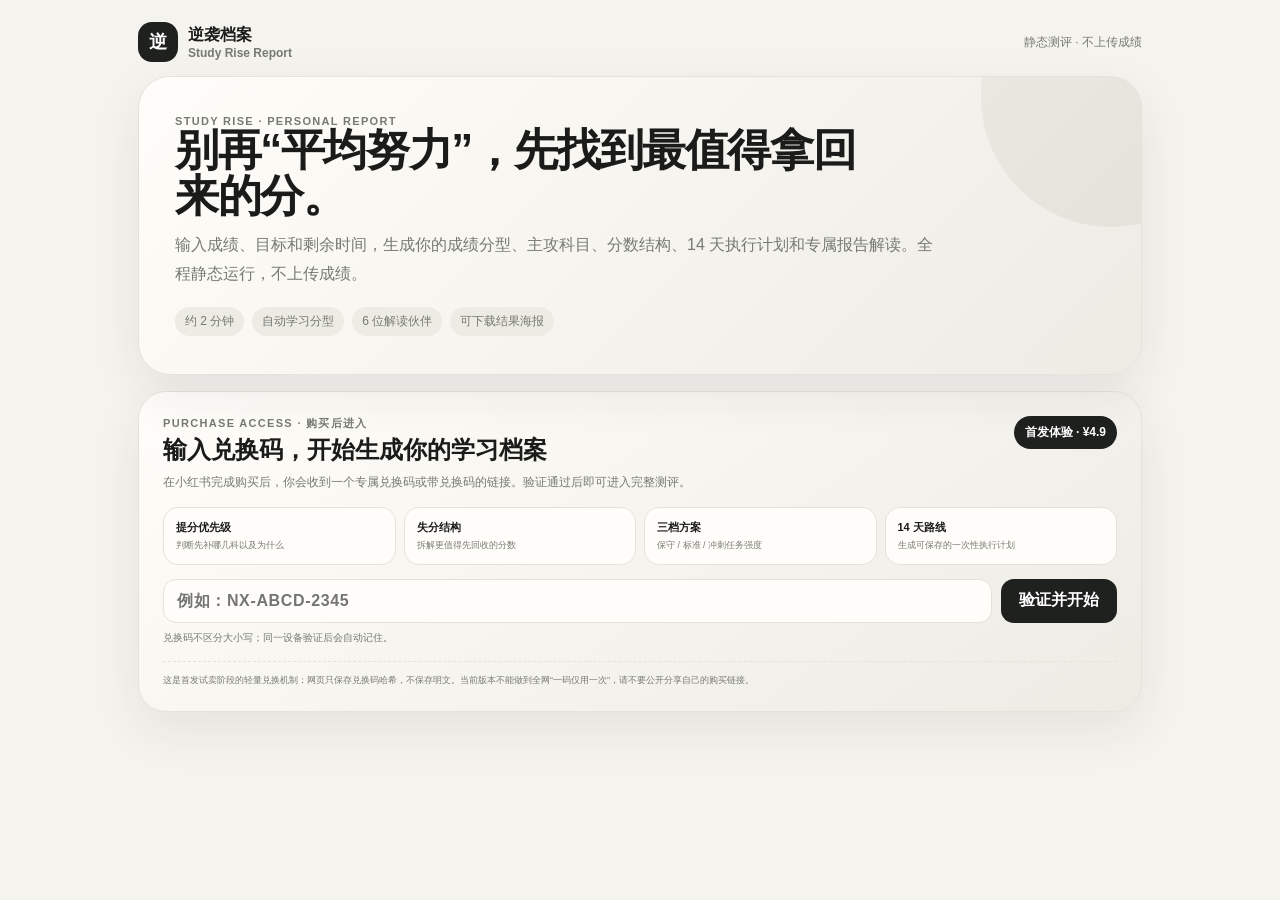
<file: index.html>
<!DOCTYPE html>
<html lang="zh-CN">
<head>
<meta charset="UTF-8">
<meta name="viewport" content="width=device-width,initial-scale=1,viewport-fit=cover">
<meta http-equiv="Cache-Control" content="no-cache, no-store, must-revalidate">
<meta http-equiv="Pragma" content="no-cache">
<meta http-equiv="Expires" content="0">
<meta name="build-version" content="2026-09-01-sales-mvp1">
<meta name="theme-color" content="#f5f3ee">
<title>逆袭档案｜学习提分路线测试</title>
<style>
:root{
  --bg:#f5f3ee;--card:#fffdf9;--text:#1b1c19;--muted:#777a72;--line:#e5e2da;
  --accent:#1e211d;--accent2:#6f765e;--soft:#ecebe4;--good:#3d7957;--warn:#a86d2a;
  --shadow:0 18px 50px rgba(36,38,32,.08);--radius:26px
}
*{box-sizing:border-box}
html{scroll-behavior:smooth}
body{margin:0;background:var(--bg);color:var(--text);font-family:-apple-system,BlinkMacSystemFont,"Segoe UI","PingFang SC","Microsoft YaHei",sans-serif}
button,input,select{font:inherit}
button{cursor:pointer}
.wrap{max-width:1040px;margin:0 auto;padding:18px}
.top{display:flex;align-items:center;justify-content:space-between;gap:12px;margin:4px 0 14px}
.brand{display:flex;align-items:center;gap:10px;font-weight:900}
.logo{width:40px;height:40px;border-radius:14px;background:var(--accent);color:white;display:grid;place-items:center;font-size:18px}
.mini{font-size:12px;color:var(--muted)}
.hero{position:relative;overflow:hidden;padding:28px;border-radius:32px;background:linear-gradient(135deg,var(--card),var(--soft));border:1px solid var(--line);box-shadow:var(--shadow)}
.hero:after{content:"";position:absolute;width:260px;height:260px;border-radius:50%;right:-100px;top:-110px;background:var(--accent2);opacity:.08}
.hero-layout{display:block;position:relative;z-index:1}
.hero-copy{padding:10px 8px;max-width:860px}
.hero h1{font-size:44px;line-height:1.05;letter-spacing:-1.4px;margin:0 0 12px;max-width:720px}
.hero p{color:var(--muted);line-height:1.8;margin:0;max-width:760px}
.hero-visual{position:relative;min-height:330px;border-radius:26px;background:linear-gradient(160deg,#14213a,#1d3155 55%,#284c78);padding:16px;overflow:hidden;box-shadow:inset 0 0 0 1px rgba(255,255,255,.08)}
.final-visual-preview .hero-visual{margin-top:10px;min-height:320px}
.hero-stars{position:absolute;inset:0;background-image:radial-gradient(circle at 20% 30%,rgba(255,255,255,.75) 0 1px,transparent 1.5px),radial-gradient(circle at 65% 18%,rgba(255,255,255,.55) 0 1px,transparent 1.5px),radial-gradient(circle at 85% 60%,rgba(255,255,255,.5) 0 1px,transparent 1.5px);background-size:90px 90px,120px 120px,140px 140px;opacity:.5}
.hero-mascot{position:absolute;left:18px;bottom:15px;width:150px;height:150px;z-index:2}
.hero-dashboard{position:absolute;right:14px;top:16px;width:57%;display:grid;gap:8px;z-index:2}
.hero-mascot-center{left:50%;bottom:82px;transform:translateX(-50%);width:170px;height:170px}
.hero-brand-panel{position:absolute;left:18px;right:18px;bottom:16px;z-index:3;padding:13px 15px;border-radius:17px;background:rgba(255,255,255,.92);backdrop-filter:blur(10px);color:#18223a;box-shadow:0 10px 28px rgba(0,0,0,.14)}
.hero-brand-panel b{display:block;font-size:12px;margin-bottom:3px}.hero-brand-panel .tiny{font-size:10px;color:#73809a}
.hero-brand-mark{position:absolute;right:12px;top:10px;width:30px;height:30px;border-radius:10px;background:#1e2a47;color:#fff;display:grid;place-items:center;font-size:14px;font-weight:900}
.report-preview-card{overflow:hidden}
.final-step-card{border-color:var(--accent2);background:linear-gradient(145deg,var(--card),var(--soft))}
.final-visual-preview-inner{margin:14px 0}
.final-step-card .form-status{margin:14px 0 0;background:var(--card)}
.final-generate-btn{margin-top:14px;font-size:15px;padding:14px 18px}
.report-preview-grid{display:grid;grid-template-columns:repeat(4,1fr);gap:9px}
.report-preview-item{padding:15px;border-radius:16px;background:var(--soft);border:1px solid var(--line)}
.report-preview-item b{display:block;font-size:13px;margin-bottom:5px}
.report-preview-item span{display:block;font-size:10px;color:var(--muted);line-height:1.55}
.hero-mini-card{background:rgba(255,255,255,.92);backdrop-filter:blur(10px);border-radius:16px;padding:11px;color:#18223a;box-shadow:0 10px 28px rgba(0,0,0,.14)}
.hero-mini-card b{font-size:12px}.hero-mini-card .value{font-size:26px;font-weight:900;margin-top:4px}.hero-mini-card .tiny{font-size:10px;color:#73809a;margin-top:3px}
.hero-bars{display:grid;gap:5px;margin-top:7px}.hero-bar{height:5px;background:#e9edf4;border-radius:99px;overflow:hidden}.hero-bar i{display:block;height:100%;background:#6a85ff;border-radius:99px}
.mascot-art{width:100%;height:100%;display:block;filter:drop-shadow(0 8px 14px rgba(0,0,0,.14))}
.mascot-frame{width:62px;height:62px;border-radius:20px;display:grid;place-items:center;background:linear-gradient(145deg,var(--card),var(--soft));border:1px solid var(--line);overflow:hidden}
.companion-choice .mascot-frame{width:74px;height:74px;margin:0}
.companion-big-avatar{overflow:hidden}.companion-big-avatar .mascot-art{width:76px;height:76px}
@media(max-width:760px){.score-structure-grid{grid-template-columns:1fr 1fr}.conclusion-grid{grid-template-columns:1fr 1fr}.report-preview-grid{grid-template-columns:1fr 1fr}.companion-grid{grid-template-columns:repeat(2,minmax(0,1fr))}.companion-choice{min-height:222px}.hero-layout{grid-template-columns:1fr}.hero-visual{min-height:300px}.hero-dashboard{width:58%}.hero-mascot{width:138px;height:138px}}
.hero-tags{display:flex;gap:8px;flex-wrap:wrap;margin-top:18px}
.tag{display:inline-block;padding:6px 10px;border-radius:999px;background:var(--soft);font-size:12px;color:var(--muted)}
.stepbar{display:grid;grid-template-columns:repeat(3,1fr);gap:8px;margin:16px 0}
.step{padding:11px;border-radius:14px;background:var(--soft);font-size:13px;color:var(--muted);text-align:center;font-weight:800}
.step.on{background:var(--accent);color:white}
.card{background:var(--card);border:1px solid var(--line);border-radius:var(--radius);padding:22px;box-shadow:var(--shadow);margin-bottom:16px}
.card h2{margin:0 0 5px;font-size:20px}
.card .desc{font-size:12px;color:var(--muted);margin-bottom:14px;line-height:1.65}
.grid2{display:grid;grid-template-columns:1fr 1fr;gap:14px}
.grid3{display:grid;grid-template-columns:repeat(3,1fr);gap:12px}
.grid4{display:grid;grid-template-columns:repeat(4,1fr);gap:10px}
label{display:block;font-size:12px;color:var(--muted);margin:10px 0 6px}
input,select{width:100%;padding:12px 13px;border:1px solid var(--line);border-radius:13px;background:var(--card);color:var(--text);outline:none}
input:focus,select:focus{border-color:var(--accent2);box-shadow:0 0 0 3px color-mix(in srgb,var(--accent2) 14%,transparent)}
.subject-head,.subject-row{display:grid;grid-template-columns:1.05fr .62fr .62fr .62fr .95fr 42px;gap:8px;align-items:end}
.subject-head{font-size:11px;color:var(--muted);padding:0 0 6px}
.subject-row{padding:7px 0;border-bottom:1px dashed var(--line)}
.subject-row:last-child{border-bottom:0}
.iconbtn{border:0;background:var(--soft);border-radius:11px;padding:11px;color:var(--muted)}
.btn{width:100%;border:0;border-radius:14px;padding:14px 16px;background:var(--accent);color:#fff;font-weight:900;font-size:16px;margin-top:12px}
.btn.ghost{background:var(--soft);color:var(--text)}
.btn.inline{width:auto;margin:0;padding:10px 13px;font-size:13px}
.theme-grid{display:grid;grid-template-columns:repeat(4,1fr);gap:10px}
.companion-grid{display:grid;grid-template-columns:repeat(3,minmax(0,1fr));grid-auto-rows:1fr;gap:12px;align-items:stretch}
.companion-choice{position:relative;min-height:230px;height:100%;display:grid;grid-template-rows:auto auto 1fr auto;align-content:stretch;padding:16px}
.companion-head{display:grid;grid-template-columns:76px 1fr;gap:12px;align-items:center;min-height:76px}
.companion-title{min-width:0}
.companion-title strong{font-size:15px;margin:0 0 4px}
.companion-choice .role{font-size:10px;color:var(--muted);margin:0;line-height:1.45;min-height:29px;display:-webkit-box;-webkit-line-clamp:2;-webkit-box-orient:vertical;overflow:hidden}
.companion-use{font-size:11px;color:var(--muted);line-height:1.55;margin-top:12px;min-height:35px;display:-webkit-box;-webkit-line-clamp:2;-webkit-box-orient:vertical;overflow:hidden}
.companion-choice .traits{display:flex;gap:5px;flex-wrap:wrap;align-content:flex-end;margin-top:12px;min-height:28px}
.companion-choice .trait{font-size:10px;padding:4px 7px;border-radius:999px;background:var(--soft);color:var(--muted);white-space:nowrap}
.companion-choice.active:after{content:"已选择";position:absolute;right:11px;top:11px;padding:4px 8px;border-radius:999px;background:var(--accent);color:#fff;font-size:9px;font-weight:900}
.companion-choice.active{border-color:var(--accent2);box-shadow:0 0 0 2px color-mix(in srgb,var(--accent2) 22%,transparent)}
.auto-match{display:grid;grid-template-columns:1fr auto;align-items:center;gap:14px;padding:15px 16px;border-radius:17px;background:var(--soft);border:1px solid var(--line);margin:12px 0 14px}
.auto-match b{display:block}.auto-match .small{margin-top:3px}
.companion-result{margin-top:14px}
.companion-profile{display:grid;grid-template-columns:92px 1fr;gap:16px;align-items:center;padding:18px;border-radius:20px;background:var(--soft);border:1px solid var(--line)}
.companion-big-avatar{width:86px;height:86px;border-radius:26px;background:var(--card);border:1px solid var(--line);display:grid;place-items:center;font-size:46px}
.companion-meta{display:flex;gap:6px;flex-wrap:wrap;margin:7px 0}
.companion-meta span{padding:5px 8px;border-radius:999px;background:var(--card);border:1px solid var(--line);font-size:10px;color:var(--muted)}






.mascot-state{animation:buddyFloat 2.6s ease-in-out infinite}
.mascot-state.done{animation:buddyPop .55s ease}
@keyframes buddyFloat{0%,100%{transform:translateY(0)}50%{transform:translateY(-3px)}}
@keyframes buddyPop{0%{transform:scale(.88)}55%{transform:scale(1.08)}100%{transform:scale(1)}}
.buddy-dialogue{margin-top:12px;padding:15px;border-radius:16px;background:var(--card);border:1px dashed var(--line);line-height:1.7}
.buddy-tools{display:flex;gap:8px;flex-wrap:wrap;margin-top:10px}
.buddy-tools button{border:0;border-radius:999px;padding:8px 11px;background:var(--soft);color:var(--text);font-weight:800;font-size:12px}
.choice{border:1px solid var(--line);border-radius:17px;padding:14px;background:var(--card);cursor:pointer;transition:.18s}
.choice:hover{transform:translateY(-1px)}
.choice.active{outline:3px solid var(--accent2)}
.choice strong{display:block;margin-bottom:4px}
.choice small{color:var(--muted);line-height:1.45}
.emoji{font-size:27px;margin-bottom:7px}
.swatches{display:flex;gap:5px;margin-top:8px}.sw{width:16px;height:16px;border-radius:50%}
.hidden{display:none!important}
.result-cover{position:relative;overflow:hidden;padding:30px;border-radius:30px;background:linear-gradient(135deg,var(--soft),var(--card));border:1px solid var(--line);box-shadow:var(--shadow);margin-bottom:16px}
.result-cover:after{content:"";position:absolute;width:210px;height:210px;border-radius:50%;right:-80px;bottom:-100px;background:var(--accent2);opacity:.09}
.dashboard-strip{display:grid;grid-template-columns:1.15fr 1fr 1fr;gap:12px;margin-bottom:16px}
.dash-card{position:relative;overflow:hidden;padding:18px;border-radius:22px;background:var(--card);border:1px solid var(--line);box-shadow:var(--shadow);min-height:150px}
.dash-card:after{content:"";position:absolute;width:90px;height:90px;border-radius:50%;right:-28px;bottom:-35px;background:var(--accent2);opacity:.07}
.dash-label{font-size:11px;color:var(--muted);font-weight:900;letter-spacing:.06em}
.dash-big{font-size:26px;font-weight:900;margin:8px 0 5px}
.dash-sub{font-size:12px;color:var(--muted);line-height:1.55}
.dash-progress{height:9px;border-radius:99px;background:var(--soft);overflow:hidden;margin-top:12px}
.dash-progress i{display:block;height:100%;border-radius:99px;background:var(--accent2)}
.dash-buddy{display:grid;grid-template-columns:76px 1fr;gap:12px;align-items:center}
.dash-buddy-art{width:72px;height:72px;border-radius:22px;background:var(--soft);border:1px solid var(--line);display:grid;place-items:center;overflow:hidden}
.dash-buddy-art .mascot-art{width:66px;height:66px}
.state-pill{display:inline-flex;align-items:center;gap:5px;padding:5px 8px;border-radius:999px;background:var(--soft);font-size:10px;color:var(--muted);font-weight:800}
@media(max-width:760px){.dashboard-strip{grid-template-columns:1fr 1fr}.dashboard-strip .dash-card:first-child{grid-column:1/-1}}
@media(max-width:480px){.companion-grid{grid-template-columns:1fr}.companion-choice{min-height:0}.companion-use{min-height:0}.companion-choice .role{min-height:0}.auto-match{grid-template-columns:1fr}.auto-match .btn.inline{width:100%}}
@media(max-width:430px){.score-structure-grid,.conclusion-grid,.report-preview-grid{grid-template-columns:1fr}.dashboard-strip{grid-template-columns:1fr}.dashboard-strip .dash-card:first-child{grid-column:auto}}
.eyebrow{font-size:11px;letter-spacing:.12em;font-weight:900;color:var(--muted)}
.result-title{font-size:38px;line-height:1.1;margin:8px 0 10px;letter-spacing:-1px}
.result-sub{color:var(--muted);line-height:1.7;max-width:760px}
.kpi{padding:15px;border-radius:17px;background:var(--soft);min-height:92px}
.kpi span{display:block;font-size:11px;color:var(--muted)}
.kpi b{display:block;font-size:25px;margin-top:7px}
.kpi em{font-style:normal;font-size:11px;color:var(--muted)}
.section-title{display:flex;justify-content:space-between;gap:10px;align-items:center;margin-bottom:10px}
.section-title h2{margin:0}
.priority{padding:13px 0;border-bottom:1px solid var(--line)}
.priority:last-child{border-bottom:0}
.priority-grid{display:grid;grid-template-columns:repeat(3,1fr);gap:10px}
.priority-focus{position:relative;padding:17px;border:1px solid var(--line);border-radius:19px;background:var(--card);overflow:hidden;min-height:178px}
.priority-focus:first-child{background:linear-gradient(145deg,var(--soft),var(--card));border-color:var(--accent2)}
.priority-rank{width:28px;height:28px;border-radius:9px;display:grid;place-items:center;background:var(--soft);font-size:11px;font-weight:900;color:var(--muted);margin-bottom:11px}
.priority-focus:first-child .priority-rank{background:var(--accent);color:#fff}
.priority-focus h3{margin:0;font-size:19px}
.priority-score{font-size:12px;color:var(--muted);margin:4px 0 10px}
.priority-gap{font-size:26px;font-weight:900;margin:4px 0}
.priority-why{font-size:11px;color:var(--muted);line-height:1.6;margin-top:9px}
.priority-action{margin-top:10px;padding:8px 10px;border-radius:11px;background:var(--soft);font-size:11px;line-height:1.5}
.priority-rest{display:flex;gap:7px;flex-wrap:wrap;margin-top:11px}
.rest-chip{padding:7px 9px;border-radius:999px;border:1px solid var(--line);font-size:11px;color:var(--muted);background:var(--card)}
.diagnosis-layout{display:grid;grid-template-columns:1.08fr .92fr;gap:14px}
.diagnosis-grid{display:grid;gap:9px}
.diag-item{display:grid;grid-template-columns:38px 1fr;gap:11px;padding:14px;border-radius:17px;border:1px solid var(--line);background:var(--card)}
.diag-item.primary{background:linear-gradient(145deg,var(--soft),var(--card));border-color:var(--accent2)}
.diag-icon{width:36px;height:36px;border-radius:12px;background:var(--soft);display:grid;place-items:center;font-size:16px}
.diag-item.primary .diag-icon{background:var(--accent);color:#fff}
.diag-item b{display:block;font-size:13px;margin-bottom:4px}
.diag-item p{margin:0;color:var(--muted);font-size:11px;line-height:1.6}
.time-panel{padding:15px;border-radius:18px;background:var(--soft);border:1px solid var(--line)}
.time-panel-head{display:flex;justify-content:space-between;gap:10px;align-items:flex-start;margin-bottom:8px}
.time-allocation{display:grid;gap:8px}
.time-row{padding:10px 11px;border-radius:13px;background:var(--card);border:1px solid var(--line)}
.time-row-top{display:flex;justify-content:space-between;gap:10px;font-size:12px;font-weight:850}
.time-row-top span:last-child{color:var(--muted)}
.time-mini-bar{height:6px;background:var(--soft);border-radius:99px;overflow:hidden;margin-top:7px}
.time-mini-bar i{display:block;height:100%;background:var(--accent2);border-radius:99px}
@media(max-width:760px){.priority-grid{grid-template-columns:1fr 1fr}.priority-grid .priority-focus:first-child{grid-column:1/-1}.diagnosis-layout{grid-template-columns:1fr}}
@media(max-width:430px){.priority-grid{grid-template-columns:1fr}.priority-grid .priority-focus:first-child{grid-column:auto}}
.phead{display:flex;justify-content:space-between;gap:12px;font-weight:850}
.bar{height:8px;background:var(--soft);border-radius:99px;overflow:hidden;margin:8px 0}
.bar i{display:block;height:100%;background:var(--accent2);border-radius:99px}
.small{font-size:12px;color:var(--muted);line-height:1.65}
.quote{padding:17px;background:var(--soft);border-left:4px solid var(--accent2);border-radius:14px;line-height:1.75}
.phase{padding:15px;background:var(--soft);border-radius:16px;min-height:126px}
.phase b{display:block;margin-bottom:7px}
.day{padding:14px;border-radius:16px;background:var(--soft);margin:9px 0}
.dayhead{display:flex;justify-content:space-between;gap:10px;font-weight:850;margin-bottom:7px}
.task{padding:5px 0;line-height:1.6;font-size:13px}
.strategy-card{padding:16px;border:1px solid var(--line);border-radius:17px;background:var(--card)}
.strategy-card b{display:block;margin-bottom:6px}
.paper{background:linear-gradient(var(--card),var(--card)) padding-box,repeating-linear-gradient(0deg,transparent 0 27px,color-mix(in srgb,var(--line) 65%,transparent) 28px) border-box}
.note-row{display:grid;grid-template-columns:110px 1fr;gap:12px;padding:11px 0;border-bottom:1px solid var(--line)}
.note-row:last-child{border-bottom:0}
.note-row b{font-size:13px}.note-row span{font-size:13px;color:var(--muted);line-height:1.65}
.companion-box{display:grid;grid-template-columns:72px 1fr;gap:14px;align-items:center;padding:16px;border-radius:18px;background:var(--soft)}
.companion-avatar{width:66px;height:66px;border-radius:21px;background:var(--card);display:grid;place-items:center;font-size:34px;border:1px solid var(--line)}
.actions{display:grid;grid-template-columns:1fr 1fr;gap:10px}
.notice{font-size:11px;color:var(--muted);line-height:1.65;margin-top:10px}
.toast{position:fixed;left:50%;bottom:28px;transform:translateX(-50%);padding:10px 14px;background:#111;color:#fff;border-radius:999px;font-size:13px;opacity:0;pointer-events:none;transition:.2s;z-index:9}
.toast.show{opacity:1}
.form-status{position:relative;background:var(--card);border:1px solid var(--line);border-radius:20px;padding:14px 16px;margin-bottom:14px;box-shadow:0 10px 30px rgba(36,38,32,.05)}
.form-status-main{display:flex;justify-content:space-between;gap:14px;align-items:flex-start}
.form-status-main b{display:block;font-size:14px;margin-top:2px}
.mini-link{border:0;background:transparent;color:var(--muted);font-size:11px;padding:5px;white-space:nowrap}
.form-progress{height:6px;border-radius:99px;background:var(--soft);overflow:hidden;margin:11px 0 9px}
.form-progress i{display:block;height:100%;border-radius:99px;background:var(--accent2);transition:width .25s}
.input-snapshot{display:flex;gap:7px;flex-wrap:wrap}
.input-snapshot span{padding:5px 8px;border-radius:999px;background:var(--soft);font-size:10px;color:var(--muted)}
.input-snapshot b{display:inline;font-size:10px;color:var(--text)}
.inline-note{margin-top:10px;padding:10px 12px;border-radius:13px;background:var(--soft);font-size:11px;color:var(--muted);line-height:1.55}
.method-note{margin-top:13px;border-top:1px dashed var(--line);padding-top:10px;color:var(--muted);font-size:10px;line-height:1.65}
.method-note summary{cursor:pointer;font-weight:850;color:var(--muted);width:max-content}
.method-note div{padding-top:7px;max-width:780px}
.result-toolbar{position:sticky;top:8px;z-index:7;display:flex;justify-content:space-between;gap:10px;align-items:center;padding:9px 10px;margin:0 0 14px;border-radius:18px;background:color-mix(in srgb,var(--card) 94%,transparent);backdrop-filter:blur(16px);border:1px solid var(--line);box-shadow:0 9px 24px rgba(36,38,32,.06)}
.result-nav{display:flex;gap:5px;overflow-x:auto;scrollbar-width:none}
.result-nav::-webkit-scrollbar{display:none}
.result-nav a{text-decoration:none;color:var(--muted);font-size:11px;font-weight:850;padding:7px 9px;border-radius:999px;white-space:nowrap}
.result-nav a:hover{background:var(--soft);color:var(--text)}
.view-switch{display:flex;gap:4px;padding:3px;border-radius:999px;background:var(--soft);flex-shrink:0}
.view-btn{border:0;border-radius:999px;padding:6px 9px;background:transparent;color:var(--muted);font-size:10px;font-weight:900}
.view-btn.active{background:var(--accent);color:#fff}
.section-anchor{scroll-margin-top:80px}
#resultArea.focus-mode .detail-full{display:none!important}
.strategy-layer{margin-top:13px;padding-top:12px;border-top:1px dashed var(--line)}
.lever-compact{display:flex;gap:7px;flex-wrap:wrap;margin-top:8px}
.lever-chip{display:inline-flex;align-items:center;gap:6px;padding:7px 9px;border-radius:999px;background:var(--soft);font-size:10px;color:var(--muted)}
.lever-chip b{color:var(--text);font-size:10px}
.mobile-generate{display:none}
:focus-visible{outline:3px solid color-mix(in srgb,var(--accent2) 40%,transparent);outline-offset:2px}
@media(prefers-reduced-motion:reduce){*,*:before,*:after{scroll-behavior:auto!important;animation:none!important;transition:none!important}}
.metric-row{display:grid;grid-template-columns:1fr 1fr;gap:14px}
.metric-card{padding:18px;border-radius:20px;background:var(--soft);border:1px solid var(--line)}
.metric-card h3{margin:0 0 6px;font-size:16px}.metric-card .big{font-size:30px;font-weight:900;margin:7px 0}
.meter{height:12px;background:var(--card);border-radius:99px;overflow:hidden;border:1px solid var(--line)}
.meter i{display:block;height:100%;background:var(--accent2);border-radius:99px}
.trend-chart{height:160px;border-radius:16px;background:var(--card);border:1px solid var(--line);padding:12px;margin-top:10px}
.trend-chart svg{width:100%;height:100%}
.lever-grid{display:grid;grid-template-columns:repeat(3,1fr);gap:10px}
.lever{padding:15px;border:1px solid var(--line);border-radius:17px;background:var(--card)}
.lever .level{display:inline-block;padding:5px 8px;border-radius:999px;background:var(--soft);font-size:11px;color:var(--muted);margin-top:8px}
.plan-card{overflow:hidden}
.plan-tabs{display:flex;gap:7px;flex-shrink:0}
.plan-tab{border:1px solid var(--line);background:var(--soft);color:var(--muted);padding:8px 12px;border-radius:999px;font-weight:850;font-size:12px}
.plan-tab.active{background:var(--accent);color:#fff;border-color:var(--accent)}
.plan-week{display:none}.plan-week.active{display:block}
.plan-summary{display:flex;justify-content:space-between;gap:12px;align-items:center;padding:13px 15px;border-radius:16px;background:var(--soft);margin-bottom:10px}
.plan-summary b{font-size:14px}.plan-summary span{font-size:11px;color:var(--muted)}
.plan-list{display:grid;gap:8px}
.plan-day{display:grid;grid-template-columns:62px 1fr;gap:12px;padding:13px 14px;border:1px solid var(--line);border-radius:17px;background:var(--card);transition:.18s}
.plan-day:hover{transform:translateY(-1px);box-shadow:0 8px 22px rgba(36,38,32,.05)}
.plan-date{display:flex;flex-direction:column;align-items:center;justify-content:center;border-radius:13px;background:var(--soft);min-height:76px}
.plan-date b{font-size:18px}.plan-date span{font-size:10px;color:var(--muted);margin-top:3px}
.plan-main{min-width:0}
.plan-day-head{display:flex;align-items:center;gap:7px;flex-wrap:wrap;margin-bottom:7px}
.plan-day-head b{font-size:13px}
.plan-phase{font-size:10px;padding:4px 7px;border-radius:999px;background:var(--soft);color:var(--muted)}
.plan-task{display:grid;grid-template-columns:48px 1fr;gap:7px;align-items:start;padding:4px 0;font-size:12px;line-height:1.55}
.plan-task strong{font-size:10px;color:var(--muted);font-weight:850;padding-top:2px}
.plan-review{margin-top:5px;padding:7px 9px;border-radius:11px;background:var(--soft);font-size:11px;color:var(--muted);line-height:1.5}
.avoid-card{overflow:hidden}
.avoid-grid{display:grid;grid-template-columns:repeat(2,1fr);gap:10px}
.avoid-item{position:relative;padding:16px 16px 15px 48px;border:1px solid var(--line);border-radius:17px;background:var(--card);min-height:108px}
.avoid-num{position:absolute;left:14px;top:15px;width:24px;height:24px;border-radius:8px;background:var(--soft);display:grid;place-items:center;font-size:10px;font-weight:900;color:var(--muted)}
.avoid-item b{display:block;font-size:13px;margin-bottom:5px}
.avoid-item p{margin:0;font-size:11px;color:var(--muted);line-height:1.6}
.avoid-item.primary{background:linear-gradient(135deg,var(--soft),var(--card));border-color:var(--accent2)}
@media(max-width:760px){.plan-card .section-title,.avoid-card .section-title{align-items:flex-start}.plan-tabs{margin-top:3px}.avoid-grid{grid-template-columns:1fr}}
@media(max-width:430px){.plan-card .section-title{display:block}.plan-tabs{margin:10px 0 2px}.plan-day{grid-template-columns:52px 1fr;padding:11px}.plan-task{grid-template-columns:42px 1fr}.avoid-item{min-height:auto}}
.review-schedule{display:grid;grid-template-columns:repeat(5,1fr);gap:9px}
.review-step{padding:13px;border-radius:16px;background:var(--soft);text-align:center;border:1px solid var(--line)}
.review-step b{display:block;font-size:18px;margin-bottom:4px}.review-step span{font-size:11px;color:var(--muted)}
.simulator{display:grid;grid-template-columns:1fr 1fr;gap:16px}
.range-line{display:flex;justify-content:space-between;gap:10px;font-size:12px;color:var(--muted);margin:8px 0}
input[type=range]{padding:0;border:0;box-shadow:none;background:transparent;accent-color:var(--accent2)}
.sim-result{padding:17px;border-radius:18px;background:var(--soft);border:1px solid var(--line)}
.sim-result .big{font-size:30px;font-weight:900}
.note-tabs{display:flex;gap:7px;flex-wrap:wrap;margin-bottom:12px}
.note-tab{border:0;border-radius:999px;padding:8px 11px;background:var(--soft);color:var(--muted);font-weight:800}
.note-tab.active{background:var(--accent);color:#fff}
.note-panel{display:none}.note-panel.active{display:block}
.note-box{min-height:76px;padding:13px;border:1px dashed var(--line);border-radius:14px;margin:8px 0;color:var(--muted);font-size:13px;line-height:1.65}
.score-pill{display:inline-block;padding:4px 8px;border-radius:999px;background:var(--soft);font-size:11px;color:var(--muted)}
.radar-wrap{display:grid;grid-template-columns:260px 1fr;gap:18px;align-items:center}
.radar{width:100%;max-width:260px;aspect-ratio:1;margin:auto}.radar svg{width:100%;height:100%}
.risk-list{display:grid;grid-template-columns:1fr 1fr;gap:9px}
.risk-item{padding:13px;border-radius:15px;background:var(--soft);border:1px solid var(--line)}
.risk-item b{display:flex;justify-content:space-between;gap:10px;margin-bottom:5px}
.goal-grid{display:grid;grid-template-columns:repeat(3,1fr);gap:10px}
.goal-card{padding:16px;border-radius:18px;border:1px solid var(--line);background:var(--card)}
.goal-card .num{font-size:30px;font-weight:900;margin:5px 0}
.poster-controls{display:flex;gap:8px;flex-wrap:wrap;margin-bottom:12px}
.poster-btn{border:0;border-radius:999px;padding:8px 11px;background:var(--soft);color:var(--muted);font-weight:800}
.poster-btn.active{background:var(--accent);color:#fff}
.poster-preview{border-radius:20px;overflow:hidden;border:1px solid var(--line);background:var(--soft);padding:10px}
.poster-preview canvas{display:block;width:100%;height:auto;border-radius:14px;background:#fff}
@media(max-width:760px){
  .radar-wrap{grid-template-columns:1fr}.risk-list,.goal-grid{grid-template-columns:1fr 1fr}
  .result-toolbar{top:6px;display:block;padding:8px}.result-nav{margin-bottom:6px}.view-switch{width:max-content}
  .form-status{top:6px}.input-snapshot{gap:5px}
}
@media(max-width:430px){
  .risk-list,.goal-grid{grid-template-columns:1fr}
  body{padding-bottom:78px}
  .mobile-generate{display:flex;position:fixed;left:10px;right:10px;bottom:max(10px,env(safe-area-inset-bottom));z-index:20;padding:10px 11px;border-radius:18px;background:color-mix(in srgb,var(--card) 95%,transparent);backdrop-filter:blur(18px);border:1px solid var(--line);box-shadow:0 14px 34px rgba(0,0,0,.14);align-items:center;justify-content:space-between;gap:10px}
  .mobile-generate div b{display:block;font-size:12px}.mobile-generate div span{font-size:9px;color:var(--muted)}
  .mobile-generate button{border:0;border-radius:13px;background:var(--accent);color:#fff;font-weight:900;padding:10px 13px}
  .form-status{position:relative;top:auto}
  .result-toolbar{position:sticky;top:5px}
}
@media(max-width:760px){.lever-grid{grid-template-columns:1fr 1fr}.review-schedule{grid-template-columns:repeat(3,1fr)}.simulator,.metric-row{grid-template-columns:1fr}}

.theme-cute{--bg:#fff7f8;--card:#fff;--text:#422f37;--muted:#8d7480;--line:#efdce4;--accent:#cf7190;--accent2:#e491ad;--soft:#fbe8ef}
.theme-dark{--bg:#15171c;--card:#202329;--text:#f5f6f8;--muted:#aeb3bd;--line:#353a44;--accent:#f4f5f7;--accent2:#8d9cff;--soft:#2b2f37}
.theme-campus{--bg:#eef7ff;--card:#fff;--text:#19364f;--muted:#74899d;--line:#d9e7f2;--accent:#356fa8;--accent2:#5f97cb;--soft:#e1eef8}
.theme-scholar{--bg:#f5f3ee;--card:#fffdf9;--text:#1b1c19;--muted:#777a72;--line:#e5e2da;--accent:#1e211d;--accent2:#6f765e;--soft:#ecebe4}
@media(max-width:760px){
  .wrap{padding:12px}.hero{padding:25px}.hero h1{font-size:33px}.result-title{font-size:31px}
  .grid2,.grid3,.grid4,.theme-grid{grid-template-columns:1fr 1fr}
  .companion-grid{grid-template-columns:1fr}
  .companion-choice{min-height:0;height:auto;grid-template-rows:auto auto auto;padding:14px}
  .companion-choice>div:nth-child(3){display:none}
  .companion-use{min-height:0;margin-top:9px}
  .companion-choice .traits{min-height:0;margin-top:10px}
  .companion-choice .role{min-height:0}
  .subject-head{display:none}.subject-row{grid-template-columns:1fr 1fr}.subject-row .remove{grid-column:2}
  .actions{grid-template-columns:1fr}.top{align-items:flex-start}
  .auto-match{grid-template-columns:1fr auto;padding:13px 14px}
}
@media(max-width:520px){
  .theme-grid{grid-template-columns:1fr 1fr}
  .companion-grid{grid-template-columns:1fr}
  .companion-head{grid-template-columns:68px 1fr;gap:11px;min-height:68px}
  .companion-choice .mascot-frame{width:66px;height:66px;border-radius:18px}
  .companion-title strong{font-size:16px}
  .companion-use{font-size:11px;line-height:1.5}
  .auto-match{grid-template-columns:1fr}
  .auto-match .btn.inline{width:100%;margin-top:2px}
  .note-row{grid-template-columns:1fr;gap:3px}
  .companion-profile{grid-template-columns:76px 1fr}
  .companion-big-avatar{width:70px;height:70px;font-size:38px}
  #formArea{padding-bottom:96px}
}
@media(max-width:430px){
  .grid4{grid-template-columns:1fr 1fr}
  .theme-grid{grid-template-columns:1fr}
}

/* v7 assessment depth */
.profile-tags{display:flex;gap:6px;flex-wrap:wrap;margin-top:10px}
.profile-tags span{padding:5px 8px;border-radius:999px;background:var(--soft);font-size:10px;color:var(--muted);font-weight:800}
.score-structure-grid{display:grid;grid-template-columns:repeat(3,minmax(0,1fr));gap:10px}
.score-structure-card{padding:16px;border:1px solid var(--line);border-radius:18px;background:var(--card);min-width:0}
.score-structure-card.primary{background:linear-gradient(145deg,var(--soft),var(--card));border-color:var(--accent2)}
.score-structure-top{display:flex;justify-content:space-between;align-items:flex-start;gap:8px}
.score-structure-card h3{margin:0;font-size:17px}
.score-band{padding:5px 8px;border-radius:999px;background:var(--soft);font-size:9px;color:var(--muted);white-space:nowrap}
.recover-range{font-size:25px;font-weight:900;margin:12px 0 2px}
.recover-label{font-size:9px;color:var(--muted);line-height:1.45;margin-bottom:10px}
.structure-row{padding:8px 0;border-top:1px dashed var(--line);font-size:10px;color:var(--muted);line-height:1.6}
.loss-grid{display:grid;grid-template-columns:repeat(3,minmax(0,1fr));gap:10px}
.loss-card{padding:17px;border-radius:19px;border:1px solid var(--line);background:var(--card);min-width:0}
.loss-card:first-child{background:linear-gradient(145deg,var(--soft),var(--card));border-color:var(--accent2)}
.loss-head{display:flex;justify-content:space-between;gap:8px;align-items:flex-start;margin-bottom:11px}
.loss-head h3{margin:0;font-size:18px}.loss-head span{font-size:9px;padding:5px 7px;border-radius:999px;background:var(--soft);color:var(--muted);white-space:nowrap}
.loss-type{font-size:11px;font-weight:900;margin-bottom:4px}
.loss-reason{font-size:10px;color:var(--muted);line-height:1.6;margin-bottom:11px}
.loss-layer{display:grid;grid-template-columns:62px 1fr;gap:8px;padding:8px 0;border-top:1px dashed var(--line);align-items:start}
.loss-layer b{font-size:9px;color:var(--muted);padding-top:1px}
.loss-layer div{font-size:10px;line-height:1.55}
.loss-layer.high div{font-weight:850;color:var(--text)}
.loss-action{margin-top:10px;padding:9px 10px;border-radius:12px;background:var(--soft);font-size:10px;line-height:1.55}
.scenario-tabs{display:flex;gap:7px;margin-bottom:12px;flex-wrap:wrap}
.scenario-tab{border:1px solid var(--line);border-radius:999px;padding:8px 11px;background:var(--soft);color:var(--muted);font-size:11px;font-weight:900}
.scenario-tab.active{background:var(--accent);color:#fff;border-color:var(--accent)}
.scenario-summary{display:grid;grid-template-columns:repeat(3,minmax(0,1fr));gap:9px;margin-bottom:12px}
.scenario-mini{padding:13px;border:1px solid var(--line);border-radius:16px;background:var(--card)}
.scenario-mini.recommended{background:linear-gradient(145deg,var(--soft),var(--card));border-color:var(--accent2)}
.scenario-mini-top{display:flex;justify-content:space-between;gap:6px;align-items:center}
.scenario-mini b{font-size:12px}.scenario-mini .badge{font-size:8px;padding:4px 6px;border-radius:999px;background:var(--accent);color:#fff}
.scenario-mini .num{font-size:24px;font-weight:900;margin:7px 0 2px}
.scenario-mini .small{font-size:9px;line-height:1.5}
.scenario-panel{display:none;padding:17px;border-radius:19px;background:var(--soft);border:1px solid var(--line)}
.scenario-panel.active{display:block}
.scenario-hero{display:grid;grid-template-columns:1fr auto;gap:14px;align-items:start;margin-bottom:12px}
.scenario-title{font-size:22px;font-weight:900;margin-bottom:4px}
.scenario-pressure{padding:6px 9px;border-radius:999px;background:var(--card);font-size:10px;font-weight:900;color:var(--muted)}
.scenario-metrics{display:grid;grid-template-columns:repeat(3,1fr);gap:8px}
.scenario-metric{padding:11px;border-radius:13px;background:var(--card);border:1px solid var(--line)}
.scenario-metric span{display:block;font-size:9px;color:var(--muted)}
.scenario-metric b{display:block;font-size:17px;margin-top:4px}
.scenario-subjects{display:grid;grid-template-columns:repeat(3,1fr);gap:8px;margin-top:10px}
.scenario-subject{padding:10px;border-radius:13px;background:var(--card);border:1px solid var(--line);font-size:10px;line-height:1.55}
.scenario-subject b{display:block;font-size:11px;margin-bottom:3px}
.scenario-note{margin-top:10px;font-size:10px;color:var(--muted);line-height:1.6}
.conclusion-grid{display:grid;grid-template-columns:repeat(2,minmax(0,1fr));gap:10px}
.conclusion-item{padding:16px;border-radius:18px;border:1px solid var(--line);background:var(--card)}
.conclusion-item:first-child{background:linear-gradient(145deg,var(--soft),var(--card));border-color:var(--accent2)}
.conclusion-no{font-size:9px;font-weight:900;color:var(--muted);margin-bottom:7px}
.conclusion-item b{display:block;font-size:13px;margin-bottom:5px}.conclusion-item p{margin:0;font-size:10px;color:var(--muted);line-height:1.6}
@media(max-width:760px){
  .score-structure-grid,.loss-grid,.scenario-summary{grid-template-columns:1fr 1fr}
  .scenario-metrics,.scenario-subjects{grid-template-columns:1fr 1fr}
}
@media(max-width:520px){
  .score-structure-grid,.loss-grid,.scenario-summary,.scenario-metrics,.scenario-subjects,.conclusion-grid{grid-template-columns:1fr}
  .scenario-hero{grid-template-columns:1fr}.scenario-pressure{width:max-content}
}

/* subject-specific strategy library */
.subject-strategy-grid{display:grid;grid-template-columns:repeat(2,minmax(0,1fr));gap:11px}
.subject-plan-card{border:1px solid var(--line);border-radius:20px;background:var(--card);padding:17px;min-width:0}
.subject-plan-card:first-child{background:linear-gradient(145deg,var(--soft),var(--card));border-color:var(--accent2)}
.subject-plan-head{display:flex;justify-content:space-between;gap:10px;align-items:flex-start;margin-bottom:11px}
.subject-plan-head h3{margin:0;font-size:19px}
.subject-stage{font-size:9px;padding:5px 8px;border-radius:999px;background:var(--soft);color:var(--muted);white-space:nowrap;font-weight:850}
.subject-scoreline{font-size:10px;color:var(--muted);margin-top:3px}
.subject-core{padding:11px 12px;border-radius:14px;background:var(--soft);margin-bottom:10px}
.subject-core span{display:block;font-size:9px;color:var(--muted);margin-bottom:3px}
.subject-core b{display:block;font-size:12px;line-height:1.55}
.subject-plan-row{display:grid;grid-template-columns:72px 1fr;gap:9px;padding:9px 0;border-top:1px dashed var(--line)}
.subject-plan-row>span{font-size:9px;color:var(--muted);font-weight:900;padding-top:2px}
.subject-plan-row>div{font-size:10px;line-height:1.65}
.subject-plan-row.action>div{font-weight:800;color:var(--text)}
.subject-plan-row.avoid>div{color:var(--muted)}
.subject-check{margin-top:10px;padding:10px 11px;border-radius:13px;border:1px solid var(--line);font-size:10px;line-height:1.6}
.subject-check b{display:block;font-size:9px;color:var(--muted);margin-bottom:3px}
.subject-issue-chip{display:inline-flex;margin-top:8px;padding:5px 8px;border-radius:999px;background:var(--soft);font-size:9px;color:var(--muted);font-weight:850}
@media(max-width:760px){.subject-strategy-grid{grid-template-columns:1fr}}
@media(max-width:430px){.subject-plan-card{padding:14px}.subject-plan-row{grid-template-columns:64px 1fr}}

/* explainable assessment */
.explain-details{margin-top:11px;border-top:1px dashed var(--line);padding-top:9px}
.explain-details summary,.report-evidence summary{cursor:pointer;list-style:none;font-size:10px;font-weight:900;color:var(--muted);width:max-content}
.explain-details summary::-webkit-details-marker,.report-evidence summary::-webkit-details-marker{display:none}
.explain-details summary:before,.report-evidence summary:before{content:"＋";display:inline-grid;place-items:center;width:18px;height:18px;border-radius:6px;background:var(--soft);margin-right:6px;font-size:11px;color:var(--text)}
.explain-details[open] summary:before,.report-evidence[open] summary:before{content:"－"}
.evidence-body{padding-top:10px;display:grid;gap:7px}
.evidence-row{display:grid;grid-template-columns:82px 1fr;gap:8px;align-items:start;font-size:10px;line-height:1.55}
.evidence-row b{color:var(--muted);font-size:9px;padding-top:1px}
.evidence-value{color:var(--text)}
.evidence-meter{height:6px;border-radius:99px;background:var(--soft);overflow:hidden;margin-top:5px}
.evidence-meter i{display:block;height:100%;border-radius:99px;background:var(--accent2)}
.evidence-note{padding:9px 10px;border-radius:12px;background:var(--soft);font-size:9px;color:var(--muted);line-height:1.6}
.report-evidence{margin-top:13px;padding-top:12px;border-top:1px dashed var(--line)}
.report-evidence-body{display:grid;grid-template-columns:repeat(3,minmax(0,1fr));gap:9px;margin-top:10px}
.report-evidence-card{padding:12px;border-radius:14px;background:var(--soft);border:1px solid var(--line)}
.report-evidence-card b{display:block;font-size:10px;margin-bottom:4px}
.report-evidence-card span{display:block;font-size:9px;color:var(--muted);line-height:1.55}
@media(max-width:760px){.report-evidence-body{grid-template-columns:1fr 1fr}}
@media(max-width:520px){.report-evidence-body{grid-template-columns:1fr}.evidence-row{grid-template-columns:72px 1fr}}

/* lightweight paid-access gate */
.access-gate{margin:16px 0}
.access-card{background:linear-gradient(145deg,var(--card),var(--soft));border:1px solid var(--line);border-radius:28px;padding:24px;box-shadow:var(--shadow)}
.access-head{display:grid;grid-template-columns:1fr auto;gap:16px;align-items:start}
.access-head h2{margin:3px 0 7px;font-size:24px}
.access-price{padding:8px 11px;border-radius:999px;background:var(--accent);color:#fff;font-weight:900;font-size:12px;white-space:nowrap}
.access-benefits{display:grid;grid-template-columns:repeat(4,1fr);gap:8px;margin:14px 0}
.access-benefit{padding:12px;border-radius:15px;background:var(--card);border:1px solid var(--line)}
.access-benefit b{display:block;font-size:11px;margin-bottom:4px}
.access-benefit span{display:block;font-size:9px;color:var(--muted);line-height:1.45}
.access-form{display:grid;grid-template-columns:1fr auto;gap:9px;margin-top:13px}
.access-form input{text-transform:uppercase;font-weight:850;letter-spacing:.04em}
.access-form button{border:0;border-radius:13px;padding:0 18px;background:var(--accent);color:#fff;font-weight:900}
.access-message{min-height:18px;margin-top:8px;font-size:10px;color:var(--muted)}
.access-message.ok{color:var(--good)}.access-message.error{color:#b34c4c}
.access-foot{margin-top:12px;padding-top:11px;border-top:1px dashed var(--line);font-size:9px;color:var(--muted);line-height:1.6}
@media(max-width:620px){
  .access-card{padding:18px}.access-head{grid-template-columns:1fr}.access-price{width:max-content}
  .access-benefits{grid-template-columns:1fr 1fr}.access-form{grid-template-columns:1fr}
  .access-form button{padding:12px 16px}
}
@media(max-width:390px){.access-benefits{grid-template-columns:1fr}}
@media print{
  body{background:white}.no-print,.hero,.stepbar,.top{display:none!important}
  .wrap{max-width:none;padding:0}.card,.result-cover{box-shadow:none;break-inside:avoid}
  #resultArea.focus-mode .detail-full{display:block!important}
}
</style>
</head>
<body class="theme-scholar">
<div class="wrap">
  <div class="top">
    <div class="brand"><div class="logo">逆</div><div>逆袭档案<div class="mini">Study Rise Report</div></div></div>
    <div class="mini">静态测评 · 不上传成绩</div>
  </div>

  <section class="hero">
    <div class="hero-layout">
      <div class="hero-copy">
        <div class="eyebrow">STUDY RISE · PERSONAL REPORT</div>
        <h1>别再“平均努力”，先找到最值得拿回来的分。</h1>
        <p>输入成绩、目标和剩余时间，生成你的成绩分型、主攻科目、分数结构、14 天执行计划和专属报告解读。全程静态运行，不上传成绩。</p>
        <div class="hero-tags">
          <span class="tag">约 2 分钟</span><span class="tag">自动学习分型</span><span class="tag">6 位解读伙伴</span><span class="tag">可下载结果海报</span>
        </div>
      </div>
    </div>
  </section>

  <section id="accessGate" class="access-gate no-print">
    <div class="access-card">
      <div class="access-head">
        <div>
          <div class="eyebrow">PURCHASE ACCESS · 购买后进入</div>
          <h2>输入兑换码，开始生成你的学习档案</h2>
          <div class="small">在小红书完成购买后，你会收到一个专属兑换码或带兑换码的链接。验证通过后即可进入完整测评。</div>
        </div>
        <div class="access-price">首发体验 · ¥4.9</div>
      </div>
      <div class="access-benefits">
        <div class="access-benefit"><b>提分优先级</b><span>判断先补哪几科以及为什么</span></div>
        <div class="access-benefit"><b>失分结构</b><span>拆解更值得先回收的分数</span></div>
        <div class="access-benefit"><b>三档方案</b><span>保守 / 标准 / 冲刺任务强度</span></div>
        <div class="access-benefit"><b>14 天路线</b><span>生成可保存的一次性执行计划</span></div>
      </div>
      <div class="access-form">
        <input id="accessCode" maxlength="20" autocomplete="one-time-code" placeholder="例如：NX-ABCD-2345" aria-label="兑换码">
        <button type="button" onclick="verifyAccess()">验证并开始</button>
      </div>
      <div id="accessMessage" class="access-message">兑换码不区分大小写；同一设备验证后会自动记住。</div>
      <div class="access-foot">这是首发试卖阶段的轻量兑换机制：网页只保存兑换码哈希，不保存明文。当前版本不能做到全网“一码仅用一次”，请不要公开分享自己的购买链接。</div>
    </div>
  </section>

  <div class="stepbar no-print hidden" id="mainStepbar">
    <div class="step on" id="s1">1 · 填写档案</div>
    <div class="step" id="s2">2 · 成绩分型</div>
    <div class="step" id="s3">3 · 逆袭报告</div>
  </div>

  <section id="formArea" class="hidden">
    <div class="card">
      <h2>先告诉我你的基本情况</h2>
      <div class="desc">信息越接近你最近一次考试，生成的路线越有参考价值。</div>
      <div class="grid2">
        <div><label>昵称（可选）</label><input id="nickname" placeholder="例如：小明"></div>
        <div><label>年级</label>
          <select id="grade">
            <option>初一</option><option>初二</option><option>初三</option>
            <option>高一</option><option selected>高二</option><option>高三</option>
          </select>
        </div>
        <div><label>目标考试</label><input id="exam" value="期末考试" placeholder="如：中考、期末、高考"></div>
        <div><label>目标学校 / 班级（可选）</label><input id="targetSchool" placeholder="例如：重点班、某高中、某大学"></div>
        <div><label>距离考试还有多少天</label><input id="days" type="number" value="60" min="7"></div>
        <div><label>每天可用于额外学习的时间</label>
          <select id="hours"><option value="1">约 1 小时</option><option value="1.5">约 1.5 小时</option><option value="2">约 2 小时</option><option value="2.5">约 2.5 小时</option><option value="3" selected>约 3 小时</option><option value="4">约 4 小时</option><option value="5">4 小时以上</option></select>
        </div>
        <div><label>你最想提升多少总分</label><input id="goalGain" type="number" value="50" min="1"></div>
        <div><label>最近最影响你的问题</label>
          <select id="problem">
            <option value="base">基础知识不牢</option>
            <option value="bias">偏科严重</option>
            <option value="careless">会做但总丢分</option>
            <option value="slow">做题速度太慢</option>
            <option value="plan">计划很多但执行不下去</option>
            <option value="unknown">不知道从哪里开始补</option>
          </select>
        </div>
        <div><label>当前排名（可选）</label><input id="rank" placeholder="例如：年级 320 / 900"></div>
      </div>
    </div>

    <div class="card">
      <h2>最近成绩趋势（可选）</h2>
      <div class="desc">如果你愿意填最近两次总分，结果页会判断你目前处于上升、波动还是下滑阶段。最新一次总分会自动由下面各科成绩相加。</div>
      <div class="grid2">
        <div><label>前两次考试总分</label><input id="prev2" type="number" min="0" placeholder="例如：418"></div>
        <div><label>上一次考试总分</label><input id="prev1" type="number" min="0" placeholder="例如：436"></div>
      </div>
    </div>

    <div class="card">
      <h2>执行条件快速诊断</h2>
      <div class="desc">不评价“自律不自律”，只用来判断计划应该排得多紧、多细。</div>
      <div class="grid2">
        <div><label>平时计划完成率</label>
          <select id="completion"><option value="35">经常不到 40%</option><option value="55">大约 40%–70%</option><option value="75" selected>大约 70%–90%</option><option value="90">基本都能完成</option></select>
        </div>
        <div><label>错题复盘频率</label>
          <select id="reviewHabit"><option value="25">几乎不复盘</option><option value="50">想起来才看</option><option value="72" selected>每周会看</option><option value="90">基本每天/隔天复盘</option></select>
        </div>
        <div><label>有没有固定学习时段</label>
          <select id="fixedTime"><option value="35">没有固定时间</option><option value="60" selected>大致固定</option><option value="85">比较固定</option></select>
        </div>
        <div><label>学习时容易被打断吗</label>
          <select id="focus"><option value="35">经常被打断</option><option value="60" selected>偶尔</option><option value="85">很少</option></select>
        </div>
      </div>
    </div>

    <div class="card">
      <div class="section-title">
        <div><h2>各科成绩</h2><div class="desc">建议按最近一次完整考试填写；目标分不用夸张，写下一阶段想达到的分数。</div></div>
        <button class="btn ghost inline no-print" onclick="loadGradePreset()">按年级重置科目</button>
      </div>
      <div class="subject-head"><span>科目</span><span>当前分</span><span>满分</span><span>目标分</span><span>主要失分原因</span><span></span></div>
      <div id="subjectBox"></div>
      <button class="btn ghost no-print" onclick="addSubject()">＋ 添加一科</button>
      <div class="inline-note" id="subjectGoalNote">系统会用“各科目标分”和“总目标提升”交叉检查，避免目标互相矛盾。</div>
    </div>

    <div class="card report-preview-card">
      <div class="section-title">
        <div>
          <h2>你最终会得到什么</h2>
          <div class="desc">填完数据以后，才会生成属于你的学习档案。这里先告诉你报告包含哪些内容，不提前展示示例分数。</div>
        </div>
        <span class="state-pill">结果预览</span>
      </div>
      <div class="report-preview-grid">
        <div class="report-preview-item"><b>学习画像</b><span>判断当前成绩结构和主要瓶颈</span></div>
        <div class="report-preview-item"><b>提分优先级</b><span>告诉你先补哪几科、为什么</span></div>
        <div class="report-preview-item"><b>分数结构</b><span>拆解哪些分更值得先争取</span></div>
        <div class="report-preview-item"><b>14 天路线</b><span>给出一次性可保存的执行计划</span></div>
      </div>
    </div>

    <div class="card">
      <h2>选择你的结果风格</h2>
      <div class="desc">学习逻辑不变，只改变报告的视觉和陪伴语气。</div>
      <div class="theme-grid">
        <div class="choice theme-choice active" data-theme="scholar"><strong>极简学霸</strong><small>干净、克制、数据感</small><div class="swatches"><i class="sw" style="background:#1e211d"></i><i class="sw" style="background:#6f765e"></i></div></div>
        <div class="choice theme-choice" data-theme="cute"><strong>奶油治愈</strong><small>柔和、轻松、低压力</small><div class="swatches"><i class="sw" style="background:#cf7190"></i><i class="sw" style="background:#fbe8ef"></i></div></div>
        <div class="choice theme-choice" data-theme="campus"><strong>校园清新</strong><small>明亮、清爽、学生感</small><div class="swatches"><i class="sw" style="background:#356fa8"></i><i class="sw" style="background:#e1eef8"></i></div></div>
        <div class="choice theme-choice" data-theme="dark"><strong>暗黑冲刺</strong><small>冷静、强目标、冲刺感</small><div class="swatches"><i class="sw" style="background:#202329"></i><i class="sw" style="background:#8d9cff"></i></div></div>
      </div>
    </div>

    <div class="card">
      <h2>选择你的报告解读伙伴</h2>
      <div class="desc">伙伴不会陪你长期打卡，只负责用不同风格解释这份一次性测评报告。默认自动匹配，也可以自己选。</div>
      <div class="auto-match">
        <div><b>✨ 自动匹配解读伙伴</b><div class="small" id="autoMatchHint">当前开启 · 根据测评结果自动选择解读风格</div></div>
        <button class="btn ghost inline no-print" id="autoMatchBtn" onclick="enableAutoCompanion()">已开启</button>
      </div>
      <div class="companion-grid" id="companionGrid"></div>
    </div>
    <div class="card final-step-card">
      <div class="section-title">
        <div>
          <div class="eyebrow">FINAL CHECK · 最后一步</div>
          <h2 style="margin:4px 0 0">确认数据，然后生成学习档案</h2>
          <div class="desc">到这里才显示数据完整度和报告视觉预览。确认无误后再生成正式结果。</div>
        </div>
        <span class="state-pill">准备生成</span>
      </div>
      <div class="final-visual-preview-inner">
      <div class="section-title">
        <div>
          <h2>报告视觉预览</h2>
          <div class="desc">你的数据已经填得差不多了。下面只是报告视觉风格预览，真正的分数、画像和结论会在点击生成后出现。</div>
        </div>
        <span class="state-pill">生成前最后一步</span>
      </div>
            <div class="hero-visual" aria-hidden="true">
        <div class="hero-stars"></div>
        <div class="hero-mascot hero-mascot-center" id="heroMascot"></div>
        <div class="hero-brand-panel">
          <div class="hero-brand-mark">逆</div>
          <b>一次填写 · 生成完整测评</b>
          <div class="tiny">成绩结构 / 提分优先级 / 14 天路线 / 报告解读</div>
        </div>
      </div>
      </div>
      <div class="form-status no-print">
        <div class="form-status-main">
          <div>
            <div class="eyebrow">YOUR INPUT · 当前填写</div>
            <b id="formProgressText">正在准备你的测评</b>
            <div class="small" id="draftStatus">填写内容会自动保存在本机</div>
          </div>
          <button class="mini-link" onclick="clearDraft()">清空重填</button>
        </div>
        <div class="form-progress"><i id="formProgressBar" style="width:0%"></i></div>
        <div class="input-snapshot" id="inputSnapshot">
          <span>当前总分 <b id="liveCurrent">-</b></span>
          <span>各科目标 <b id="liveTarget">-</b></span>
          <span>计划提升 <b id="liveGain">-</b></span>
          <span id="goalConsistency">等待成绩数据</span>
        </div>
      </div>
      <button class="btn no-print final-generate-btn" onclick="generateReport()">生成我的逆袭档案</button>
      <div class="notice">本测试提供学习规划参考，不承诺固定提分结果。成绩变化还受课程难度、学习基础、执行质量等因素影响。</div>
    </div>

    <div class="mobile-generate no-print">
      <div><b>逆袭档案</b><span id="mobileReadyText">填写完成后生成报告</span></div>
      <button onclick="generateReport()">生成报告</button>
    </div>
  </section>

  <section id="resultArea" class="hidden">
    <div class="result-cover">
      <div class="eyebrow">PERSONAL STUDY REPORT</div>
      <div class="result-title" id="typeTitle">偏科突破型 · 60天稳升路线</div>
      <div class="result-sub" id="resultIntro"></div>
      <div id="typeTags" style="margin-top:12px"></div>
      <div class="grid4" style="margin-top:20px">
        <div class="kpi"><span>当前总分</span><b id="curTotal">-</b><em id="scoreRate">-</em></div>
        <div class="kpi"><span>目标提升</span><b id="gainTarget">-</b><em id="goalPressure">-</em></div>
        <div class="kpi"><span>剩余时间</span><b id="leftDays">-</b><em id="timeWindow">-</em></div>
        <div class="kpi"><span>每日投入</span><b id="dailyHours">-</b><em>建议额外学习</em></div>
      </div>
      <details class="method-note">
        <summary>这份报告是怎么判断的？</summary>
        <div>分型综合使用当前总得分率、科目差距、各科目标差、主要失分原因、剩余天数和执行条件。它用于决定“先做什么”，不是成绩预测，也不承诺固定提分。</div>
      </details>
    </div>

    <div class="result-toolbar no-print">
      <div class="result-nav">
        <a href="#reportOverview">总览</a>
        <a href="#reportStrategy">策略</a>
        <a href="#reportPlan">14天计划</a>
        <a href="#reportReview">复盘</a>
        <a href="#reportBuddy">伙伴</a>
      </div>
      <div style="display:flex;gap:6px;align-items:center;flex-shrink:0">
        <button class="mini-link" onclick="restart()">修改数据</button>
        <div class="view-switch">
        <button class="view-btn active" data-view="focus" onclick="setReportView('focus',this)">重点版</button>
        <button class="view-btn" data-view="full" onclick="setReportView('full',this)">完整版</button>
        </div>
      </div>
    </div>

    <div id="reportOverview" class="section-anchor"></div>
    <div class="dashboard-strip">
      <div class="dash-card">
        <div class="dash-label">STUDY PROFILE · 学习画像</div>
        <div class="dash-big" id="dashMode">等待分析</div>
        <div class="dash-sub" id="dashModeText">系统会根据分数结构、偏科程度、目标压力和失分原因生成你的学习画像。</div>
        <div class="profile-tags" id="dashProfileTags"></div>
      </div>
      <div class="dash-card">
        <div class="dash-label">TOP LEVER · 第一突破</div>
        <div class="dash-big" id="dashTopSubject">-</div>
        <div class="dash-sub" id="dashTopReason">根据当前得分率、目标差距和失分结构自动判断。</div>
        <div class="state-pill" id="dashTopTag" style="margin-top:10px">等待生成</div>
      </div>
      <div class="dash-card">
        <div class="dash-label">REPORT GUIDE · 报告解读伙伴</div>
        <div class="dash-buddy">
          <div class="dash-buddy-art" id="dashBuddyArt"></div>
          <div><div class="dash-big" id="dashBuddyName" style="font-size:19px">-</div><div class="state-pill" id="dashBuddyState">解读风格</div></div>
        </div>
        <div class="dash-sub" id="dashBuddyText" style="margin-top:9px"></div>
      </div>
    </div>

    <div class="card detail-full" id="riskSection">
      <h2>学习风险雷达</h2>
      <div class="desc">拆开看基础、偏科、执行和目标压力四类风险，帮助你判断先解决什么。</div>
      <div class="radar-wrap">
        <div class="radar" id="riskRadar"></div>
        <div class="risk-list" id="riskList"></div>
      </div>
    </div>

    <div class="card detail-full" id="trendSection">
      <h2>成绩趋势 & 执行条件</h2>
      <div class="desc">这两个指标不预测结果，只帮助决定计划该“冲”还是该“稳”。</div>
      <div class="metric-row">
        <div class="metric-card">
          <h3>最近成绩趋势</h3>
          <div class="big" id="trendLabel">未填写历史成绩</div>
          <div class="small" id="trendText"></div>
          <div class="trend-chart" id="trendChart"></div>
        </div>
        <div class="metric-card">
          <h3>执行条件指数</h3>
          <div class="big"><span id="executionScore">-</span>/100</div>
          <div class="meter"><i id="executionBar" style="width:0%"></i></div>
          <div class="small" id="executionText" style="margin-top:9px"></div>
        </div>
      </div>
    </div>

    <div id="reportStrategy" class="section-anchor"></div>
    <div class="card priority-card-section">
      <div class="section-title">
        <div>
          <h2>① 提分优先级</h2>
          <div class="desc">不是“最差的科目就一定先补”，而是综合目标差、当前得分率和提分空间，找出最值得投入的 3 科。</div>
        </div>
        <span class="state-pill">先抓高回报</span>
      </div>
      <div id="priorityBox" class="priority-grid"></div>
      <div id="priorityRest" class="priority-rest"></div>
      <div class="strategy-layer">
        <div class="small"><b>策略分层</b> · 用来解释为什么时间不是平均分配</div>
        <div id="leverMap" class="lever-compact"></div>
      </div>
    </div>

    <div class="card diagnosis-section">
      <div class="section-title">
        <div>
          <h2>② 关键诊断</h2>
          <div class="desc">把一大段分析拆成“主问题、次问题、立刻行动”，看完就知道下一步干什么。</div>
        </div>
        <span class="state-pill" id="diagnosisTag">等待分析</span>
      </div>
      <div class="diagnosis-layout">
        <div id="diagnosis" class="diagnosis-grid"></div>
        <div class="time-panel">
          <div class="time-panel-head"><div><b>每日时间分配</b><div class="small">只显示建议占比，不要求分秒不差。</div></div><span class="state-pill" id="timeTotalBadge">-</span></div>
          <div id="timeBox" class="time-allocation"></div>
        </div>
      </div>
    </div>

    <div class="card">
      <div class="section-title">
        <div>
          <h2>③ 分数结构拆解</h2>
          <div class="desc">把各科目标差拆成“先回收、再提升、最后攻坚”，告诉你哪些分更值得先拿。</div>
        </div>
        <span class="state-pill">分数不是同样难拿</span>
      </div>
      <div id="scoreStructure" class="score-structure-grid"></div>
    </div>

    <div class="card loss-section">
      <div class="section-title">
        <div>
          <h2>④ 失分结构诊断</h2>
          <div class="desc">根据当前得分率和你填写的主要失分原因，对前 3 个主攻科做规则化拆解：哪些分更像“可优先回收”，哪些暂时不值得追。</div>
        </div>
        <span class="state-pill">不是逐题阅卷</span>
      </div>
      <div id="lossDiagnosis" class="loss-grid"></div>
      <div class="inline-note">说明：这是依据你填写的数据做的规划型诊断，不等同于真实试卷逐题统计；如果你知道更准确的失分分布，应以真实试卷为准。</div>
    </div>

    <div class="card scenario-section">
      <div class="section-title">
        <div>
          <h2>⑤ 三档目标方案</h2>
          <div class="desc">同一份成绩，用不同任务强度安排会得到不同的“规划目标”。这里比较的是计划压力和投入集中度，不预测考试一定能涨多少分。</div>
        </div>
        <span class="state-pill">规划强度对比</span>
      </div>
      <div class="scenario-tabs no-print">
        <button class="scenario-tab" data-scenario="safe" onclick="switchScenario('safe',this)">保守方案</button>
        <button class="scenario-tab active" data-scenario="standard" onclick="switchScenario('standard',this)">标准方案</button>
        <button class="scenario-tab" data-scenario="sprint" onclick="switchScenario('sprint',this)">冲刺方案</button>
      </div>
      <div id="scenarioSummary" class="scenario-summary"></div>
      <div id="scenarioPanels"></div>
    </div>

    <div class="card detail-full" id="roadmapSection">
      <h2 id="roadmapTitle">⑥ 你的阶段路线</h2>
      <div class="desc">不是把每天排满，而是让每一阶段只解决一个主要问题。</div>
      <div class="grid4" id="roadmap"></div>
    </div>

    <div class="card detail-full" id="subjectStrategySection">
      <h2>⑦ 各科怎么补</h2>
      <div class="subject-strategy-grid" id="subjectStrategies"></div>
    </div>

    <div id="reportPlan" class="section-anchor"></div>
    <div class="card plan-card">
      <div class="section-title">
        <div>
          <h2>⑧ 14 天执行计划</h2>
          <div class="desc">一次只看一周。每天只保留“主攻、补强、复盘”三件事，减少信息压迫感。</div>
        </div>
        <div class="plan-tabs no-print">
          <button class="plan-tab active" data-plan-week="0" onclick="switchPlanWeek(0,this)">第 1 周</button>
          <button class="plan-tab" data-plan-week="1" onclick="switchPlanWeek(1,this)">第 2 周</button>
        </div>
      </div>
      <div id="weekPlan"></div>
    </div>

    <div class="card avoid-card detail-full">
      <div class="section-title">
        <div>
          <h2>⑨ 避坑提醒</h2>
          <div class="desc">不是“不能做”，而是这些行为最容易消耗时间却不转化成分数。</div>
        </div>
        <span class="state-pill">少踩坑 = 多拿分</span>
      </div>
      <div id="avoidBox" class="avoid-grid"></div>
    </div>

    <div class="card detail-full">
      <h2>⑩ 阶段执行标准</h2>
      <div class="desc">把模糊的“努力”换成这份报告建议你在阶段内达到的执行标准。</div>
      <div class="goal-grid" id="weeklyGoals"></div>
    </div>

    <div id="reportReview" class="section-anchor"></div>
    <div class="card">
      <h2>⑪ 错题复习节奏</h2>
      <div class="desc">重要错题不要只看一次。下面给你一个简单复习节奏：当天、次日、第3天、第7天、第14天。</div>
      <div class="review-schedule" id="reviewSchedule"></div>
    </div>

    <div class="card no-print detail-full">
      <h2>⑫ 目标压力模拟器</h2>
      <div class="desc">拖动“每天时间”和“阶段目标”，看看执行压力如何变化。它不是提分预测，只是帮助你把目标调到更可执行。</div>
      <div class="simulator">
        <div>
          <label>每天额外学习时间：<b id="simHoursLabel">3 小时</b></label>
          <input id="simHours" type="range" min="0.5" max="5" step="0.5" value="3" oninput="updateSimulator()">
          <div class="range-line"><span>0.5h</span><span>5h</span></div>
          <label>阶段目标提升：<b id="simGainLabel">50 分</b></label>
          <input id="simGain" type="range" min="10" max="150" step="5" value="50" oninput="updateSimulator()">
          <div class="range-line"><span>10分</span><span>150分</span></div>
        </div>
        <div class="sim-result">
          <div class="small">当前执行压力</div>
          <div class="big" id="simPressure">适中</div>
          <div class="small" id="simAdvice"></div>
        </div>
      </div>
    </div>

    <div class="card paper detail-full">
      <h2>⑬ 报告附带执行模板</h2>
      <div class="desc">可以直接截图或保存 PDF，当作接下来一周的执行页。</div>
      <div id="notebook"></div>
    </div>

    <div class="card no-print detail-full" id="shareSection">
      <h2>结果分享海报</h2>
      <div class="desc">一键生成适合发朋友圈 / QQ / 小红书的摘要海报，不展示完整成绩明细。</div>
      <div class="poster-controls">
        <button class="poster-btn active" onclick="setPosterStyle('brief',this)">极简简报</button>
        <button class="poster-btn" onclick="setPosterStyle('goal',this)">目标冲刺</button>
        <button class="poster-btn" onclick="setPosterStyle('companion',this)">陪伴角色</button>
      </div>
      <div class="poster-preview"><canvas id="shareCanvas" width="1080" height="1350"></canvas></div>
      <button class="btn ghost" onclick="downloadPoster()">下载这张海报</button>
    </div>

    <div class="card">
      <div class="section-title">
        <div>
          <h2>最终结论</h2>
          <div class="desc">如果你不想记住整份报告，只记住下面这几件事就够了。</div>
        </div>
        <span class="state-pill">你的测评结论</span>
      </div>
      <div id="finalConclusion" class="conclusion-grid"></div>
      <details class="report-evidence">
        <summary>查看这份报告的判断依据</summary>
        <div id="reportEvidenceBody"></div>
      </details>
    </div>

    <div id="reportBuddy" class="section-anchor"></div>
    <div class="card">
      <div class="companion-result">
        <div class="companion-profile">
          <div class="companion-big-avatar" id="companionAvatar">📘</div>
          <div>
            <div class="eyebrow">YOUR STUDY BUDDY</div>
            <h2 id="companionName" style="margin:4px 0">学霸猫</h2>
            <div class="small" id="companionRole"></div>
            <div class="companion-meta" id="companionMeta"></div>
            <div class="small" id="companionWhy"></div>
          </div>
        </div>
        <div class="buddy-dialogue"><b id="buddyDialogueTitle">伙伴解读</b><div id="companionLine" class="small" style="margin-top:5px"></div></div>
        <div class="buddy-tools no-print">
          <button onclick="nextBuddyLine()">换一种解读</button>
          <button onclick="switchBuddy()">换个解读伙伴</button>
        </div>
      </div>
      <div class="quote" id="oneLine" style="margin-top:14px"></div>
      <div class="actions no-print">
        <button class="btn ghost" onclick="copySummary()">复制结果摘要</button>
        <button class="btn ghost" onclick="window.print()">保存 / 打印 PDF</button>
        
        <button class="btn" onclick="restart()">重新测试</button>
      </div>
      <div class="notice">这是一份一次性学习测评报告。建议保存结果后直接按优先级和 14 天计划执行；如果之后成绩结构明显变化，再重新测试即可。</div>
    </div>
  </section>
</div>
<div class="toast" id="toast">已复制</div>

<script>
var subjects=[];
var companionAuto=true;
var buddyLineIndex=0;
var buddyState="happy";
var selectedCompanion=null;
var lastReport=null;
var posterStyle="brief";
var companions=[
  {
    emoji:"📘",name:"学霸猫",tone:"focus",role:"结构拆解型伙伴",
    traits:["专注","清单控","适合执行"],
    goodFor:"计划容易散、任务很多时",
    lines:[
      "先完成最重要的一项，再处理下一项。今天不求学很多，只求真正拿回一点分。",
      "如果一项任务超过 30 分钟还没进入状态，就把它再拆小一点。",
      "别同时救五科。今天只需要让主攻科往前走一步。"
    ]
  },
  {
    emoji:"☁️",name:"云朵同桌",tone:"gentle",role:"温和解读型伙伴",
    traits:["温和","减压","适合低完成率"],
    goodFor:"计划容易压垮自己时",
    lines:[
      "不用一下子变得特别厉害，能把今天该做的做完，就是很实在的进步。",
      "今天少做一点没关系，但做完的那部分要算数。",
      "不用拿别人的速度要求自己，先让节奏稳定下来。"
    ]
  },
  {
    emoji:"🌙",name:"夜读兔",tone:"calm",role:"稳定分析型伙伴",
    traits:["安静","稳定","适合波动"],
    goodFor:"成绩波动大、容易乱节奏时",
    lines:[
      "别被整张计划吓到。只看今天，只做眼前这一小段，节奏会慢慢稳定下来。",
      "今天如果状态一般，就守住最低任务，不要整天直接放弃。",
      "稳定不是每天都超常发挥，而是状态差的时候也能完成基本盘。"
    ]
  },
  {
    emoji:"⚡",name:"冲刺队长",tone:"push",role:"冲刺解读型伙伴",
    traits:["直接","强目标","适合临考"],
    goodFor:"考试临近、目标压力较高时",
    lines:[
      "目标已经写清楚了。今天少想一点，多完成一点，把可以拿回来的分一项项拿回来。",
      "临近考试不要再大面积开新坑，优先做高频、错题和稳定得分项。",
      "时间不够时就删掉低回报任务，不要什么都舍不得。"
    ]
  },
  {
    emoji:"🕵️",name:"错题侦探",tone:"detective",role:"失分追踪型伙伴",
    traits:["找错因","二刷","适合粗心"],
    goodFor:"会做但总丢分、错题反复时",
    lines:[
      "别把‘粗心’当结论。我们要找到你到底是在审题、步骤、计算还是检查上丢的分。",
      "一题错两次，就说明它已经不是偶然，要给它单独建档。",
      "错题价值不在抄答案，而在下次看到同类题能立刻认出来。"
    ]
  },
  {
    emoji:"🐧",name:"节奏企鹅",tone:"routine",role:"节奏分析型伙伴",
    traits:["固定时段","节奏","适合拖延"],
    goodFor:"没有固定学习节奏、容易拖延时",
    lines:[
      "先固定开始时间，比研究最完美的计划更重要。",
      "每天同一时间开始，哪怕只学 20 分钟，也比忽长忽短更容易坚持。",
      "如果你的计划经常落空，问题通常不是不够努力，而是任务颗粒度和固定节奏没有设计好。"
    ]
  }
];
selectedCompanion=companions[0];

var subjectTaskBank={
  "语文":["阅读理解1篇并写错因","古诗文/基础知识20分钟","作文素材整理1组","把本周错题重新看一遍"],
  "数学":["基础与中档题15题","错题二刷8题","一个高频题型专项","限时训练25分钟"],
  "英语":["高频词30个+复习旧词","阅读理解1篇","语法/完形专项15分钟","作文句型整理6句"],
  "物理":["公式与概念回忆15分钟","基础题10题","一个专题错题二刷","限时综合题训练"],
  "化学":["核心方程式/概念复习","基础题10题","实验/计算专项","错题分类复盘"],
  "生物":["核心概念回忆","选择题专项15题","图表/实验题专项","错题知识点回填"],
  "历史":["时间线/事件框架复习","材料题1组","高频考点背诵","错题对应章节回看"],
  "地理":["地图与区域定位","自然地理专项","材料综合题1组","错题对应知识点复盘"],
  "政治":["核心概念与关键词","选择题专项","材料题答题框架","错题对应知识点复盘"]
};

function gradeSubjects(grade){
  if(grade.indexOf("初")===0){
    return [
      {name:"语文",score:82,full:120,target:95,issue:"base"},
      {name:"数学",score:76,full:120,target:95,issue:"method"},
      {name:"英语",score:80,full:120,target:95,issue:"memory"},
      {name:"物理",score:58,full:80,target:68,issue:"base"},
      {name:"道法",score:48,full:60,target:54,issue:"memory"}
    ];
  }
  return [
    {name:"语文",score:88,full:150,target:105,issue:"careless"},
    {name:"数学",score:78,full:150,target:110,issue:"method"},
    {name:"英语",score:92,full:150,target:110,issue:"memory"},
    {name:"物理",score:61,full:100,target:80,issue:"base"},
    {name:"化学",score:72,full:100,target:85,issue:"unstable"}
  ];
}

function loadGradePreset(){
  subjects=gradeSubjects(document.getElementById("grade").value);
  renderSubjects();
  if(typeof updateFormStatus==="function")updateFormStatus();
  if(typeof scheduleDraftSave==="function")scheduleDraftSave();
}

function issueOptions(current){
  var opts=[
    ["base","基础不牢"],["careless","粗心/步骤丢分"],["speed","速度慢"],
    ["method","题型方法不会"],["memory","记忆不牢"],["unstable","发挥不稳定"]
  ];
  return opts.map(function(o){return '<option value="'+o[0]+'"'+(current===o[0]?' selected':'')+'>'+o[1]+'</option>'}).join("");
}
function issueAdvice(issue){
  var map={
    base:"先把知识点和基础题做稳，不要急着跳到难题。",
    careless:"每次错题必须定位到具体步骤，不能只写“粗心”。",
    speed:"加入限时小组题，逐步压缩单题用时。",
    method:"按题型整理“识别信号—方法—易错点”，同类题连续练。",
    memory:"采用当天、次日、第3天、第7天回看，避免只背一次。",
    unstable:"优先练固定流程和限时稳定性，减少状态波动。"
  };
  return map[issue]||"先处理最主要的失分原因。";
}

function renderSubjects(){
  var box=document.getElementById("subjectBox");
  box.innerHTML="";
  subjects.forEach(function(s,i){
    var d=document.createElement("div");
    d.className="subject-row";
    d.innerHTML=
      '<div><label>科目</label><input value="'+escapeHtml(s.name)+'" oninput="subjects['+i+'].name=this.value"></div>'+
      '<div><label>当前分</label><input type="number" min="0" value="'+s.score+'" oninput="subjects['+i+'].score=+this.value"></div>'+
      '<div><label>满分</label><input type="number" min="1" value="'+s.full+'" oninput="subjects['+i+'].full=+this.value"></div>'+
      '<div><label>目标分</label><input type="number" min="0" value="'+s.target+'" oninput="subjects['+i+'].target=+this.value"></div>'+
      '<div><label>主要失分原因</label><select onchange="subjects['+i+'].issue=this.value">'+issueOptions(s.issue||"base")+'</select></div>'+
      '<div class="remove"><label>&nbsp;</label><button class="iconbtn" onclick="removeSubject('+i+')" aria-label="删除科目">×</button></div>';
    box.appendChild(d);
  });
}

function addSubject(){
  subjects.push({name:"新科目",score:60,full:100,target:75,issue:"base"});
  renderSubjects();
  if(typeof updateFormStatus==="function")updateFormStatus();
  if(typeof scheduleDraftSave==="function")scheduleDraftSave();
}
function removeSubject(i){
  if(subjects.length<=2){showToast("至少保留两科");return;}
  subjects.splice(i,1);renderSubjects();
  if(typeof updateFormStatus==="function")updateFormStatus();
  if(typeof scheduleDraftSave==="function")scheduleDraftSave();
}
function escapeHtml(s){
  return String(s||"").replace(/[&<>"']/g,function(m){return({"&":"&amp;","<":"&lt;",">":"&gt;",'"':"&quot;","'":"&#39;"})[m]});
}


function mascotMarkup(c){
  var tone=c.tone;
  var start='<svg class="mascot-art" viewBox="0 0 120 120" xmlns="http://www.w3.org/2000/svg">';
  var end='</svg>';
  var bg='<circle cx="60" cy="60" r="56" fill="#eef3ff"/>';
  if(tone==="focus"){
    return start+bg+
      '<path d="M27 43 L39 22 L50 39 Q60 34 70 39 L82 22 L93 44 Q100 53 97 70 Q94 94 61 99 Q28 95 24 70 Q21 54 27 43Z" fill="#263552"/>'+
      '<path d="M39 24 L43 39 L33 39Z" fill="#f3a8b6"/><path d="M81 24 L77 39 L87 39Z" fill="#f3a8b6"/>'+
      '<ellipse cx="45" cy="61" rx="6" ry="8" fill="#fff"/><ellipse cx="75" cy="61" rx="6" ry="8" fill="#fff"/>'+
      '<circle cx="46" cy="63" r="3" fill="#4f7cff"/><circle cx="74" cy="63" r="3" fill="#4f7cff"/>'+
      '<path d="M56 73 Q60 77 64 73" stroke="#fff" stroke-width="3" fill="none" stroke-linecap="round"/>'+
      '<rect x="41" y="87" width="38" height="16" rx="8" fill="#4f7cff"/>'+end;
  }
  if(tone==="gentle"){
    return start+'<circle cx="60" cy="60" r="56" fill="#fff2fb"/>'+
      '<circle cx="39" cy="58" r="22" fill="#fff"/><circle cx="60" cy="45" r="27" fill="#fff"/><circle cx="82" cy="59" r="22" fill="#fff"/><rect x="33" y="56" width="54" height="27" rx="14" fill="#fff"/>'+
      '<ellipse cx="49" cy="61" rx="4" ry="6" fill="#5973a7"/><ellipse cx="71" cy="61" rx="4" ry="6" fill="#5973a7"/>'+
      '<path d="M54 70 Q60 75 66 70" stroke="#e38dad" stroke-width="3" fill="none" stroke-linecap="round"/>'+
      '<circle cx="38" cy="70" r="6" fill="#ffd0df" opacity=".75"/><circle cx="82" cy="70" r="6" fill="#ffd0df" opacity=".75"/>'+
      '<path d="M48 91 Q60 100 72 91" stroke="#8fb8ff" stroke-width="7" stroke-linecap="round"/>'+end;
  }
  if(tone==="calm"){
    return start+'<circle cx="60" cy="60" r="56" fill="#f8efff"/>'+
      '<ellipse cx="43" cy="27" rx="11" ry="25" fill="#fff"/><ellipse cx="77" cy="27" rx="11" ry="25" fill="#fff"/>'+
      '<ellipse cx="43" cy="27" rx="5" ry="17" fill="#ffb4c7"/><ellipse cx="77" cy="27" rx="5" ry="17" fill="#ffb4c7"/>'+
      '<circle cx="60" cy="65" r="35" fill="#fff"/>'+
      '<ellipse cx="48" cy="61" rx="5" ry="7" fill="#5f5c8a"/><ellipse cx="72" cy="61" rx="5" ry="7" fill="#5f5c8a"/>'+
      '<circle cx="60" cy="69" r="4" fill="#f59aae"/><path d="M56 76 Q60 80 64 76" stroke="#806f9e" stroke-width="2.5" fill="none"/>'+
      '<path d="M38 96 Q60 106 82 96" stroke="#8f87ff" stroke-width="8" stroke-linecap="round"/>'+end;
  }
  if(tone==="push"){
    return start+'<circle cx="60" cy="60" r="56" fill="#fff0ef"/>'+
      '<circle cx="60" cy="62" r="35" fill="#ffd7bb"/>'+
      '<path d="M29 55 Q31 25 61 24 Q91 25 93 55 Q82 43 72 43 Q52 43 29 55Z" fill="#25304c"/>'+
      '<path d="M32 36 Q60 20 88 37 L84 48 Q60 38 36 49Z" fill="#ff4e55"/>'+
      '<ellipse cx="48" cy="63" rx="5" ry="7" fill="#27344d"/><ellipse cx="72" cy="63" rx="5" ry="7" fill="#27344d"/>'+
      '<path d="M48 78 Q60 87 73 76" stroke="#ce5c55" stroke-width="3" fill="none" stroke-linecap="round"/>'+
      '<path d="M32 100 Q60 88 88 100 L92 116 L28 116Z" fill="#304d88"/><path d="M60 95 L70 111 L50 111Z" fill="#ff4e55"/>'+end;
  }
  if(tone==="detective"){
    return start+'<circle cx="60" cy="60" r="56" fill="#fff6e8"/>'+
      '<circle cx="56" cy="67" r="32" fill="#ffd9bd"/>'+
      '<path d="M27 48 Q34 20 59 21 Q84 20 93 48 L76 43 Q57 39 38 44Z" fill="#8b5d3c"/>'+
      '<path d="M39 24 Q59 12 78 25 L73 35 Q58 30 44 36Z" fill="#a8784d"/>'+
      '<circle cx="46" cy="65" r="6" fill="#fff"/><circle cx="67" cy="65" r="6" fill="#fff"/><circle cx="46" cy="65" r="3" fill="#3d3d4b"/><circle cx="67" cy="65" r="3" fill="#3d3d4b"/>'+
      '<path d="M50 78 Q58 82 65 77" stroke="#b35f59" stroke-width="2.5" fill="none"/>'+
      '<circle cx="82" cy="81" r="13" fill="none" stroke="#3d5477" stroke-width="5"/><path d="M91 91 L104 105" stroke="#3d5477" stroke-width="6" stroke-linecap="round"/>'+end;
  }
  return start+'<circle cx="60" cy="60" r="56" fill="#eef8ff"/>'+
    '<ellipse cx="60" cy="66" rx="34" ry="41" fill="#26334d"/><ellipse cx="60" cy="69" rx="23" ry="28" fill="#fff"/>'+
    '<ellipse cx="48" cy="56" rx="5" ry="7" fill="#fff"/><ellipse cx="72" cy="56" rx="5" ry="7" fill="#fff"/>'+
    '<circle cx="48" cy="57" r="2.5" fill="#2b3652"/><circle cx="72" cy="57" r="2.5" fill="#2b3652"/>'+
    '<path d="M55 67 L65 67 L60 73Z" fill="#ffb84a"/>'+
    '<path d="M35 38 Q60 21 85 38" stroke="#78a5ff" stroke-width="8" stroke-linecap="round"/><circle cx="37" cy="39" r="6" fill="#78a5ff"/><circle cx="83" cy="39" r="6" fill="#78a5ff"/>'+
    '<ellipse cx="36" cy="83" rx="9" ry="16" fill="#26334d" transform="rotate(25 36 83)"/><ellipse cx="84" cy="83" rx="9" ry="16" fill="#26334d" transform="rotate(-25 84 83)"/>'+end;
}

function stateDecor(state){
  if(state==="done")return '<circle cx="94" cy="26" r="16" fill="#4dbb7a"/><path d="M86 26 L92 32 L102 20" fill="none" stroke="#fff" stroke-width="4" stroke-linecap="round" stroke-linejoin="round"/><path d="M18 35 L23 25 L28 35 L38 40 L28 45 L23 55 L18 45 L8 40Z" fill="#ffd75f"/>';
  if(state==="sprint")return '<path d="M94 13 L82 36 L94 34 L84 55 L106 27 L94 29Z" fill="#ffb53e"/><circle cx="20" cy="25" r="5" fill="#ff6b61"/><circle cx="15" cy="42" r="3" fill="#ff9a58"/>';
  if(state==="alert")return '<circle cx="96" cy="24" r="15" fill="#ffcf57"/><path d="M96 15 L96 27" stroke="#6a5121" stroke-width="4" stroke-linecap="round"/><circle cx="96" cy="33" r="2.5" fill="#6a5121"/><path d="M26 25 Q18 34 24 42 Q34 36 26 25Z" fill="#76b9ff"/>';
  if(state==="comfort")return '<path d="M92 22 C88 13 74 16 76 27 C78 38 92 45 92 45 C92 45 106 38 108 27 C110 16 96 13 92 22Z" fill="#f39ab7"/><circle cx="25" cy="35" r="7" fill="#ffd4e0" opacity=".8"/>';
  return '<path d="M94 18 L98 28 L108 32 L98 36 L94 46 L90 36 L80 32 L90 28Z" fill="#ffd75f"/><circle cx="22" cy="28" r="5" fill="#9fc5ff"/>';
}
function mascotStateMarkup(c,state){
  return mascotMarkup(c).replace('</svg>',stateDecor(state||"happy")+'</svg>').replace('class="mascot-art"','class="mascot-art mascot-state '+(state||"happy")+'"');
}
function buddyStateInfo(state){
  var map={
    happy:["常规解读","从成绩结构和目标差出发，先看最值得投入的科目和主要失分模式。"],
    alert:["失分解读","这份报告更需要关注反复失分、步骤和错因，而不是单纯增加题量。"],
    sprint:["冲刺解读","你的剩余时间或目标压力偏紧，报告会更强调取舍、优先级和高回报任务。"],
    comfort:["稳态解读","你的执行条件偏弱，报告会更强调计划减量和可完成性。"],
    done:["报告解读","重点看结论和优先级，不需要长期打卡或追踪。"]
  };
  return map[state]||map.happy;
}
function chooseBuddyState(c,problem){
  if(c.days<=14||c.pressure==="很高"||c.pressure==="较高")return "sprint";
  if(c.execution<50)return "comfort";
  if(problem==="careless"||problem==="bias")return "alert";
  return "happy";
}
function issueLabel(issue){
  var m={base:"基础不牢",careless:"粗心/步骤",speed:"速度慢",method:"方法不会",memory:"记忆不牢",unstable:"发挥波动"};
  return m[issue]||"高价值失分";
}

function renderHeroMascot(){
  var box=document.getElementById("heroMascot");
  if(box)box.innerHTML=mascotStateMarkup(selectedCompanion||companions[0],buddyState);
}

function renderCompanions(){
  var box=document.getElementById("companionGrid");box.innerHTML="";
  companions.forEach(function(c,i){
    var d=document.createElement("div");
    d.className="choice companion-choice"+(!companionAuto&&selectedCompanion===c?" active":"");
    d.dataset.tone=c.tone;
    d.innerHTML='<div class="companion-head"><div class="mascot-frame">'+mascotMarkup(c)+'</div><div class="companion-title"><strong>'+c.name+'</strong><div class="role">'+c.role+'</div></div></div><div class="companion-use">'+c.goodFor+'</div><div></div><div class="traits">'+c.traits.map(function(t){return '<span class="trait">'+t+'</span>'}).join("")+'</div>';
    d.onclick=function(){
      companionAuto=false;selectedCompanion=c;buddyLineIndex=0;
      document.querySelectorAll(".companion-choice").forEach(function(x){x.classList.remove("active")});
      d.classList.add("active");
      updateAutoMatchUI();renderHeroMascot();
      if(typeof scheduleDraftSave==="function")scheduleDraftSave();
      if(lastReport){renderBuddy(lastReport.classify,lastReport.ranked,lastReport.problem);renderPoster();}
    };
    box.appendChild(d);
  });
}
function updateAutoMatchUI(){
  var b=document.getElementById("autoMatchBtn"),h=document.getElementById("autoMatchHint");
  if(!b||!h)return;
  b.textContent=companionAuto?"已开启":"重新开启";
  h.textContent=companionAuto?"当前开启 · 生成报告时自动选择":"已手动选择 "+selectedCompanion.name;
}
function enableAutoCompanion(){
  companionAuto=true;
  document.querySelectorAll(".companion-choice").forEach(function(x){x.classList.remove("active")});
  updateAutoMatchUI();
  if(typeof scheduleDraftSave==="function")scheduleDraftSave();
  showToast("已开启自动匹配");
}
function pickCompanion(c,problem,ranked){
  if(!companionAuto)return selectedCompanion;
  var tone="focus";
  if(c.days<=14||c.pressure==="很高"||c.pressure==="较高")tone="push";
  else if(problem==="careless"||ranked.some(function(x){return x.issue==="careless"}))tone="detective";
  else if(c.execution<48)tone="gentle";
  else if(problem==="plan"||c.execution<65)tone="routine";
  else if(c.bias>.24)tone="focus";
  else if(problem==="slow"||problem==="unknown")tone="calm";
  selectedCompanion=companions.find(function(x){return x.tone===tone})||companions[0];
  buddyLineIndex=0;renderHeroMascot();
  return selectedCompanion;
}
function companionReason(c,problem){
  if(selectedCompanion.tone==="push")return "你的剩余时间或目标压力偏紧，所以更适合一个会帮你删掉低回报任务、保持冲刺节奏的伙伴。";
  if(selectedCompanion.tone==="detective")return "你的失分里存在粗心、步骤或反复错题信号，所以更适合一个专门追踪错因的伙伴。";
  if(selectedCompanion.tone==="gentle")return "当前执行条件偏弱，继续把计划排得很满只会更难完成，所以更适合温和、低压力的报告解读。";
  if(selectedCompanion.tone==="routine")return "你的关键问题更偏向计划落地和学习节奏，因此优先建立固定开始时间和最小任务。";
  if(selectedCompanion.tone==="calm")return "你更需要稳住节奏与波动，而不是每天靠情绪决定学多少。";
  return "你的成绩结构更适合先做任务拆解和主攻科聚焦，减少同时处理太多目标。";
}
function dominantIssue(ranked){
  var counts={};
  ranked.slice(0,Math.min(4,ranked.length)).forEach(function(x){counts[x.issue]=(counts[x.issue]||0)+(x.priority||1);});
  var best="base",score=-1;
  Object.keys(counts).forEach(function(k){if(counts[k]>score){score=counts[k];best=k;}});
  return best;
}
function profileName(c,problem,ranked){
  var level=c.rate<.52?"基础重建":c.rate<.68?"中段提分":c.rate<.82?"冲高进阶":"高分精修";
  var structure=c.bias>.24?"偏科明显":c.bias>.13?"轻度偏科":"科目均衡";
  return level+" · "+structure;
}
function profileSummary(c,problem,ranked){
  var top=ranked[0],issue=issueLabel(dominantIssue(ranked));
  if(c.pressure==="很高"||c.pressure==="较高")return "你的核心矛盾是“目标较紧 + "+top.name+"存在明显提分空间”。先拆阶段目标，比同时追全部分差更稳妥。";
  if(c.bias>.24)return "你的总分被科目差距拉开。当前优先解决 "+top.name+"，比给所有科目平均加时间更有价值。";
  if(c.rate>.82)return "你的基础并不弱，真正的损失更可能来自 "+issue+"、速度和稳定性，而不是知识面不够。";
  return "你已经有可用基础，主要问题是提分资源没有集中到最有回报的位置；优先处理 "+top.name+" 和 "+issue+"。";
}
function scoreBand(s){
  if(s.gap<=0)return "守住即可";
  if(s.rate<.55)return "先回收基础分";
  if(s.rate<.75)return "主攻基础+中档";
  return "精修稳定性";
}
function suggestedRange(s){
  if(s.gap<=0)return [0,0];
  var low=Math.max(1,Math.round(s.gap*.3));
  var factor=s.rate<.55?.65:s.rate<.75?.55:.42;
  if(s.issue==="careless"||s.issue==="unstable")factor=Math.min(.7,factor+.1);
  var high=Math.max(low,Math.min(s.gap,Math.round(s.gap*factor)));
  return [low,high];
}
function lossProfile(s){
  var map={
    base:{
      type:"基础分流失型",
      why:"当前主要问题更像知识点、公式、概念或基本步骤没有稳定形成。",
      high:"定义 / 公式 / 基础题 / 高频基本步骤",
      mid:"常规中档题，把基础知识放进典型情境",
      low:"偏难综合题、低频技巧题",
      action:"先用基础题验证知识点是否真的会，再进入中档题，不用靠难题证明学习强度。"
    },
    method:{
      type:"题型方法断层型",
      why:"你更可能不是完全不会知识，而是看到题目时不能快速识别该用什么方法。",
      high:"高频题型识别信号 + 标准方法",
      mid:"同类中档题连续训练，形成方法迁移",
      low:"陌生综合题、跨度很大的压轴题",
      action:"每次专项只整理“看到什么特征 → 想到什么方法 → 最容易错哪一步”。"
    },
    careless:{
      type:"过程性失分型",
      why:"知识可能已经会，但审题、步骤、计算或检查环节把本来能拿的分送掉了。",
      high:"审题关键词 / 步骤完整 / 计算检查",
      mid:"固定答题流程 + 限时后复查",
      low:"盲目增加新题量",
      action:"错题不能只写“粗心”，必须落到审题、步骤、计算、单位或检查中的具体一类。"
    },
    speed:{
      type:"时间分配损失型",
      why:"主要矛盾在“会做”和“规定时间内做对”之间，卡题会挤掉后面本来能拿的分。",
      high:"熟题提速 / 高频题型限时",
      mid:"中档题设定单题时间上限",
      low:"在一道难题上长时间死磕",
      action:"训练时记录最耗时题型；超过预设时间先标记跳过，再回来处理。"
    },
    memory:{
      type:"记忆提取损失型",
      why:"知识接触过，但需要时调不出来，常见于词汇、公式、概念、方程式和答题关键词。",
      high:"高频记忆项 + 闭卷回忆",
      mid:"放回题目或语境中反复提取",
      low:"一次性抄写、只看不回忆",
      action:"采用当天、次日、第3天、第7天的主动回忆，而不是把“看过”当成“记住”。"
    },
    unstable:{
      type:"稳定性波动型",
      why:"同类内容有时会、有时不会，说明输出流程和考试状态还没有稳定下来。",
      high:"固定做题顺序 / 高频失分复查",
      mid:"小套卷与限时训练，观察重复波动",
      low:"频繁更换方法、临时开大量新内容",
      action:"先固定解题和检查流程，用重复的小规模训练看波动是否下降。"
    }
  };
  return map[s.issue]||map.base;
}
function renderLossDiagnosis(ranked){
  var box=document.getElementById("lossDiagnosis");if(!box)return;box.innerHTML="";
  ranked.slice(0,3).forEach(function(s,i){
    var p=lossProfile(s);
    box.innerHTML+='<div class="loss-card">'+
      '<div class="loss-head"><h3>'+escapeHtml(s.name)+'</h3><span>当前 '+Math.round(s.rate*100)+'%</span></div>'+
      '<div class="loss-type">'+escapeHtml(p.type)+'</div>'+
      '<div class="loss-reason">'+escapeHtml(p.why)+'</div>'+
      '<div class="loss-layer high"><b>先回收</b><div>'+escapeHtml(p.high)+'</div></div>'+
      '<div class="loss-layer"><b>再提升</b><div>'+escapeHtml(p.mid)+'</div></div>'+
      '<div class="loss-layer"><b>先别追</b><div>'+escapeHtml(p.low)+'</div></div>'+
      '<div class="loss-action"><b>建议：</b>'+escapeHtml(p.action)+'</div></div>';
  });
}
function roundTo5(n){
  if(n<=5)return Math.max(1,Math.round(n));
  return Math.max(5,Math.round(n/5)*5);
}
function recommendedScenarioKey(c){
  if(c.execution<55||c.pressure==="很高")return "safe";
  if(c.days<=14&&c.execution>=75&&c.pressure!=="很高")return "sprint";
  return "standard";
}
function buildScenarios(c,ranked){
  var requested=Math.max(1,+document.getElementById("goalGain").value||c.gain);
  var subjectGap=ranked.reduce(function(a,x){return a+x.gap},0);
  var planBase=subjectGap>0?Math.min(requested,subjectGap):requested;
  var totalMin=Math.round(c.hours*60);
  var configs=[
    {key:"safe",name:"保守方案",cover:.52,load:.72,focus:.58,buffer:28,fit:"适合执行条件偏弱、容易计划过满，或希望先验证方法的人。"},
    {key:"standard",name:"标准方案",cover:.78,load:.86,focus:.68,buffer:14,fit:"适合大多数情况：既明显集中主攻科，也保留复盘和突发缓冲。"},
    {key:"sprint",name:"冲刺方案",cover:1,load:.96,focus:.76,buffer:4,fit:"适合时间短、执行条件较稳的人；不适合长期维持。"}
  ];
  return configs.map(function(x){
    var cover=roundTo5(Math.max(1,planBase*x.cover));
    if(x.key==="sprint")cover=roundTo5(planBase);
    cover=Math.min(planBase,cover);
    var activeMin=Math.max(20,Math.round(totalMin*x.load));
    var top2=Math.round(activeMin*x.focus);
    var p1=ranked[0]||{priority:1,name:"第一主攻科"},p2=ranked[1]||p1;
    var denom=Math.max(.01,p1.priority+p2.priority);
    var m1=Math.round(top2*(p1.priority/denom));
    var m2=Math.max(0,top2-m1);
    var other=Math.max(0,activeMin-top2);
    var pressure=pressureFrom(Math.max(.5,activeMin/60),cover,c.days);
    return {
      key:x.key,name:x.name,coverage:cover,activeMin:activeMin,buffer:x.buffer,
      focusPct:Math.round(x.focus*100),pressure:pressure[0],pressureText:pressure[1],
      fit:x.fit,top1:p1.name,top2:p2.name,m1:m1,m2:m2,other:other,
      requested:requested,subjectGap:subjectGap
    };
  });
}
function switchScenario(key,btn){
  document.querySelectorAll(".scenario-tab").forEach(function(x){x.classList.toggle("active",x.dataset.scenario===key)});
  document.querySelectorAll(".scenario-panel").forEach(function(x){x.classList.toggle("active",x.dataset.scenario===key)});
  if(btn)btn.classList.add("active");
}
function renderScenarios(c,ranked){
  var plans=buildScenarios(c,ranked),recommended=recommendedScenarioKey(c);
  var sum=document.getElementById("scenarioSummary"),panels=document.getElementById("scenarioPanels");
  if(!sum||!panels)return;
  sum.innerHTML="";panels.innerHTML="";
  plans.forEach(function(p){
    sum.innerHTML+='<div class="scenario-mini '+(p.key===recommended?'recommended':'')+'">'+
      '<div class="scenario-mini-top"><b>'+p.name+'</b>'+(p.key===recommended?'<span class="badge">更适合你</span>':'')+'</div>'+
      '<div class="num">+'+p.coverage+'</div>'+
      '<div class="small">规划覆盖分差 · 前两科占 '+p.focusPct+'% 主动学习时间</div></div>';
    panels.innerHTML+='<div class="scenario-panel '+(p.key===recommended?'active':'')+'" data-scenario="'+p.key+'">'+
      '<div class="scenario-hero"><div><div class="scenario-title">'+p.name+'</div><div class="small">'+escapeHtml(p.fit)+'</div></div><div class="scenario-pressure">计划压力 · '+p.pressure+'</div></div>'+
      '<div class="scenario-metrics">'+
        '<div class="scenario-metric"><span>主动覆盖目标分差</span><b>+'+p.coverage+' 分</b></div>'+
        '<div class="scenario-metric"><span>每日主动学习量</span><b>'+p.activeMin+' 分钟</b></div>'+
        '<div class="scenario-metric"><span>预留缓冲</span><b>'+p.buffer+'%</b></div>'+
      '</div>'+
      '<div class="scenario-subjects">'+
        '<div class="scenario-subject"><b>'+escapeHtml(p.top1)+'</b>约 '+p.m1+' 分钟 / 天<br>第一主攻</div>'+
        '<div class="scenario-subject"><b>'+escapeHtml(p.top2)+'</b>约 '+p.m2+' 分钟 / 天<br>第二补强</div>'+
        '<div class="scenario-subject"><b>其他科</b>合计约 '+p.other+' 分钟 / 天<br>保持与复盘</div>'+
      '</div>'+
      '<div class="scenario-note">“+'+p.coverage+' 分”表示这档计划优先处理的目标分差范围，不代表考试必然提升 '+p.coverage+' 分。'+
      (p.subjectGap<p.requested?' 另外，你当前各科目标合计只覆盖约 +'+p.subjectGap+' 分，低于填写的总目标 +'+p.requested+' 分，建议统一目标。':'')+
      '</div></div>';
  });
  document.querySelectorAll(".scenario-tab").forEach(function(x){x.classList.toggle("active",x.dataset.scenario===recommended)});
}
function renderScoreStructure(ranked){
  var box=document.getElementById("scoreStructure");if(!box)return;box.innerHTML="";
  ranked.slice(0,6).forEach(function(s,i){
    var rr=suggestedRange(s),range=rr[0]===0?"目标已达":("+"+rr[0]+"～"+rr[1]+" 分");
    box.innerHTML+='<div class="score-structure-card '+(i===0?'primary':'')+'">'+
      '<div class="score-structure-top"><h3>'+escapeHtml(s.name)+'</h3><span class="score-band">'+scoreBand(s)+'</span></div>'+
      '<div class="recover-range">'+range+'</div><div class="recover-label">第一阶段建议争取值 · 不是成绩预测</div>'+
      '<div class="structure-row">当前 '+s.score+'/'+s.full+'（'+Math.round(s.rate*100)+'%）· 阶段目标 '+s.target+'</div>'+
      '<div class="structure-row"><b>主要失分：</b>'+issueLabel(s.issue)+'<br><b>优先动作：</b>'+escapeHtml(priorityAction(s,i))+'</div></div>';
  });
}
function finalConclusions(c,ranked,problem){
  var top=ranked[0],second=ranked[1]||ranked[0],issue=dominantIssue(ranked),avoids=avoidAdvice(problem);
  var rr=ranked.slice(0,2).map(suggestedRange),low=rr.reduce(function(a,x){return a+x[0]},0),high=rr.reduce(function(a,x){return a+x[1]},0);
  var pressureText=c.pressure==="很高"?"当前目标组合压力很高，建议拆成两个阶段。":c.pressure==="较高"?"目标压力偏高，必须减少低回报任务。":c.pressure==="适中"?"目标压力适中，关键在于集中投入。":"目标压力相对温和，更重要的是稳定执行。";
  var recKey=recommendedScenarioKey(c),recName=recKey==="safe"?"保守方案":recKey==="sprint"?"冲刺方案":"标准方案";
  var rec=buildScenarios(c,ranked).find(function(x){return x.key===recKey});
  return [
    ["优先顺序", "先 "+top.name+"，再 "+second.name, "不要平均补所有科。前两科决定了当前额外学习时间应该怎么分。"],
    ["第一阶段优先争取", low===0&&high===0?"以守分为主":("前两科合计 +"+low+"～"+high+" 分"), "这是规划用的优先争取区间，不是对考试成绩的预测或保证。"],
    ["最大失分模式", issueLabel(issue), "接下来做题和复盘时，最需要反复检查的就是这一类失分。"],
    ["推荐规划强度", recName, "结合剩余时间、目标压力和执行条件，更建议从这一档开始。该档主动覆盖约 +"+rec.coverage+" 分目标分差。"],
    ["目标压力判断", c.pressure, pressureText],
    ["最该避免", avoids[0].t, avoids[0].a]
  ];
}
function renderFinalConclusion(c,ranked,problem){
  var box=document.getElementById("finalConclusion");if(!box)return;box.innerHTML="";
  finalConclusions(c,ranked,problem).forEach(function(x,i){
    box.innerHTML+='<div class="conclusion-item"><div class="conclusion-no">0'+(i+1)+'</div><b>'+escapeHtml(x[0])+' · '+escapeHtml(x[1])+'</b><p>'+escapeHtml(x[2])+'</p></div>';
  });
  renderReportEvidence(c,ranked,problem);
}

function currentMode(c){
  if(c.days<=14||c.pressure==="很高")return ["冲刺抢分","只保留高回报任务，优先限时训练和错题回炉。"];
  if(c.execution<50)return ["轻量稳住","先把每日任务压缩到能完成，再逐步增加学习量。"];
  if(c.bias>.24)return ["偏科突破","把额外时间集中给第一、第二突破科，暂时不要平均分配。"];
  if(c.rate>.82)return ["稳定精修","重点减少低级错误、做题卡顿和综合题波动。"];
  return ["稳步推进","按主攻科顺序推进，保持专项训练和错题复盘。"];
}
function updateDashboard(c,ranked,problem){
  if(!c||!ranked||!ranked.length)return;
  var mode=profileName(c,problem,ranked),top=ranked[0];
  document.getElementById("dashMode").textContent=mode;
  document.getElementById("dashModeText").textContent=profileSummary(c,problem,ranked);
  var tags=document.getElementById("dashProfileTags");
  if(tags)tags.innerHTML='<span>'+c.base+'</span><span>'+c.biasType+'</span><span>目标压力 '+c.pressure+'</span><span>'+issueLabel(dominantIssue(ranked))+'</span>';
  document.getElementById("dashTopSubject").textContent=top.name+" · "+top.score+"→"+top.target;
  document.getElementById("dashTopReason").textContent="距目标 "+top.gap+" 分 · "+issueLabel(top.issue)+" · 当前得分率 "+Math.round(top.rate*100)+"%";
  document.getElementById("dashTopTag").textContent=top.rate<.6?"高回报突破":top.gap<=top.full*.06?"接近目标":"重点补强";
  document.getElementById("dashBuddyArt").innerHTML=mascotStateMarkup(selectedCompanion,buddyState);
  document.getElementById("dashBuddyName").textContent=selectedCompanion.name;
  document.getElementById("dashBuddyState").textContent=selectedCompanion.role.replace("搭子","解读");
  document.getElementById("dashBuddyText").textContent=companionReason(c,problem);
}
function companionInterpretation(c,ranked,problem,index){
  var top=ranked[0],second=ranked[1]||ranked[0],issue=issueLabel(dominantIssue(ranked));
  var common=[
    "这份报告最重要的结论不是你“差在哪里”，而是 "+top.name+" 目前最值得先投入；其次是 "+second.name+"。顺序比总学习时长更重要。",
    "你的主要失分信号集中在“"+issue+"”。以后看到错题时，先判断是不是同一种失分重复出现，再决定是否值得整理。",
    c.pressure==="很高"||c.pressure==="较高"?"你的目标并不是不能追，但一次追完整个分差会让计划过重。把目标拆阶段，比每天增加更多任务更合理。":"你的目标压力目前并不极端，真正决定结果的是能不能把额外时间持续放在前两项高回报科目上。"
  ];
  if(selectedCompanion.tone==="gentle")common=common.map(function(x){return "不用把报告变成压力。"+x;});
  if(selectedCompanion.tone==="push")common=common.map(function(x){return "直接看结论： "+x;});
  if(selectedCompanion.tone==="detective")common=common.map(function(x){return "从失分线索看，"+x;});
  return common[index%common.length];
}
function renderBuddy(c,ranked,problem){
  document.getElementById("companionAvatar").innerHTML=mascotStateMarkup(selectedCompanion,buddyState);
  document.getElementById("companionName").textContent=selectedCompanion.name;
  document.getElementById("companionRole").textContent=selectedCompanion.role.replace("搭子","报告解读")+" · "+selectedCompanion.goodFor;
  document.getElementById("companionMeta").innerHTML=selectedCompanion.traits.map(function(t){return "<span>"+t+"</span>"}).join("");
  document.getElementById("companionWhy").textContent="为什么匹配它："+companionReason(c,problem);
  document.getElementById("buddyDialogueTitle").textContent=selectedCompanion.name+" 的报告解读";
  document.getElementById("companionLine").textContent=companionInterpretation(c,ranked,problem,buddyLineIndex);
  updateDashboard(c,ranked,problem);
}
function nextBuddyLine(){
  buddyLineIndex=(buddyLineIndex+1)%3;
  if(lastReport)renderBuddy(lastReport.classify,lastReport.ranked,lastReport.problem);
}
function switchBuddy(){
  var idx=companions.indexOf(selectedCompanion);
  selectedCompanion=companions[(idx+1)%companions.length];
  companionAuto=false;buddyLineIndex=0;updateAutoMatchUI();renderHeroMascot();
  if(lastReport){renderBuddy(lastReport.classify,lastReport.ranked,lastReport.problem);renderPoster();}
}

document.querySelectorAll(".theme-choice").forEach(function(t){
  t.onclick=function(){
    document.querySelectorAll(".theme-choice").forEach(function(x){x.classList.remove("active")});
    t.classList.add("active");
    document.body.className="theme-"+t.dataset.theme;
    if(typeof scheduleDraftSave==="function")scheduleDraftSave();
    if(lastReport)renderPoster();
  };
});

function validate(){
  if(!subjects.length){showToast("请先填写科目成绩");return false;}
  for(var i=0;i<subjects.length;i++){
    var s=subjects[i];
    if(!s.name.trim()||s.full<=0||s.score<0||s.target<0){showToast("请检查第 "+(i+1)+" 科的数据");return false;}
    if(s.score>s.full){showToast(s.name+" 当前分不能高于满分");return false;}
    if(s.target>s.full){showToast(s.name+" 目标分不能高于满分");return false;}
  }
  return true;
}

function classify(){
  var current=subjects.reduce(function(a,s){return a+(+s.score||0)},0);
  var full=subjects.reduce(function(a,s){return a+(+s.full||0)},0);
  var targetSum=subjects.reduce(function(a,s){return a+(+s.target||0)},0);
  var rate=current/Math.max(1,full);
  var rates=subjects.map(function(s){return (+s.score||0)/Math.max(1,+s.full||100)});
  var bias=Math.max.apply(null,rates)-Math.min.apply(null,rates);
  var days=Math.max(7,+document.getElementById("days").value||30);
  var hours=Math.max(.5,+document.getElementById("hours").value||2);
  var wantedGain=Math.max(1,+document.getElementById("goalGain").value||30);
  var subjectGain=Math.max(0,targetSum-current);
  var gain=Math.max(wantedGain,subjectGain);
  var gainRate=gain/Math.max(1,full);
  var gainPerWeek=gain/(days/7);
  var pressureScore=gainPerWeek/(hours*7);
  var execution=Math.round((
    (+document.getElementById("completion").value||50)+
    (+document.getElementById("reviewHabit").value||50)+
    (+document.getElementById("fixedTime").value||50)+
    (+document.getElementById("focus").value||50)
  )/4);

  var base=rate<.52?"基础重建":rate<.68?"稳步提分":rate<.82?"冲高精修":"高分稳定";
  var biasType=bias>.24?"明显偏科":bias>.13?"轻度偏科":"相对均衡";
  var pressure=pressureScore<.65?"温和":pressureScore<1.25?"适中":pressureScore<2.1?"较高":"很高";
  var timeType=days<=14?"临考冲刺":days<=30?"短期提分":days<=60?"阶段提升":"长期稳升";

  var typeTitle="";
  if(days<=14) typeTitle="临考抢分型";
  else if(bias>.24) typeTitle="偏科突破型";
  else if(rate<.52) typeTitle="基础重建型";
  else if(rate>.82) typeTitle="高分精修型";
  else typeTitle="稳步提分型";

  return {current:current,full:full,targetSum:targetSum,rate:rate,bias:bias,days:days,hours:hours,gain:gain,base:base,biasType:biasType,pressure:pressure,timeType:timeType,typeTitle:typeTitle,execution:execution};
}

function rankedSubjects(){
  return subjects.map(function(s){
    var score=+s.score||0,full=Math.max(1,+s.full||100),target=+s.target||0;
    var rate=score/full,gap=Math.max(0,target-score);
    var priority=(gap/full)*1.8+(1-rate)*.62;
    return {name:s.name,score:score,full:full,target:target,rate:rate,gap:gap,priority:priority,issue:s.issue||"base"};
  }).sort(function(a,b){return b.priority-a.priority});
}

function allocateMinutes(ranked,totalMin){
  var weights=ranked.map(function(s,i){return Math.max(.06,s.priority)*(i<2?1.22:1)});
  var sum=weights.reduce(function(a,b){return a+b},0);
  var arr=weights.map(function(w){return Math.max(5,Math.round(totalMin*w/sum))});
  var diff=totalMin-arr.reduce(function(a,b){return a+b},0);
  var cursor=0;
  while(diff!==0 && arr.length){
    var idx=cursor%arr.length;
    if(diff>0){arr[idx]+=1;diff--;}
    else if(arr[idx]>5){arr[idx]-=1;diff++;}
    cursor++;
    if(cursor>1000)break;
  }
  return arr;
}

function problemText(problem){
  var map={
    base:"你自评的主要问题是“基础不牢”。因此前期不要急着追求难题数量，先把教材级知识、基础题和高频错误重新接上。",
    bias:"你已经明确感受到偏科。最有效的策略通常不是所有科同时加码，而是先让最弱的 1–2 科停止拖总分后腿。",
    careless:"你更像是“会做但丢分”。重点应放在审题、步骤、检查和限时稳定性，而不是盲目增加刷题量。",
    slow:"当前瓶颈偏向速度。需要用限时小组题训练，把‘知道怎么做’逐渐变成‘规定时间内做对’。",
    plan:"你不是缺计划，而是计划太重。第一周应该故意少排任务，把完成率先做起来，再逐渐增加量。",
    unknown:"你现在最需要的是建立顺序：先找最弱科，再找最常错的知识点，然后只处理最有机会拿回来的基础和中档分。"
  };
  return map[problem]||"先集中解决最影响总分的问题。";
}

function subjectFamily(name){
  var n=String(name||"");
  if(n.indexOf("数学")>=0)return "math";
  if(n.indexOf("英语")>=0)return "english";
  if(n.indexOf("语文")>=0)return "chinese";
  if(n.indexOf("物理")>=0)return "physics";
  if(n.indexOf("化学")>=0)return "chemistry";
  if(n.indexOf("生物")>=0)return "biology";
  if(n.indexOf("历史")>=0)return "history";
  if(n.indexOf("地理")>=0)return "geography";
  if(n.indexOf("政治")>=0||n.indexOf("道法")>=0)return "politics";
  return "general";
}
function subjectStage(rate){
  return rate<.55?"foundation":rate<.75?"growth":"refine";
}
function subjectStageLabel(stage){
  return stage==="foundation"?"基础重建":stage==="growth"?"中段突破":"高分精修";
}
var subjectContentLibrary={
  math:{
    foundation:{focus:"定义、公式、基础计算和最常见题型先连起来",practice:"按知识块做“例题 1 道 → 基础题 3–5 道 → 当场订正”，先确认会不会，再追求数量。",avoid:"暂时少碰偏难综合题和大量陌生技巧题。",check:"7 天后应能在不看答案时说出核心公式，并稳定完成两组基础题。"},
    growth:{focus:"高频题型识别和中档题方法迁移",practice:"按函数、几何、数列/概率等模块做同类题组；每组只记录识别信号、标准方法和最容易错的一步。",avoid:"不要一天换很多专题，也不要只收藏方法不做同类题。",check:"7 天后至少有 1–2 个高频题型能从“看答案才会”变成“看到特征就知道怎么下手”。"},
    refine:{focus:"限时稳定、步骤完整和卡题管理",practice:"用小套卷或混合题做限时训练，单独记录超时题、计算失误和本来会做却没拿满的题。",avoid:"不要继续用大量基础重复题占满时间，也不要在一道难题上耗太久。",check:"7 天后同难度训练中，低级失分和无效卡题次数应比第一天更少。"}
  },
  english:{
    foundation:{focus:"高频词、基础语法和句子读懂能力",practice:"每天固定一小组高频词 + 语法点，再用短阅读验证；词汇必须放进句子里认，不只看中文意思。",avoid:"不要一次背很多新词却不复现，也不要只刷阅读不补词汇和语法。",check:"7 天后应能主动回忆一批本周高频词，并明显减少“句子每个词都认识但看不懂”的情况。"},
    growth:{focus:"阅读/完形稳定性 + 词汇语境 + 写作可复用表达",practice:"阅读和完形按错因分类：词义、句间逻辑、定位、语法；作文只积累自己真的会用的句型。",avoid:"不要只追求刷篇数，也不要抄很复杂但自己不会用的模板。",check:"7 天后能说清主要错题属于哪类原因，并沉淀一组可直接用于写作的表达。"},
    refine:{focus:"阅读速度、长难句、写作准确性和整卷时间",practice:"做限时阅读组，复盘长句结构与定位路径；写作用熟练表达追求准确，不追求生僻词。",avoid:"不要为了“高级”牺牲准确，也不要把时间全压在单一题型。",check:"7 天后同等篇数阅读用时更稳定，作文中低级语法和拼写错误减少。"}
  },
  chinese:{
    foundation:{focus:"古诗文、基础知识和阅读常见得分点",practice:"先把古诗文、字词、文言基础和阅读常见问法做成稳定得分区，再补作文基本结构。",avoid:"不要把大部分时间都花在作文素材或难阅读上。",check:"7 天后基础题和古诗文中的重复性错误应明显减少，并能说出常见阅读题的答题结构。"},
    growth:{focus:"阅读题型结构 + 文言稳定 + 作文审题与素材调用",practice:"阅读按题型整理“题干要求—答案结构—文本依据”；作文练审题、立意和素材调用，不必每次写完整篇。",avoid:"不要只背标准答案，也不要只收集素材却不练如何使用。",check:"7 天后至少能把 2–3 类阅读题的答题结构讲清楚，并完成数次作文审题练习。"},
    refine:{focus:"限时阅读、表达精度和作文稳定输出",practice:"用整组阅读和作文提纲做限时训练，重点复盘漏点、答非所问和语言冗余。",avoid:"不要为了文采堆砌表达，也不要忽略审题与卷面时间。",check:"7 天后阅读答案更贴题、漏点更少，作文立意和结构能在限定时间内快速确定。"}
  },
  physics:{
    foundation:{focus:"公式含义、典型情境、受力/过程和单位",practice:"每个公式都配一个典型情境；基础题必须写清已知、过程和单位，避免只背公式名。",avoid:"不要直接跳到综合大题，也不要只背公式不理解适用条件。",check:"7 天后看到典型情境时能主动判断使用哪个模型，并减少单位和基本步骤错误。"},
    growth:{focus:"模型识别 + 力学/电学等高频专题",practice:"按专题做连续题组，错题只追问三件事：模型识别错在哪、哪一步断了、下次看到什么信号要想到它。",avoid:"不要把所有错题都归结成“不会”，也不要跨专题乱刷。",check:"7 天后至少一个高频专题能稳定识别模型并写出完整过程。"},
    refine:{focus:"综合题拆过程、限时计算和稳定性",practice:"用综合题训练分过程建模，记录卡顿点和计算链；做完优先复盘本来能拿却丢掉的步骤分。",avoid:"不要只看最终答案，也不要为了最后一问牺牲前面可得分步骤。",check:"7 天后综合题中过程书写更完整，卡在第一步的情况减少。"}
  },
  chemistry:{
    foundation:{focus:"核心概念、方程式、实验现象和基本计算模板",practice:"概念与方程式用闭卷回忆，实验题按“目的—操作—现象—结论”整理，计算题先固定基本格式。",avoid:"不要只抄方程式和实验答案，也不要过早追综合推断。",check:"7 天后常见方程式和实验现象能主动写出，基础计算步骤更完整。"},
    growth:{focus:"实验、反应原理、计算和高频推断模块",practice:"按模块训练，错题回填到对应概念；推断题重点练条件提取，不只记结论。",avoid:"不要把推断题做成猜答案，也不要题题都从头重新总结。",check:"7 天后至少一个高频模块的错误类型明显集中，不再每题都出现不同基础漏洞。"},
    refine:{focus:"综合实验/推断的信息提取和答题完整性",practice:"限时做综合题，复盘遗漏条件、术语不规范、方程式条件和计算过程。",avoid:"不要只追最后结论，不要因为会做就省略必要步骤。",check:"7 天后综合题的非知识性扣分减少，表达更接近规范答案。"}
  },
  biology:{
    foundation:{focus:"教材核心概念、过程和图表对应关系",practice:"以教材概念为中心，把名词、过程、图表和常见选择题连起来；错题必须回到具体概念。",avoid:"不要只刷材料题，也不要把生物学成纯背答案。",check:"7 天后能用自己的话解释本周核心过程，并减少概念混淆型选择题错误。"},
    growth:{focus:"图表、实验和材料题中的概念迁移",practice:"做图表/实验题时标出自变量、因变量、对照和结论依据，材料题先找对应教材概念。",avoid:"不要一看材料长就凭印象答，也不要只背实验模板。",check:"7 天后遇到实验题能主动列出变量和对照，材料题更容易定位到教材知识点。"},
    refine:{focus:"材料分析、实验设计和术语表达精度",practice:"用综合题练证据链：材料信息 → 教材概念 → 规范术语；重点检查答案是否回答题干限定。",avoid:"不要用模糊口语替代学科术语，也不要写很多无关内容。",check:"7 天后答案更短但更准确，术语和因果表达错误减少。"}
  },
  history:{
    foundation:{focus:"时间线、事件因果和章节骨架",practice:"先搭“时间—人物/事件—原因—影响”框架，再做基础选择和简答，避免孤立背句子。",avoid:"不要只背碎片化结论，也不要先攻很复杂材料题。",check:"7 天后能不看书复述一条完整时间线，并把常错事件放回正确阶段。"},
    growth:{focus:"材料信息与教材框架的对应",practice:"材料题先圈时间、主体、变化和设问动词，再把信息挂回原因/影响/特点等常见框架。",avoid:"不要看到材料题就直接默写背过的答案。",check:"7 天后材料题能更快判断在问原因、影响、特点还是评价。"},
    refine:{focus:"史料解读、比较题和答案结构",practice:"练同类材料题的证据提取与分点表达，答案每一点尽量对应一条材料或教材依据。",avoid:"不要只追求写得多，也不要忽视题目限定的时间和主体。",check:"7 天后答案分点更清楚，材料依据与结论错位的情况减少。"}
  },
  geography:{
    foundation:{focus:"地图定位、基础规律和常见地理过程",practice:"地图、区域位置和基本规律一起学；自然地理用简单示意图解释过程，不只背结论。",avoid:"不要脱离地图背区域，也不要直接大量刷综合题。",check:"7 天后常见区域能快速定位，核心过程能用图或因果链解释。"},
    growth:{focus:"材料图表读取 + 自然/人文规律迁移",practice:"每道综合题先读图名、图例、坐标和变化，再判断调用哪个规律；错题记录“图上漏看了什么”。",avoid:"不要凭生活经验替代材料证据，也不要跳过图例和单位。",check:"7 天后读图时能形成固定顺序，因漏看图例、坐标造成的错误减少。"},
    refine:{focus:"综合材料的信息筛选和规范表述",practice:"限时做综合题，练“条件—过程—结果”表达和区域差异比较；答案尽量使用学科术语。",avoid:"不要堆砌套话，也不要忽略区域特殊条件。",check:"7 天后综合题答案更贴材料，套模板但不对应区域的情况减少。"}
  },
  politics:{
    foundation:{focus:"核心概念、关键词和知识模块关系",practice:"先建立章节框架，概念必须知道关键词和适用场景，再做基础选择与简答。",avoid:"不要整段机械背诵，也不要只记题目答案。",check:"7 天后能用关键词解释核心概念，并减少概念张冠李戴。"},
    growth:{focus:"材料关键词 → 知识点 → 答题结构",practice:"材料题先标主体、行为、问题和设问动词，再匹配知识模块；每点答案都写“观点 + 材料对应”。",avoid:"不要一看到材料就堆知识点，也不要只写材料不写观点。",check:"7 天后材料题能更稳定匹配到正确模块，答案分点更清楚。"},
    refine:{focus:"观点准确、材料结合和时间控制",practice:"限时训练主观题，复盘知识点漏用、材料结合不足和表述重复。",avoid:"不要追求写满版面，也不要用模糊口号代替教材观点。",check:"7 天后同类主观题用时更稳定，答案更短但有效点更多。"}
  },
  general:{
    foundation:{focus:"最基础概念和高频基本题",practice:"先按知识块复习，再用基础题验证；每次只解决一个小范围。",avoid:"不要一开始就做大量综合题。",check:"7 天后至少一个核心知识块能从“经常错”变成“基本稳定”。"},
    growth:{focus:"高频模块和典型题型",practice:"按模块做连续训练，错题记录识别信号和关键步骤。",avoid:"不要频繁更换专题。",check:"7 天后至少一个高频模块的正确率和熟练度明显更稳定。"},
    refine:{focus:"限时稳定和非知识性失分",practice:"使用混合题和限时训练，重点复盘本来会做却丢掉的分。",avoid:"不要继续用大量低难度重复题占满时间。",check:"7 天后低级错误和无效卡顿次数减少。"}
  }
};
function issueOverlayFor(s){
  var family=subjectFamily(s.name),issue=s.issue||"base";
  var generic={
    base:{core:"基础知识调用不稳定",action:"把每次专项缩小到一个知识块，先闭卷回忆，再用基础题验证。",avoid:"不要把“看懂答案”当成真正掌握。"},
    method:{core:"题型识别和方法选择不稳定",action:"整理“题目特征 → 应用方法 → 易错步骤”，并连续做同类题形成迁移。",avoid:"不要只收藏方法总结，却不做同类题验证。"},
    careless:{core:"会做但在过程环节丢分",action:"把错误细分为审题、步骤、计算/书写、单位/关键词、检查五类。",avoid:"不要再用“粗心”两个字结束复盘。"},
    speed:{core:"会做与限时做对之间有差距",action:"给高频题型设定时间上限，超时先标记，训练做题顺序和取舍。",avoid:"不要在一道题上无限延长时间。"},
    memory:{core:"知识接触过，但需要时提取不出来",action:"使用当天、次日、第3天、第7天的主动回忆，并把记忆内容放回题目或语境。",avoid:"不要只反复看、抄，却不闭卷回忆。"},
    unstable:{core:"同类内容输出波动较大",action:"固定答题顺序和检查流程，用小规模重复训练观察哪一步最容易波动。",avoid:"不要状态一差就马上更换整套学习方法。"}
  };
  var x=Object.assign({},generic[issue]||generic.base);
  if(issue==="memory"&&family==="english"){
    x.action="把高频词和固定搭配放进句子中主动回忆；当天、次日、第3天、第7天重复提取。";
  }else if(issue==="memory"&&(family==="math"||family==="physics"||family==="chemistry")){
    x.action="公式、定义、方程式采用“遮住答案自己写 → 用基础题调用 → 隔天再写”的方式复现。";
  }else if(issue==="careless"&&family==="chinese"){
    x.action="把失分拆成审题偏差、漏答要点、引用依据不足、表达不完整，而不是笼统写“粗心”。";
  }else if(issue==="method"&&(family==="history"||family==="geography"||family==="politics")){
    x.action="把题目设问类型和答题框架对应起来，同时要求每个观点都能找到材料或知识依据。";
  }else if(issue==="speed"&&(family==="chinese"||family==="english")){
    x.action="用阅读组限时训练，记录定位、理解和作答分别耗时多少，找出最慢环节。";
  }else if(issue==="unstable"&&(family==="math"||family==="physics"||family==="chemistry")){
    x.action="固定草稿、步骤和检查顺序，用同难度小套题比较波动来自模型识别、计算还是时间分配。";
  }
  return x;
}
function subjectPlan(s){
  var family=subjectFamily(s.name),stage=subjectStage(s.rate);
  var base=(subjectContentLibrary[family]||subjectContentLibrary.general)[stage];
  var overlay=issueOverlayFor(s);
  return {
    family:family,stage:stage,stageLabel:subjectStageLabel(stage),
    core:overlay.core,
    focus:base.focus,
    practice:base.practice+" "+overlay.action,
    avoid:base.avoid+" "+overlay.avoid,
    check:base.check
  };
}
function renderSubjectStrategies(ranked){
  var box=document.getElementById("subjectStrategies");if(!box)return;box.innerHTML="";
  ranked.slice(0,6).forEach(function(s,i){
    var p=subjectPlan(s),role=i===0?"第一突破":i===1?"重点补强":i===2?"稳定提升":"保持科";
    box.innerHTML+='<div class="subject-plan-card">'+
      '<div class="subject-plan-head"><div><h3>'+escapeHtml(s.name)+'</h3><div class="subject-scoreline">'+role+' · 当前 '+s.score+'/'+s.full+' · 得分率 '+Math.round(s.rate*100)+'%</div></div><span class="subject-stage">'+p.stageLabel+'</span></div>'+
      '<div class="subject-core"><span>当前最核心的问题</span><b>'+escapeHtml(p.core)+'</b><span class="subject-issue-chip">'+issueLabel(s.issue)+'</span></div>'+
      '<div class="subject-plan-row action"><span>先补什么</span><div>'+escapeHtml(p.focus)+'</div></div>'+
      '<div class="subject-plan-row"><span>具体怎么练</span><div>'+escapeHtml(p.practice)+'</div></div>'+
      '<div class="subject-plan-row avoid"><span>先别做</span><div>'+escapeHtml(p.avoid)+'</div></div>'+
      '<div class="subject-check"><b>7 天检验标准</b>'+escapeHtml(p.check)+'</div></div>';
  });
}

function subjectDailyTasks(s){
  var family=subjectFamily(s.name),stage=subjectStage(s.rate);
  var bank={
    math:{
      foundation:["公式/定义闭卷回忆 15 分钟","典型例题 2 道 + 基础题 6 道","基础错题二刷 4 道","基础题小测 15–20 分钟"],
      growth:["高频题型专项 4–6 道","同类题连续训练 1 组","错题二刷并写题型识别信号","限时中档题组 20–25 分钟"],
      refine:["限时混合题组 1 组","复盘低级失分与超时题","重做本周最卡的 3 道题","小套卷训练时间分配"]
    },
    english:{
      foundation:["高频词/短语主动回忆 20 分钟","基础语法小练习 + 订正","短阅读 1 篇，逐句确认理解","旧词复现 + 句子中再认"],
      growth:["阅读或完形专项 1 篇","整理一组阅读错因","高频词复习 + 写作表达 5 句","限时阅读组 20–25 分钟"],
      refine:["限时阅读组 1 组","长难句拆解 5 句","作文短段落限时输出","整卷易错点复盘"]
    },
    chinese:{
      foundation:["古诗文/基础知识 20 分钟","文言或基础阅读 1 组","阅读常见题型专项 1 组","本周高频错点回看"],
      growth:["现代文阅读专项 1 篇","文言文限时小组题","作文审题 + 提纲 1 次","阅读错题按题型归类"],
      refine:["限时阅读组 1 组","作文审题 + 结构限时训练","答案漏点与表达精修","综合语文小套练习"]
    },
    physics:{
      foundation:["公式含义 + 典型情境回忆","基础题 8–10 道","受力/过程/单位专项检查","基础错题二刷 4 道"],
      growth:["力学/电学等专题题组","同模型题连续训练","错题写清模型识别信号","限时中档题组"],
      refine:["综合题拆过程 2–3 道","限时计算训练","步骤分与卡顿点复盘","小套卷稳定性训练"]
    },
    chemistry:{
      foundation:["概念/方程式闭卷回忆","基础题 8–10 道","实验现象/操作专项","基础计算模板练习"],
      growth:["实验或反应原理专项","计算/推断题组 1 组","错题回填对应概念","限时中档题训练"],
      refine:["综合实验题 1–2 组","推断题信息提取训练","规范表达与方程式条件复盘","限时综合小套题"]
    },
    biology:{
      foundation:["核心概念主动回忆","教材图表/过程复盘","基础选择题 12–15 道","概念混淆错题二刷"],
      growth:["图表题专项 1 组","实验题变量/对照训练","材料题回扣教材概念","错题知识点回填"],
      refine:["综合材料题 1 组","实验设计题专项","术语表达精修","限时选择 + 主观题小套"]
    },
    history:{
      foundation:["时间线/事件框架回忆","基础选择题 10–15 道","原因/影响知识块整理","章节错题回看"],
      growth:["材料题 1 组","设问类型专项训练","材料信息挂回教材框架","错题知识点归位"],
      refine:["限时材料题 1 组","比较/评价题专项","分点表达精修","小套题时间控制"]
    },
    geography:{
      foundation:["地图定位与区域基础 20 分钟","基础规律/过程回忆","基础选择题 10–15 道","错题回到地图或规律"],
      growth:["图表材料题 1 组","自然/人文专题专项","读图顺序训练","错题记录漏看信息"],
      refine:["限时综合题 1 组","区域差异比较训练","术语与因果链精修","小套题时间控制"]
    },
    politics:{
      foundation:["核心概念/关键词回忆","基础选择题 10–15 道","章节框架复盘","概念混淆错题二刷"],
      growth:["材料题 1 组","设问类型 + 知识模块匹配","观点 + 材料对应训练","错题回填知识点"],
      refine:["限时主观题 1 组","材料结合与分点表达","重复/漏点复盘","小套题时间控制"]
    },
    general:{
      foundation:["基础知识复习 20 分钟","基础题一组","错题二刷","基础小测"],
      growth:["高频模块专项一组","同类题连续训练","错题二刷","限时训练 20 分钟"],
      refine:["限时混合题组","低级失分复盘","超时题重做","小套题稳定性训练"]
    }
  };
  return (bank[family]||bank.general)[stage];
}
function issueTaskTail(issue){
  var map={
    base:"，结束前标出 1 个仍不稳的知识点",
    method:"，每题写下 1 个“看到什么就想到什么方法”的信号",
    careless:"，最后专查审题、步骤、计算/书写中的具体失分",
    speed:"，全程计时并记录最慢的环节",
    memory:"，结束后合上资料主动回忆一次",
    unstable:"，记录正确率、卡顿点和状态波动位置"
  };
  return map[issue]||"";
}
function taskForSubject(s,index){
  var list=subjectDailyTasks(s);
  return list[index%list.length]+issueTaskTail(s.issue);
}

function renderTrend(current){
  var a=parseFloat(document.getElementById("prev2").value),b=parseFloat(document.getElementById("prev1").value);
  var vals=[];
  if(!isNaN(a))vals.push(a);
  if(!isNaN(b))vals.push(b);
  vals.push(current);
  var label="未填写历史成绩",text="只填写了最新一次成绩，因此暂时不判断趋势。";
  if(vals.length>=2){
    var diff=vals[vals.length-1]-vals[0];
    var swings=0;
    for(var i=1;i<vals.length;i++)swings+=Math.abs(vals[i]-vals[i-1]);
    if(diff>=15)label="明显上升";
    else if(diff>=5)label="小幅上升";
    else if(diff<=-15)label="明显下滑";
    else if(diff<=-5)label="小幅下滑";
    else label="基本稳定";
    if(swings>Math.abs(diff)+20)label="波动较大";
    text="最近有效数据："+vals.join(" → ")+"。趋势只用于调整计划节奏，不代表后续成绩一定延续。";
  }
  document.getElementById("trendLabel").textContent=label;
  document.getElementById("trendText").textContent=text;
  var box=document.getElementById("trendChart");
  if(vals.length<2){box.innerHTML='<div class="small" style="padding:48px 8px;text-align:center">填写历史总分后显示趋势图</div>';return;}
  var min=Math.min.apply(null,vals),max=Math.max.apply(null,vals),range=Math.max(1,max-min);
  var pts=vals.map(function(v,i){return [35+i*(230/Math.max(1,vals.length-1)),115-(v-min)/range*75]});
  var svg='<svg viewBox="0 0 300 140" preserveAspectRatio="none"><line x1="30" y1="120" x2="270" y2="120" stroke="var(--line)" stroke-width="2"/>'+
    '<polyline points="'+pts.map(function(p){return p.join(",")}).join(" ")+'" fill="none" stroke="var(--accent2)" stroke-width="4" stroke-linecap="round" stroke-linejoin="round"/>';
  pts.forEach(function(p,i){svg+='<circle cx="'+p[0]+'" cy="'+p[1]+'" r="5" fill="var(--card)" stroke="var(--accent2)" stroke-width="3"/><text x="'+p[0]+'" y="'+(p[1]-10)+'" text-anchor="middle" font-size="10" fill="var(--text)">'+vals[i]+'</text>'});
  box.innerHTML=svg+'</svg>';
}

function executionText(score){
  if(score<45)return "执行条件目前偏弱，计划必须更轻：每天只保留 2–3 个关键任务，先把完成率做起来。";
  if(score<70)return "执行条件中等，适合明确每日主任务，并保留 15% 左右缓冲时间，避免计划过满。";
  return "执行条件较稳，可以使用更清晰的阶段目标和限时训练，但仍要保留复盘与休息缓冲。";
}

function renderLeverMap(ranked){
  var box=document.getElementById("leverMap");if(!box)return;box.innerHTML="";
  ranked.forEach(function(s,i){
    var level=i<2&&s.rate<.75?"高回报":s.gap<=s.full*.05?"保持":"稳步";
    box.innerHTML+='<span class="lever-chip"><b>'+escapeHtml(s.name)+'</b>'+level+' · '+Math.round(s.rate*100)+'%</span>';
  });
}

function renderReviewSchedule(){
  var days=[0,1,3,7,14],labels=["当天","次日","第3天","第7天","第14天"],box=document.getElementById("reviewSchedule");
  box.innerHTML="";
  var now=new Date();
  days.forEach(function(d,i){
    var x=new Date(now);x.setDate(now.getDate()+d);
    var date=(x.getMonth()+1)+"月"+x.getDate()+"日";
    box.innerHTML+='<div class="review-step"><b>'+labels[i]+'</b><span>'+date+'<br>'+(i===0?"写清错因":"快速二刷/回忆")+'</span></div>';
  });
}

function pressureFrom(hours,gain,days){
  var p=(gain/(days/7))/(hours*7);
  return p<.65?["温和","目标和时间相对匹配，可以把重点放在稳定执行。"]:p<1.25?["适中","可以执行，但要优先主攻科目，不建议把任务平均摊开。"]:p<2.1?["较高","建议降低阶段目标、延长周期或增加稳定学习时间，三者至少调整一项。"]:["很高","当前组合容易造成计划过满。优先把目标拆成两阶段，不要一次追全部分差。"];
}
function updateSimulator(){
  if(!lastReport)return;
  var h=+document.getElementById("simHours").value,g=+document.getElementById("simGain").value;
  document.getElementById("simHoursLabel").textContent=h+" 小时";
  document.getElementById("simGainLabel").textContent=g+" 分";
  var p=pressureFrom(h,g,lastReport.days);
  document.getElementById("simPressure").textContent=p[0];
  document.getElementById("simAdvice").textContent=p[1];
}

function switchNoteTab(id){
  document.querySelectorAll(".note-tab").forEach(function(x){x.classList.toggle("active",x.dataset.tab===id)});
  document.querySelectorAll(".note-panel").forEach(function(x){x.classList.toggle("active",x.id===id)});
}

function renderNotebook(ranked,totalMin){
  var box=document.getElementById("notebook");
  var top=ranked[0].name+(ranked[1]?" + "+ranked[1].name:"");
  box.innerHTML=
    '<div class="note-tabs"><button class="note-tab active" data-tab="noteToday" onclick="switchNoteTab(\'noteToday\')">今日页</button><button class="note-tab" data-tab="noteMistake" onclick="switchNoteTab(\'noteMistake\')">错题页</button><button class="note-tab" data-tab="noteWeek" onclick="switchNoteTab(\'noteWeek\')">周复盘</button></div>'+
    '<div class="note-panel active" id="noteToday"><div class="note-row"><b>今日主攻</b><span>'+escapeHtml(top)+'</span></div><div class="note-row"><b>学习总量</b><span>约 '+totalMin+' 分钟，先主攻科再做保持科。</span></div><div class="note-box">□ 今日最重要任务 1<br>□ 今日最重要任务 2<br>□ 今日最重要任务 3<br><br>今天最值得记住的一个错误：________________</div></div>'+
    '<div class="note-panel" id="noteMistake"><div class="note-row"><b>错题模板</b><span>题目 → 错因 → 正确方法 → 同类识别信号 → 二刷日期</span></div><div class="note-box">科目：__________　知识点：__________<br>为什么错：____________________________<br>下次看到什么特征要想到这个方法：________________<br>二刷结果：□ 会了　□ 仍不稳</div></div>'+
    '<div class="note-panel" id="noteWeek"><div class="note-row"><b>本周主攻</b><span>'+escapeHtml(top)+'</span></div><div class="note-box">本周完成率：____%<br>最明显进步：____________________________<br>仍然反复错的地方：______________________<br>下周是否更换第一突破科：□ 是　□ 否</div></div>';
}

function downloadShareCard(){
  if(!lastReport){showToast("请先生成报告");return;}
  var canvas=document.createElement("canvas"),ctx=canvas.getContext("2d");
  canvas.width=1080;canvas.height=1350;
  ctx.fillStyle="#f5f3ee";ctx.fillRect(0,0,1080,1350);
  ctx.fillStyle="#1e211d";ctx.fillRect(70,70,940,1210);
  ctx.fillStyle="#ffffff";ctx.font="700 42px -apple-system, PingFang SC, sans-serif";ctx.fillText("逆袭档案",120,145);
  ctx.font="800 62px -apple-system, PingFang SC, sans-serif";wrapCanvas(ctx,document.getElementById("typeTitle").textContent,120,245,820,78);
  ctx.fillStyle="#cfd3c6";ctx.font="32px -apple-system, PingFang SC, sans-serif";
  ctx.fillText("当前总分 "+lastReport.current+"   ·   目标提升 +"+lastReport.gain,120,470);
  ctx.fillText("剩余 "+lastReport.days+" 天   ·   每日 "+lastReport.hours+" 小时",120,525);
  ctx.fillStyle="#ffffff";ctx.font="700 36px -apple-system, PingFang SC, sans-serif";ctx.fillText("优先突破",120,650);
  ctx.font="44px -apple-system, PingFang SC, sans-serif";
  ctx.fillText(lastReport.ranked.slice(0,3).map(function(x){return x.name}).join("  ·  "),120,720);
  ctx.fillStyle="#cfd3c6";ctx.font="30px -apple-system, PingFang SC, sans-serif";
  wrapCanvas(ctx,document.getElementById("oneLine").textContent,120,820,820,48);
  ctx.fillStyle="#ffffff";ctx.font="600 28px -apple-system, PingFang SC, sans-serif";ctx.fillText("Study Rise Report",120,1200);
  var a=document.createElement("a");a.href=canvas.toDataURL("image/png");a.download="逆袭档案-结果分享卡.png";a.click();
}
function wrapCanvas(ctx,text,x,y,maxWidth,lineHeight){
  var line="";
  for(var i=0;i<text.length;i++){
    var test=line+text[i];
    if(ctx.measureText(test).width>maxWidth&&line){ctx.fillText(line,x,y);line=text[i];y+=lineHeight;}else line=test;
  }
  if(line)ctx.fillText(line,x,y);
}


function renderRiskRadar(c,ranked){
  var vals=[
    {n:"基础风险",v:Math.max(5,Math.min(95,Math.round((1-c.rate)*105))),t:"基础分流失"},
    {n:"偏科风险",v:Math.max(5,Math.min(95,Math.round(c.bias*260))),t:"科目差距"},
    {n:"执行风险",v:Math.max(5,Math.min(95,100-c.execution)),t:"计划落地"},
    {n:"目标压力",v:c.pressure==="很高"?92:c.pressure==="较高"?72:c.pressure==="适中"?45:25,t:"目标与时间"}
  ];
  var cx=150,cy=150,r=105,points=[];
  for(var i=0;i<4;i++){var a=-Math.PI/2+i*Math.PI/2,rr=r*vals[i].v/100;points.push([cx+Math.cos(a)*rr,cy+Math.sin(a)*rr])}
  var rings="";
  [0.25,0.5,0.75,1].forEach(function(k){var ps=[];for(var i=0;i<4;i++){var a=-Math.PI/2+i*Math.PI/2;ps.push([cx+Math.cos(a)*r*k,cy+Math.sin(a)*r*k].join(","))}rings+='<polygon points="'+ps.join(" ")+'" fill="none" stroke="var(--line)" stroke-width="1"/>'});
  document.getElementById("riskRadar").innerHTML='<svg viewBox="0 0 300 300">'+rings+'<polygon points="'+points.map(function(p){return p.join(",")}).join(" ")+'" fill="var(--accent2)" fill-opacity=".22" stroke="var(--accent2)" stroke-width="3"/><text x="150" y="20" text-anchor="middle" fill="var(--text)" font-size="12">基础</text><text x="288" y="154" text-anchor="end" fill="var(--text)" font-size="12">偏科</text><text x="150" y="294" text-anchor="middle" fill="var(--text)" font-size="12">执行</text><text x="12" y="154" fill="var(--text)" font-size="12">压力</text></svg>';
  var box=document.getElementById("riskList");box.innerHTML="";
  vals.forEach(function(x){var tip=x.v>70?"优先处理":x.v>45?"需要关注":"当前较稳";box.innerHTML+='<div class="risk-item"><b><span>'+x.n+'</span><span>'+x.v+'</span></b><div class="small">'+x.t+' · '+tip+'</div></div>'});
}
function renderWeeklyGoals(c,ranked){
  var sessions=c.hours>=3?5:c.hours>=2?4:3, reviews=c.execution<55?3:5, comp=c.execution<55?70:c.execution<75?80:90;
  var gs=[
    [sessions+"次",ranked[0].name+"主攻训练","每次只处理一个高频模块"],
    [reviews+"次","高价值错题二刷","优先重复错和方法不会的题"],
    [comp+"%","计划完成率","宁可少排一点，也要真正完成"]
  ],box=document.getElementById("weeklyGoals");box.innerHTML="";
  gs.forEach(function(g){box.innerHTML+='<div class="goal-card"><div class="small">'+g[1]+'</div><div class="num">'+g[0]+'</div><div class="small">'+g[2]+'</div></div>'});
}
function setPosterStyle(style,btn){
  posterStyle=style;document.querySelectorAll(".poster-btn").forEach(function(x){x.classList.remove("active")});if(btn)btn.classList.add("active");renderPoster();
}
function posterPalette(){
  if(document.body.classList.contains("theme-dark"))return ["#15171c","#202329","#f5f6f8","#aeb3bd","#8d9cff"];
  if(document.body.classList.contains("theme-cute"))return ["#fff7f8","#ffffff","#422f37","#8d7480","#cf7190"];
  if(document.body.classList.contains("theme-campus"))return ["#eef7ff","#ffffff","#19364f","#74899d","#356fa8"];
  return ["#f5f3ee","#fffdf9","#1b1c19","#777a72","#6f765e"];
}

function drawCanvasMascot(ctx,c,cx,cy,scale){
  ctx.save();ctx.translate(cx,cy);ctx.scale(scale,scale);
  var tone=c.tone;
  ctx.lineCap="round";ctx.lineJoin="round";
  ctx.fillStyle=tone==="push"?"#fff0ef":tone==="detective"?"#fff6e8":tone==="gentle"?"#fff2fb":tone==="calm"?"#f8efff":tone==="routine"?"#eef8ff":"#eef3ff";
  ctx.beginPath();ctx.arc(0,0,56,0,Math.PI*2);ctx.fill();
  if(tone==="focus"){
    ctx.fillStyle="#263552";ctx.beginPath();ctx.moveTo(-34,-17);ctx.lineTo(-21,-39);ctx.lineTo(-10,-20);ctx.quadraticCurveTo(0,-25,10,-20);ctx.lineTo(22,-39);ctx.lineTo(34,-16);ctx.quadraticCurveTo(43,2,35,25);ctx.quadraticCurveTo(0,52,-35,25);ctx.quadraticCurveTo(-43,2,-34,-17);ctx.fill();
    ctx.fillStyle="#fff";ctx.beginPath();ctx.ellipse(-15,1,6,8,0,0,Math.PI*2);ctx.ellipse(15,1,6,8,0,0,Math.PI*2);ctx.fill();
    ctx.fillStyle="#4f7cff";ctx.beginPath();ctx.arc(-14,3,3,0,Math.PI*2);ctx.arc(14,3,3,0,Math.PI*2);ctx.fill();
  }else if(tone==="gentle"){
    ctx.fillStyle="#fff";[-22,0,22].forEach(function(x,i){ctx.beginPath();ctx.arc(x,i===1?-13:0,i===1?27:22,0,Math.PI*2);ctx.fill()});ctx.fillRect(-27,0,54,23);
    ctx.fillStyle="#5973a7";ctx.beginPath();ctx.ellipse(-11,4,4,6,0,0,Math.PI*2);ctx.ellipse(11,4,4,6,0,0,Math.PI*2);ctx.fill();
  }else if(tone==="calm"){
    ctx.fillStyle="#fff";ctx.beginPath();ctx.ellipse(-17,-31,11,25,0,0,Math.PI*2);ctx.ellipse(17,-31,11,25,0,0,Math.PI*2);ctx.arc(0,8,35,0,Math.PI*2);ctx.fill();
    ctx.fillStyle="#5f5c8a";ctx.beginPath();ctx.ellipse(-12,4,5,7,0,0,Math.PI*2);ctx.ellipse(12,4,5,7,0,0,Math.PI*2);ctx.fill();
  }else if(tone==="push"){
    ctx.fillStyle="#ffd7bb";ctx.beginPath();ctx.arc(0,5,35,0,Math.PI*2);ctx.fill();
    ctx.fillStyle="#25304c";ctx.beginPath();ctx.moveTo(-31,-3);ctx.quadraticCurveTo(-25,-34,1,-33);ctx.quadraticCurveTo(30,-33,33,-3);ctx.quadraticCurveTo(12,-17,-31,-3);ctx.fill();
    ctx.strokeStyle="#ff4e55";ctx.lineWidth=8;ctx.beginPath();ctx.moveTo(-28,-22);ctx.quadraticCurveTo(0,-37,28,-21);ctx.stroke();
  }else if(tone==="detective"){
    ctx.fillStyle="#ffd9bd";ctx.beginPath();ctx.arc(-4,8,32,0,Math.PI*2);ctx.fill();
    ctx.fillStyle="#8b5d3c";ctx.beginPath();ctx.moveTo(-34,-8);ctx.quadraticCurveTo(-27,-36,-2,-36);ctx.quadraticCurveTo(24,-36,33,-8);ctx.lineTo(14,-13);ctx.quadraticCurveTo(-6,-18,-24,-12);ctx.closePath();ctx.fill();
    ctx.strokeStyle="#3d5477";ctx.lineWidth=5;ctx.beginPath();ctx.arc(22,22,13,0,Math.PI*2);ctx.stroke();ctx.beginPath();ctx.moveTo(31,31);ctx.lineTo(44,44);ctx.stroke();
  }else{
    ctx.fillStyle="#26334d";ctx.beginPath();ctx.ellipse(0,8,34,41,0,0,Math.PI*2);ctx.fill();
    ctx.fillStyle="#fff";ctx.beginPath();ctx.ellipse(0,11,23,28,0,0,Math.PI*2);ctx.fill();
    ctx.fillStyle="#ffb84a";ctx.beginPath();ctx.moveTo(-5,8);ctx.lineTo(5,8);ctx.lineTo(0,14);ctx.closePath();ctx.fill();
  }
  ctx.restore();
}

function renderPoster(){
  if(!lastReport)return;var cv=document.getElementById("shareCanvas");if(!cv)return;var x=cv.getContext("2d"),p=posterPalette(),r=lastReport;
  x.fillStyle=p[0];x.fillRect(0,0,1080,1350);x.fillStyle=p[1];x.fillRect(65,65,950,1220);
  x.fillStyle=p[2];x.font="800 42px sans-serif";x.fillText("逆袭档案",120,145);x.fillStyle=p[3];x.font="26px sans-serif";x.fillText("PERSONAL STUDY REPORT",120,190);
  if(posterStyle==="goal"){
    x.fillStyle=p[4];x.font="900 110px sans-serif";x.fillText("+"+r.gain,120,360);x.fillStyle=p[2];x.font="800 42px sans-serif";x.fillText("阶段目标提升",120,425);x.fillStyle=p[3];x.font="30px sans-serif";x.fillText("剩余 "+r.days+" 天 · 每天约 "+r.hours+" 小时",120,520);
  }else if(posterStyle==="companion"){
    var bst=buddyStateInfo(buddyState);
    x.fillStyle=p[2];x.font="900 62px sans-serif";wrapCanvas(x,r.typeTitle,120,310,820,76);
    drawCanvasMascot(x,selectedCompanion,190,500,1.15);
    x.fillStyle=p[4];x.beginPath();x.roundRect(292,420,180,46,23);x.fill();
    x.fillStyle="#fff";x.font="800 23px sans-serif";x.fillText(bst[0],320,451);
    x.font="800 38px sans-serif";x.fillStyle=p[2];x.fillText(selectedCompanion.name,300,510);
    x.fillStyle=p[3];x.font="29px sans-serif";wrapCanvas(x,companionInterpretation(r.classify||lastReport.classify,r.ranked||lastReport.ranked,r.problem||lastReport.problem,buddyLineIndex),300,565,610,42);
  }else{
    x.fillStyle=p[2];x.font="900 66px sans-serif";wrapCanvas(x,r.typeTitle,120,310,820,80);x.fillStyle=p[3];x.font="30px sans-serif";x.fillText("当前 "+r.current+" · 目标 +"+r.gain+" · "+r.days+" 天",120,510);
  }
  x.fillStyle=p[2];x.font="800 36px sans-serif";x.fillText("优先突破",120,690);x.font="52px sans-serif";x.fillText(r.ranked.slice(0,3).map(function(q){return q.name}).join(" · "),120,770);
  x.fillStyle=p[3];x.font="29px sans-serif";wrapCanvas(x,r.oneLine||"",120,885,820,45);x.fillText("Study Rise Report · 静态测评",120,1215);
}
function downloadPoster(){renderPoster();var a=document.createElement("a");a.href=document.getElementById("shareCanvas").toDataURL("image/png");a.download="逆袭档案-结果海报.png";a.click();}

function priorityEvidenceHtml(s,i,ranked){
  var maxPriority=Math.max.apply(null,ranked.map(function(x){return x.priority}))||1;
  var scorePct=Math.round(s.rate*100);
  var gapPct=Math.round((s.gap/Math.max(1,s.full))*100);
  var relative=Math.round((s.priority/maxPriority)*100);
  var next=ranked[i+1];
  var compare=next?
    (s.priority>next.priority?"它的规则优先指数高于下一科，因此排在前面。":"它与下一科接近，建议结合近期考试感受微调。"):
    "它仍有需要处理的目标差，但优先级低于前两科。";
  var loss=issueLabel(s.issue);
  return '<details class="explain-details"><summary>为什么排在这里？</summary><div class="evidence-body">'+
    '<div class="evidence-row"><b>当前得分率</b><div><div class="evidence-value">'+scorePct+'%</div><div class="evidence-meter"><i style="width:'+Math.min(100,scorePct)+'%"></i></div></div></div>'+
    '<div class="evidence-row"><b>目标差占比</b><div><div class="evidence-value">'+s.gap+' 分，占该科满分约 '+gapPct+'%</div><div class="evidence-meter"><i style="width:'+Math.min(100,gapPct*3)+'%"></i></div></div></div>'+
    '<div class="evidence-row"><b>主要失分</b><div class="evidence-value">'+escapeHtml(loss)+'</div></div>'+
    '<div class="evidence-row"><b>相对优先度</b><div><div class="evidence-value">'+relative+'/100（仅用于这份报告内部排序）</div><div class="evidence-meter"><i style="width:'+relative+'%"></i></div></div></div>'+
    '<div class="evidence-note">'+escapeHtml(compare)+' 排序时“目标差”权重高于单纯的低分；失分类型主要用来决定怎么补，不会被当成成绩概率。</div>'+
  '</div></details>';
}
function renderReportEvidence(c,ranked,problem){
  var box=document.getElementById("reportEvidenceBody");if(!box)return;
  var top=ranked[0],targetGap=ranked.reduce(function(a,x){return a+x.gap},0);
  var trendFilled=((document.getElementById("prev1")||{}).value||"")!==""||((document.getElementById("prev2")||{}).value||"")!=="";
  box.innerHTML='<div class="report-evidence-body">'+
    '<div class="report-evidence-card"><b>成绩结构</b><span>当前总得分率 '+Math.round(c.rate*100)+'%，科目差距类型为“'+escapeHtml(c.biasType)+'”。</span></div>'+
    '<div class="report-evidence-card"><b>目标结构</b><span>各科目标差合计约 +'+targetGap+' 分；第一突破科为 '+escapeHtml(top.name)+'。</span></div>'+
    '<div class="report-evidence-card"><b>失分原因</b><span>使用了你为各科选择的主要失分原因，用于生成学科策略和 14 天任务。</span></div>'+
    '<div class="report-evidence-card"><b>时间条件</b><span>剩余 '+c.days+' 天、每天约 '+c.hours+' 小时，目标压力判定为“'+escapeHtml(c.pressure)+'”。</span></div>'+
    '<div class="report-evidence-card"><b>执行条件</b><span>执行条件指数 '+c.execution+'/100，用于决定计划应偏保守、标准还是冲刺。</span></div>'+
    '<div class="report-evidence-card"><b>成绩趋势</b><span>'+(trendFilled?'使用了你填写的历史总分，只用于调整节奏。':'未填写足够历史成绩，因此没有用趋势做主要判断。')+'</span></div>'+
    '<div class="report-evidence-card"><b>规则边界</b><span>本报告不读取真实试卷，也不预测考试结果；所有结论都是基于你输入的数据做的规划排序。</span></div>'+
  '</div>';
}

function priorityWhy(s,i){
  if(i===0){
    if(s.rate<.55)return "当前得分率偏低、目标差又明显，基础和中档分都有较大回收空间。";
    if(s.gap>s.full*.15)return "离目标分差距较大，继续维持现状会明显拖累总目标。";
    return "综合得分率、目标差和失分原因后，它是当前最值得优先投入的科目。";
  }
  if(i===1)return s.gap>s.full*.1?"第二高回报科，适合和第一突破科交替推进。":"需要稳定补强，防止继续拉开差距。";
  return s.rate<.7?"保持固定训练频率，逐步减少失分。":"不用重压投入，重点守住稳定性。";
}
function priorityAction(s,i){
  if(s.issue==="careless")return "今天：做 1 组专项，并把每个失分定位到具体步骤。";
  if(s.issue==="speed")return "今天：做 1 组限时训练，记录最耗时的题型。";
  if(s.issue==="method")return "今天：整理 1 个高频题型的方法，再连续做 3–5 道同类题。";
  if(s.issue==="memory")return "今天：做一次闭卷回忆 + 当天复习，晚上再快速回看。";
  if(s.issue==="unstable")return "今天：完成 1 次小型限时训练，固定答题顺序。";
  return "今天：先补 1 个基础知识块，再用基础题验证是否真正掌握。";
}
function diagnosisCards(c,problem,ranked){
  var mainTitle,mainText;
  if(c.rate<.52){mainTitle="基础分流失";mainText="当前最值得做的不是追难题，而是先把高频基础和中档分稳定拿回来。";}
  else if(c.bias>.24){mainTitle="偏科拖总分";mainText="科目之间差距明显。把最弱的 1–2 科拉起来，比所有科平均加量更有效。";}
  else if(c.rate>.82){mainTitle="稳定性瓶颈";mainText="已经进入较高分段，下一步主要靠减少低级失分、卡题和时间波动。";}
  else {mainTitle="学习投入分散";mainText="你有一定基础，但容易每科都碰一点，没有一个短板被真正解决。";}
  var pm={
    base:["基础不牢","先把知识漏洞补上，再谈题量。"],
    bias:["偏科明显","主攻科要吃掉更多额外时间，其他科只做保持。"],
    careless:["会做却丢分","把“粗心”拆成审题、步骤、计算、检查四类具体错误。"],
    slow:["做题速度慢","需要固定加入限时训练，而不是无限延长单题时间。"],
    plan:["计划难落地","计划要减量，每天只保留 2–3 个关键任务。"],
    unknown:["缺少明确顺序","先按提分优先级做，不要凭感觉决定今天学什么。"]
  };
  var second=pm[problem]||pm.unknown;
  var top=ranked[0];
  return [
    {icon:"01",title:"主问题 · "+mainTitle,text:mainText,primary:true},
    {icon:"02",title:"次问题 · "+second[0],text:second[1],primary:false},
    {icon:"→",title:"立刻行动 · "+top.name,text:priorityAction(top,0).replace("今天：",""),primary:false}
  ];
}

function switchPlanWeek(index,btn){
  document.querySelectorAll(".plan-week").forEach(function(x,i){x.classList.toggle("active",i===index)});
  document.querySelectorAll(".plan-tab").forEach(function(x,i){x.classList.toggle("active",i===index)});
  if(btn)btn.classList.add("active");
}
function avoidAdvice(problem){
  var base=[
    {t:"别平均分配时间",d:"弱科和目标差最大的科目更值得优先投入。",a:"先做第一突破科，再做保持科。"},
    {t:"别只抄错题答案",d:"抄完答案不等于下次会做，最关键的是找到错因。",a:"至少写清：为什么错、下次怎么识别。"},
    {t:"别用难题证明努力",d:"基础和中档分没稳住时，难题投入回报通常很低。",a:"先把能稳定拿到的分锁住。"},
    {t:"别把计划排满",d:"没有缓冲的计划一旦被打断，很容易整天崩掉。",a:"每天预留 10%–20% 空白时间。"},
    {t:"别连续一周不复盘",d:"只做不看结果，会让同一种低效方法重复出现。",a:"每 7 天看一次正确率和完成率。"}
  ];
  if(problem==="plan")base.unshift({t:"别继续增加计划数量",d:"你的主要问题不是缺计划，而是计划没有落地。",a:"每天只留 2–3 个关键任务。"});
  if(problem==="careless")base.unshift({t:"别把“粗心”当结论",d:"粗心只是表面现象，真正原因可能是审题、步骤、计算或检查。",a:"每次错题定位到具体环节。"});
  if(problem==="slow")base.unshift({t:"别无限延长单题时间",d:"卡题太久会挤掉整套卷子的可得分时间。",a:"给高频题型设置明确限时。"});
  return base.slice(0,6);
}

var ACCESS_STORAGE_KEY="nixi_access_v1";
var VALID_ACCESS_HASHES=["b108bfef982715d4468499563ded3bde632892d0b8a1e69d6f1a8d6d3bec1d21","099cad3af516d779eb8a8ae38c59eef20be974a0f76e2ce8d1de5f24fc896ac4","f019ea89d04bd77701f5ac22b3c3cdb740dd937fc01d598459c165a16a8fc29a","a19467666e07d23b9835ea2f8e527eb829d65b4f6887f364663223ee52a95cce","f8072bc6fdd713f8d36b636a15fa12bd187410a720b58a81876f0716a35046a6","22b20d4a5b077035f8a0d07666d99b8e4caa3512af3ad2b6d426f417e6c1a814","059c2048125f8b1d759e02371197db4b69d085eff0fc498ed50598e4c9c199ac","ff377cab865342578d7ad4e7b8c7f33afeb27cdb05d6b86b86451f608f306e70","18ab9a06a69354b6150f1cda03bb12f0e9cc1d22033b4193ffc0ca3dd7304543","c0a3ad9a4a4922c3352e4df996212627e5e6e97ce99a13f39bc66c3072616477","49db19a99f457e1b5f1ef10fe360035b48d670fda4daaeb1e6e08d21ac814765","7d7e4b3508d8733bf4deb956381b7a1946ad68218edf13cc67f3abbd4bb2b248","4a3831b366b6d43c0ce0eea1af04ba5e3993c61e87a0b08eacdbf104e1e286dc","9428aba5cc92444f6bd45916a048308c9a2f8bcea5beb2abffd60ab1896462f8","4feda535c02ef9d5f27ba954cae90e58661d38815a81e2462738e6d1594e2d6a","e521bb617d11b189badd23919e7270f0fcf8a6c38e579e3f2328b5d07695980b","08ca53290201ab287a099d50d750cafcf1a12eaf7c14ad0778ee37044c08b21c","221ceb9e09fb2d91ae4c2d73f2892c8f2a5b790a7ba6afd216463df4df5938e4","37106e6cc346bbc212c51425fca810a90c40fe1852575b881cb256ab849061e8","17793fdb62615df9d03711d11fc0cff07ee23f887337bbf1ad43d49d98743fc2","b1c6dcbbb60f17bd5eb96d0458a598d7a8b6384a8aa085331695b2fd2a2e82c4","f7541e926d2728a21be551ed6a5a020550814bd245b64d60140b37c1971c4143","2a08d358eca2d99843d66bd48f699e179c3f7bae63532d962869b9af38752442","adf7d99d2e86c1c3821ba0de299b7891a08b0fd642bfa192855334e0aba2217c","bd10e3e43d306ba674288202af60937381c84bd531c70435c5ef0e0108c42671","f625e9d1fe87d426f6887e023a3a57e4d191c7222e183339c0ea6be09cf4cf8e","df15d2017ac96d3c1b5b29c41c91f07da26735890ed7e78036a7e9ff500c3ca7","405f5559c4a31f3301cabfc8b1d5587647460ab30ed53fe86b81882ac98d5496","41ed7b19077dd4847e8c66de1e40acdfaa2934e97b612a89ab39727180d331da","a7d46d586dc3ca46b1f85d70bcb56574037d385ea760b7ccb63607994cf2fc96","c19ee1dc9adea94038fc42553e0c9442e2d41bcd99420c45d8d03fda73cd1324","0f551c2216510f72e5f93f634bb45f06b5208c5e93a256e32c855fc5226733e8","afc5fed038cd4248822a5aa3426de293f773478ba5c9afe8b09a812539022942","add3eb47c616d9623a09af666f084b62ece7e08deb16c27a6ca53db64dabc111","1ce10ec57766f956172b39ab19e9a709b55ec118a740278b2309340820a073c8","269cbbc0b72c7900961553782959ce89601a12f6f0cff9839646b2a3435f7c06","f3788a29e1cac9c11f8b3a93f14561e3b35f7f9683921a69af09499dd4ed89c6","692e97295bc9e9e88276d0c8681b7b52d33c8452f6b447c7bf92dd7454dca71b","41c44dbd268ee9346e9b44abde9c03da08d7f37342d989596a37fb2f7cc82298","9afac4d57a7cf09c161fa5a7d4f1db7302276e14293094c492c93c163a9250f1","5a16c12578225749a5897e588fdd9b1cf057b8d210b6629fed00c8e2e2b831a7","ee03050125e40fa78152ce3f0bc5cf00047badb8761a65c0befe1bcf9eb2c9e0","d9236e430a1c53128b1b2d85f42f0bf85a6ff48836a47c189b4c22f071011007","85624f8438ead351697741f80a0ddc7c6fc95b059c0e6cc06cf1d731e9292fb9","7802178e9e7622da210487a7db8e5e40cc6597d055bc80117aa8e9ab5ba1ccba","912543c771b630bed12d8c8eaa5826f1f391d81acc95a5d8643ed0540505a7bd","958573b71f7d8772834f423fd355fa272571e6d3a39b6aa68e24e185b05091a0","f468273c5855f4ab47ba3d27a06b60682802fd2079c55cd8666dcd6b91b9f431","264df81b180cb629a7036c88ece40ff2a661ac645471b0301fd63163980d5101","37634f32787b0b6cf1b0f822a187d0d4ce029d45a183bf2313ffa70d259d66ad","4f33833162362978d674c783344152b91cf366811a2c517662cb21906fcb9598","d54aed543d2be1b7c6e70cb6474c7da3fc0306073cd21f841f3e72acca4302f9","0ce8f84f4b2088365c3696fab770db3601ea637499f5c08fe85eebab71f10a5b","aac94a95cdb75c49367f72f1fe598c1443654b5e5726bee5100b0e2c1f4f2be7","8d61fe5634ec1150a76ee6d21dd0cc130169c2c90159bb360bda112313b75d8e","45b55e5b813e2c7b2c56e176571e017558e4277317653600d4c8e8ef7d2cc88c","9376119ff9f8fc6bd07e64a2e1cae42234413b07a561f51a8b713c0c6179643c","82ae6ba633d53f9fa1a4b9c7054015c8c1edcfd874c5c0f6ba73921f2be5fcbf","6254c97b5188de180578ca8fc3a9028576465d43ef14978946cc6747bb76967a","e73771a7cb2c2b2cf0f1be4f1a9dc45238da77d2908b6fabd283df9ec52096e8","64301b05b64837058a1e8fe1a5e7dc3388a4796b0e33f4dd7bf08a136b51927f","b9212436c0e70c005c545e22dba9a5af1da844e81e9e0a0b10f2d5b7e7fdaef9","1b7b4b36f0b1b9669a1578f23d0c68836b4874bfb7820f81ec24458ff39550a6","a7995b7ea647d4099c53ad7b9370df56359dd08b3de035a537b424a2a90f8414","fa33bc794fc6409bfd4a54d55669baeaa23ff9a11682d1b3f8e6666fca60e642","218fb32d14c92ae2e4cfba580f29ed369e1faa46b7c7eeb94bd458d6b9a0bab9","0c582e42fc8274ac5eb41d04b959e9cf657dd6f1e8d5bc728ed8fed605f16fd3","ac21f089d11edf7592a72c8af32f500d761aeac5ec6684f8f8bd9ade40f95380","6b3becc6fa7e970a6fff8a37a21c4482273b479c5146111ef0ffa93f2d430c9b","d2522bbd232b5737ab4524c739c9fa7e531f7211716dd07ec0c380568355a987","a9c07edba0b360aec5fd18b7a84c770aa9ab23bb6e3cf1ebdda748b1e64f795b","855e7b35daa00486180bfb74e2ebf15c579ff640aab5c319b13c2448c5609fc6","84d2ac7671e174ead78b180e93225dfd6943cae90ec53020d513c10cb101fe13","3069bfc5561dfd7a63a6459121fe9ea42b693d95d067701d50755663ea52230c","3ece633916ac3a9949155ae8c2c203aa5ef1a93f62c0be0018dde09cf297f49c","4fbdf34498ddc452fdbfe838db69233b28370dba13adf210730f54a4aab42fa7","b095b429f2a3907cf9e16564c71ab702782e9d9a751809ded6b21c982d7fdffb","dc45f591aa287c7f00107b178cf6a86217e76340cbbee9a64a534f4498cf1157","d4c79145ae775b6b9dd26dba7f75117d7c07df66c3bafe045d3a0ad215d74bf1","2919f8e51e42f105d699144177cc9835cef3f82525114d0489e8a7640ed1fe90","bd4fb5d03f6be33ae19db78f8e03df63d20d6409c6ee137d5d686692b4592e93","21492ce71ef5dc3c8b5ff6bb7a3752676bc0d2db256151eb26aca1e695744d52","41ada3f54f78e1be5095f759f31ff5b34df55d844de56fac39198bd8fac40b9c","014f0a547eff2bd56614fccc234475189ec97ce82ff9ccd5df76162342dd2865","b9d325d6153d041a7e4fa5f44884ca51d0c46cfa6996d4171e1b94d9e96d634b","f7ded56cc1432885d5c20a05a57deb40803720d1b99580c74cd8974489a76993","67ddd59a96b981b12bcadbedc7ca6d277c7441ed18631bf3c930aeaff655425e","8fa035a172bb62b3014ab20d44007633823e4383d3c8b8fc9f4f58e9eb44df19","749f60ee7fd5879d2c8fac40317c71c4acb00b71fd37df3b9f530aa2ebce7484","3dda00b8cadc638e4e798e69d1e41f12d00af3fe40deca587ec129174aaaddeb","8f9a5fd45de88aa4c98ccf689d80e1fa9e6451aeacad4005fa096182a25cd2f2","1b57d564c0959968e3b176ea57878918aeddf30b26f0b5bcf9382ca7ada819b1","f154a56a825f94d4fa110c61540dd9c2fd3e1291523fd3e4ad37e978983e6805","88c043540dfc37bd31cff38ac30a0e152f9870dbca457dfaedb8092a46f5620b","fe3f04a1524c943e660409598db65a9aa0cb19aab0c679891a1a64e48f7a8245","cd06946321d177150295e6eccf23b4fc7a27b4b657265e974bb23c1d2896954e","47770e53734ba12d5f48398cd6bb98c1f7830be24b69bc8be6ff338a8cc8a861","b3480731f574ca0ad3d016ea3d9b89263f69e02aca4b64bf7d8839b66d9d66dc","e9b5fc0464dfb0c58d0d88ea70052897df430d757b4f6fdc2206962b463cb364","bc96c5513a5c07aa108ab06b07361f0139dd9a9dffeb399cea4124a996d9f821","4d02426f866676c2d9405ec7747dc84a088635cb6d71fa0fec7e0ffe5bef6e23"];
function normalizeAccessCode(code){
  return String(code||"").trim().toUpperCase().replace(/\s+/g,"");
}
async function sha256Hex(text){
  var data=new TextEncoder().encode(text);
  var buf=await crypto.subtle.digest("SHA-256",data);
  return Array.from(new Uint8Array(buf)).map(function(b){return b.toString(16).padStart(2,"0")}).join("");
}
function setAccessMessage(text,type){
  var el=document.getElementById("accessMessage");if(!el)return;
  el.textContent=text;el.className="access-message"+(type?" "+type:"");
}
function unlockAccess(hash){
  var gate=document.getElementById("accessGate"),form=document.getElementById("formArea"),steps=document.getElementById("mainStepbar");
  if(gate)gate.classList.add("hidden");
  if(form)form.classList.remove("hidden");
  if(steps)steps.classList.remove("hidden");
  if(hash){try{localStorage.setItem(ACCESS_STORAGE_KEY,hash)}catch(e){}}
}
async function validateAccessCode(code,quiet){
  var normalized=normalizeAccessCode(code);
  if(!normalized){if(!quiet)setAccessMessage("请输入购买后收到的兑换码。","error");return false;}
  if(!window.crypto||!crypto.subtle){if(!quiet)setAccessMessage("当前浏览器不支持安全验证，请换用最新版 Safari / Chrome。","error");return false;}
  try{
    var hash=await sha256Hex(normalized);
    if(VALID_ACCESS_HASHES.indexOf(hash)>=0){
      unlockAccess(hash);
      if(!quiet)setAccessMessage("验证成功，正在进入测评。","ok");
      return true;
    }
    if(!quiet)setAccessMessage("兑换码不正确，请检查字母、数字和横线后重试。","error");
  }catch(e){
    if(!quiet)setAccessMessage("验证失败，请刷新页面后重试。","error");
  }
  return false;
}
async function verifyAccess(){
  var input=document.getElementById("accessCode");
  await validateAccessCode(input?input.value:"",false);
}
async function initAccessGate(){
  var saved="";
  try{saved=localStorage.getItem(ACCESS_STORAGE_KEY)||""}catch(e){}
  if(saved&&VALID_ACCESS_HASHES.indexOf(saved)>=0){unlockAccess(saved);return;}
  var params=new URLSearchParams(location.search),code=params.get("code");
  if(code){
    var ok=await validateAccessCode(code,true);
    if(ok){
      try{
        params.delete("code");
        var qs=params.toString();
        history.replaceState(null,"",location.pathname+(qs?"?"+qs:"")+location.hash);
      }catch(e){}
      return;
    }
    var input=document.getElementById("accessCode");
    if(input)input.value=normalizeAccessCode(code);
    setAccessMessage("链接中的兑换码未通过验证，请核对购买后收到的兑换码。","error");
  }
  var field=document.getElementById("accessCode");
  if(field)field.addEventListener("keydown",function(e){if(e.key==="Enter"){e.preventDefault();verifyAccess();}});
}

var DRAFT_KEY="nixi_report_draft_v6";
var draftTimer=null;

function setReportView(mode,btn){
  var area=document.getElementById("resultArea");
  if(!area)return;
  area.classList.toggle("focus-mode",mode==="focus");
  document.querySelectorAll(".view-btn").forEach(function(x){x.classList.toggle("active",x.dataset.view===mode)});
  if(btn)btn.classList.add("active");
  try{localStorage.setItem("nixi_report_view",mode);}catch(e){}
}
function formFieldIds(){
  return ["nickname","grade","exam","targetSchool","days","hours","goalGain","problem","rank","prev2","prev1","completion","reviewHabit","fixedTime","focus"];
}
function getSelectedTheme(){
  var x=document.querySelector(".theme-choice.active");
  return x?x.dataset.theme:"scholar";
}
function saveDraft(){
  var data={fields:{},subjects:subjects,theme:getSelectedTheme(),companionAuto:companionAuto,companionTone:selectedCompanion?selectedCompanion.tone:"focus"};
  formFieldIds().forEach(function(id){var el=document.getElementById(id);if(el)data.fields[id]=el.value;});
  try{
    localStorage.setItem(DRAFT_KEY,JSON.stringify(data));
    var ds=document.getElementById("draftStatus");if(ds)ds.textContent="已自动保存到本机";
  }catch(e){}
}
function scheduleDraftSave(){
  clearTimeout(draftTimer);
  draftTimer=setTimeout(saveDraft,250);
}
function restoreDraft(){
  var raw=null;
  try{raw=localStorage.getItem(DRAFT_KEY);}catch(e){}
  if(!raw){updateFormStatus();return;}
  try{
    var data=JSON.parse(raw);
    if(data.fields)Object.keys(data.fields).forEach(function(id){var el=document.getElementById(id);if(el)el.value=data.fields[id];});
    if(Array.isArray(data.subjects)&&data.subjects.length>=2){subjects=data.subjects;renderSubjects();}
    if(data.theme){
      document.body.className="theme-"+data.theme;
      document.querySelectorAll(".theme-choice").forEach(function(x){x.classList.toggle("active",x.dataset.theme===data.theme)});
    }
    companionAuto=data.companionAuto!==false;
    if(data.companionTone){
      var found=companions.find(function(x){return x.tone===data.companionTone});
      if(found)selectedCompanion=found;
    }
    renderCompanions();updateAutoMatchUI();renderHeroMascot();
    var ds=document.getElementById("draftStatus");if(ds)ds.textContent="已恢复上次填写内容";
  }catch(e){}
  updateFormStatus();
}
function clearDraft(){
  if(!confirm("确定清空当前填写内容并恢复默认示例吗？"))return;
  try{localStorage.removeItem(DRAFT_KEY);}catch(e){}
  location.reload();
}
function liveSubjectTotals(){
  var current=0,target=0,full=0,valid=true;
  subjects.forEach(function(x){
    var sc=+x.score||0,ta=+x.target||0,fu=+x.full||0;
    current+=sc;target+=ta;full+=fu;
    if(!x.name||fu<=0||sc<0||sc>fu||ta<0||ta>fu)valid=false;
  });
  return {current:current,target:target,full:full,gain:target-current,valid:valid};
}
function updateFormStatus(){
  var t=liveSubjectTotals(),wanted=Math.max(0,+((document.getElementById("goalGain")||{}).value||0));
  var basic=["grade","exam","days","hours","goalGain","problem"].every(function(id){var e=document.getElementById(id);return e&&String(e.value).trim()!==""});
  var execution=["completion","reviewHabit","fixedTime","focus"].every(function(id){var e=document.getElementById(id);return e&&e.value});
  var trend=((document.getElementById("prev1")||{}).value||"")!==""||((document.getElementById("prev2")||{}).value||"")!=="";
  var progress=(basic?35:15)+(t.valid&&subjects.length>=2?45:15)+(execution?15:5)+(trend?5:0);
  progress=Math.min(100,progress);
  var bar=document.getElementById("formProgressBar");if(bar)bar.style.width=progress+"%";
  var txt=document.getElementById("formProgressText");if(txt)txt.textContent=progress>=95?"数据已比较完整，可以生成报告":progress>=80?"核心数据已齐，可以继续补充细节":"继续填写，报告会更准确";
  var ready=document.getElementById("mobileReadyText");if(ready)ready.textContent=progress>=80?"核心数据已齐 · 可生成":"继续填写核心信息";
  var c=document.getElementById("liveCurrent"),tg=document.getElementById("liveTarget"),g=document.getElementById("liveGain");
  if(c)c.textContent=t.current;if(tg)tg.textContent=t.target;if(g)g.textContent=(t.gain>=0?"+":"")+t.gain;
  var diff=Math.abs(t.gain-wanted),cons=document.getElementById("goalConsistency"),note=document.getElementById("subjectGoalNote");
  var msg="";
  if(!t.valid)msg="有科目数据需要检查";
  else if(diff<=10)msg="各科目标与总目标基本一致";
  else msg="各科目标合计 "+(t.gain>=0?"+":"")+t.gain+"，与总目标 +"+wanted+" 相差 "+diff+" 分";
  if(cons)cons.textContent=msg;
  if(note)note.textContent=msg+(diff>10?"。建议统一后再生成，结果会更自然。":"。当前目标结构可以直接用于测评。");
}
function setupFormPersistence(){
  var area=document.getElementById("formArea");if(!area)return;
  ["input","change"].forEach(function(evt){
    area.addEventListener(evt,function(){updateFormStatus();scheduleDraftSave();});
  });
}

function generateReport(){
  if(!validate())return;
  var c=classify(),ranked=rankedSubjects();
  var problem=document.getElementById("problem").value;
  pickCompanion(c,problem,ranked);
  buddyState=chooseBuddyState(c,problem);
  renderHeroMascot();
  var nick=document.getElementById("nickname").value.trim();
  var grade=document.getElementById("grade").value;
  var exam=document.getElementById("exam").value.trim()||"目标考试";

  document.getElementById("formArea").classList.add("hidden");
  document.getElementById("resultArea").classList.remove("hidden");
  setReportView("focus");
  document.getElementById("s1").classList.remove("on");
  document.getElementById("s2").classList.add("on");
  document.getElementById("s3").classList.add("on");

  document.getElementById("typeTitle").textContent=c.typeTitle+" · "+c.timeType;
  document.getElementById("resultIntro").textContent=(nick?nick+"，":"")+"你当前更适合走“"+c.base+" + "+c.biasType+"”路线。先处理最影响总分的结构性问题，再逐步扩展到其他科，比所有科同时加量更容易执行。";
  document.getElementById("typeTags").innerHTML=
    '<span class="tag">'+escapeHtml(grade)+'</span><span class="tag">'+escapeHtml(exam)+'</span><span class="tag">'+c.biasType+'</span><span class="tag">目标压力 '+c.pressure+'</span><span class="tag">执行条件 '+c.execution+'/100</span>';
  document.getElementById("curTotal").textContent=c.current;
  document.getElementById("scoreRate").textContent="总得分率 "+Math.round(c.rate*100)+"%";
  document.getElementById("gainTarget").textContent="+"+c.gain;
  document.getElementById("goalPressure").textContent="目标压力："+c.pressure;
  document.getElementById("leftDays").textContent=c.days+"天";
  document.getElementById("timeWindow").textContent=c.timeType;
  document.getElementById("dailyHours").textContent=c.hours+"h";
  document.getElementById("executionScore").textContent=c.execution;
  document.getElementById("executionBar").style.width=c.execution+"%";
  document.getElementById("executionText").textContent=executionText(c.execution);
  renderTrend(c.current);

  var pb=document.getElementById("priorityBox");pb.innerHTML="";
  ranked.slice(0,3).forEach(function(s,i){
    var pct=Math.round(s.rate*100);
    var role=i===0?"第一突破":i===1?"重点补强":"稳定提升";
    pb.innerHTML+='<div class="priority-focus">'+
      '<div class="priority-rank">0'+(i+1)+'</div>'+
      '<h3>'+escapeHtml(s.name)+'</h3>'+
      '<div class="priority-score">'+role+' · 当前 '+pct+'%</div>'+
      '<div class="priority-gap">+'+s.gap+'<span style="font-size:12px;font-weight:700;color:var(--muted)"> 分目标差</span></div>'+
      '<div class="bar"><i style="width:'+Math.min(100,pct)+'%"></i></div>'+
      '<div class="priority-why">'+escapeHtml(priorityWhy(s,i))+'</div>'+
      '<div class="priority-action">'+escapeHtml(priorityAction(s,i))+'</div>'+
      priorityEvidenceHtml(s,i,ranked)+'</div>';
  });
  var rest=document.getElementById("priorityRest");rest.innerHTML="";
  ranked.slice(3).forEach(function(s){rest.innerHTML+='<span class="rest-chip">'+escapeHtml(s.name)+' · '+Math.round(s.rate*100)+'% · 维持</span>'});

  var cards=diagnosisCards(c,problem,ranked),db=document.getElementById("diagnosis");db.innerHTML="";
  cards.forEach(function(x){db.innerHTML+='<div class="diag-item '+(x.primary?'primary':'')+'"><div class="diag-icon">'+x.icon+'</div><div><b>'+escapeHtml(x.title)+'</b><p>'+escapeHtml(x.text)+'</p></div></div>'});
  document.getElementById("diagnosisTag").textContent=c.typeTitle;

  renderRiskRadar(c,ranked);
  renderLeverMap(ranked);
  renderScoreStructure(ranked);
  renderLossDiagnosis(ranked);
  renderScenarios(c,ranked);
  var totalMin=Math.round(c.hours*60),mins=allocateMinutes(ranked,totalMin);
  var tb=document.getElementById("timeBox");tb.innerHTML="";
  document.getElementById("timeTotalBadge").textContent=totalMin+" 分钟 / 天";
  ranked.forEach(function(s,i){
    var share=Math.round(mins[i]/totalMin*100);
    tb.innerHTML+='<div class="time-row"><div class="time-row-top"><span>'+escapeHtml(s.name)+'</span><span>'+mins[i]+' 分钟 · '+share+'%</span></div><div class="time-mini-bar"><i style="width:'+share+'%"></i></div></div>';
  });

  document.getElementById("roadmapTitle").textContent="⑥ 你的 "+c.days+" 天阶段路线";
  var roadmap=document.getElementById("roadmap");roadmap.innerHTML="";
  var phases;
  if(c.days<=14)phases=[
    ["阶段 1","查漏","Day 1–3","找出最常丢的基础/中档分"],
    ["阶段 2","抢分","Day 4–7","集中处理最弱两科"],
    ["阶段 3","限时","Day 8–11","练速度和稳定性"],
    ["阶段 4","回炉","Day 12–14","只看高价值错题与核心记忆"]
  ];
  else if(c.days<=30)phases=[
    ["阶段 1","定位","第 1 周","基础题 + 错因归类"],
    ["阶段 2","突破","第 2 周","主攻最弱两科"],
    ["阶段 3","提速","第 3 周","专项 + 限时训练"],
    ["阶段 4","稳分","最后 7–9 天","模拟 + 错题回炉"]
  ];
  else if(c.days<=60)phases=[
    ["阶段 1","补底","前 2 周","基础知识与基础题先稳住"],
    ["阶段 2","攻弱","第 3–4 周","两科集中突破"],
    ["阶段 3","提熟练","第 5–6 周","专项 + 限时训练"],
    ["阶段 4","稳分","最后 2 周","模拟、复盘、查漏"]
  ];
  else phases=[
    ["阶段 1","重建","前 25%","补齐基础与知识漏洞"],
    ["阶段 2","突破","25%–50%","薄弱科专项提分"],
    ["阶段 3","整合","50%–75%","综合训练与速度"],
    ["阶段 4","稳定","最后 25%","模拟 + 错题回炉"]
  ];
  phases.forEach(function(x){roadmap.innerHTML+='<div class="phase"><b>'+x[0]+' · '+x[1]+'</b><div class="small">'+x[2]+'<br>'+x[3]+'</div></div>'});

  renderSubjectStrategies(ranked);

  var week=document.getElementById("weekPlan");week.innerHTML="";
  for(var w=0;w<2;w++){
    var inside="";
    for(var dd=1;dd<=7;dd++){
      var d=w*7+dd;
      var a=ranked[(d-1)%Math.min(3,ranked.length)],b=ranked[d%Math.min(3,ranked.length)];
      var phase=d<=3?"查漏洞":d<=7?"集中补强":d<=11?"专项提速":"二刷稳定";
      var date=new Date();date.setDate(date.getDate()+d-1);
      var dateText=(date.getMonth()+1)+"/"+date.getDate();
      inside+='<div class="plan-day">'+
        '<div class="plan-date"><b>D'+d+'</b><span>'+dateText+'</span></div>'+
        '<div class="plan-main"><div class="plan-day-head"><b>'+phase+'</b><span class="plan-phase">'+escapeHtml(a.name)+' 优先</span></div>'+
        '<div class="plan-task"><strong>主攻</strong><span>'+escapeHtml(a.name)+' · '+escapeHtml(taskForSubject(a,d-1))+'</span></div>'+
        '<div class="plan-task"><strong>补强</strong><span>'+escapeHtml(b.name)+' · '+escapeHtml(taskForSubject(b,d))+'</span></div>'+
        '<div class="plan-review">复盘 10 分钟：只记今天最有价值的 1 个错误，不要求把所有错题都整理完。</div></div></div>';
    }
    week.innerHTML+='<div class="plan-week '+(w===0?'active':'')+'">'+
      '<div class="plan-summary"><div><b>'+(w===0?'第 1 周 · 定位与补强':'第 2 周 · 专项与稳定')+'</b><div class="small">'+(w===0?'先找出真正拖分的地方，再集中补。':'减少新内容，开始提高速度和稳定性。')+'</div></div><span>'+(w===0?'Day 1–7':'Day 8–14')+'</span></div>'+
      '<div class="plan-list">'+inside+'</div></div>';
  }
  document.querySelectorAll(".plan-tab").forEach(function(x,i){x.classList.toggle("active",i===0)});

  var avoids=avoidAdvice(problem);
  var ab=document.getElementById("avoidBox");ab.innerHTML="";
  avoids.forEach(function(x,i){
    ab.innerHTML+='<div class="avoid-item '+(i===0?'primary':'')+'"><div class="avoid-num">0'+(i+1)+'</div><b>'+escapeHtml(x.t)+'</b><p>'+escapeHtml(x.d)+'<br><strong>更好的做法：</strong>'+escapeHtml(x.a)+'</p></div>';
  });

  renderWeeklyGoals(c,ranked);
  renderReviewSchedule();
  renderNotebook(ranked,totalMin);
  lastReport={current:c.current,gain:c.gain,days:c.days,hours:c.hours,ranked:ranked,typeTitle:document.getElementById("typeTitle").textContent,oneLine:"",classify:c,problem:problem};
  var simGainMax=Math.max(50,Math.min(200,c.full-c.current));
  var simGain=document.getElementById("simGain");
  simGain.max=simGainMax;simGain.value=Math.min(c.gain,simGainMax);
  document.getElementById("simHours").value=c.hours;
  updateSimulator();

  renderBuddy(c,ranked,problem);
  renderFinalConclusion(c,ranked,problem);

  var one="先把 "+ranked[0].name+(ranked[1]?" 和 "+ranked[1].name:"")+" 的高频失分拿回来，再扩展到其他科。你现在真正需要的不是“学更多”，而是让每一天的学习都直接指向可以拿回来的分。";
  document.getElementById("oneLine").textContent=one;
  if(lastReport){lastReport.oneLine=one;lastReport.typeTitle=document.getElementById("typeTitle").textContent;}
  renderPoster();
  window.scrollTo({top:0,behavior:"smooth"});
}

function copySummary(){
  var text=document.getElementById("typeTitle").textContent+"\n"+
    document.getElementById("resultIntro").textContent+"\n"+
    document.getElementById("diagnosis").innerText+"\n"+
    document.getElementById("finalConclusion").innerText+"\n"+
    document.getElementById("oneLine").textContent;
  if(navigator.clipboard&&navigator.clipboard.writeText){
    navigator.clipboard.writeText(text).then(function(){showToast("结果摘要已复制")}).catch(function(){showToast("复制失败，请长按复制")});
  }else showToast("当前浏览器不支持一键复制");
}

function restart(){
  document.getElementById("resultArea").classList.add("hidden");
  document.getElementById("formArea").classList.remove("hidden");
  document.getElementById("s2").classList.remove("on");
  document.getElementById("s3").classList.remove("on");
  document.getElementById("s1").classList.add("on");
  updateFormStatus();
  window.scrollTo({top:0,behavior:"smooth"});
}

function showToast(msg){
  var t=document.getElementById("toast");t.textContent=msg;t.classList.add("show");
  clearTimeout(window._toastTimer);window._toastTimer=setTimeout(function(){t.classList.remove("show")},1600);
}

subjects=gradeSubjects(document.getElementById("grade").value);
renderSubjects();
renderCompanions();
updateAutoMatchUI();
renderHeroMascot();
restoreDraft();
setupFormPersistence();
updateFormStatus();
initAccessGate();
</script>
</body>
</html>
</file>
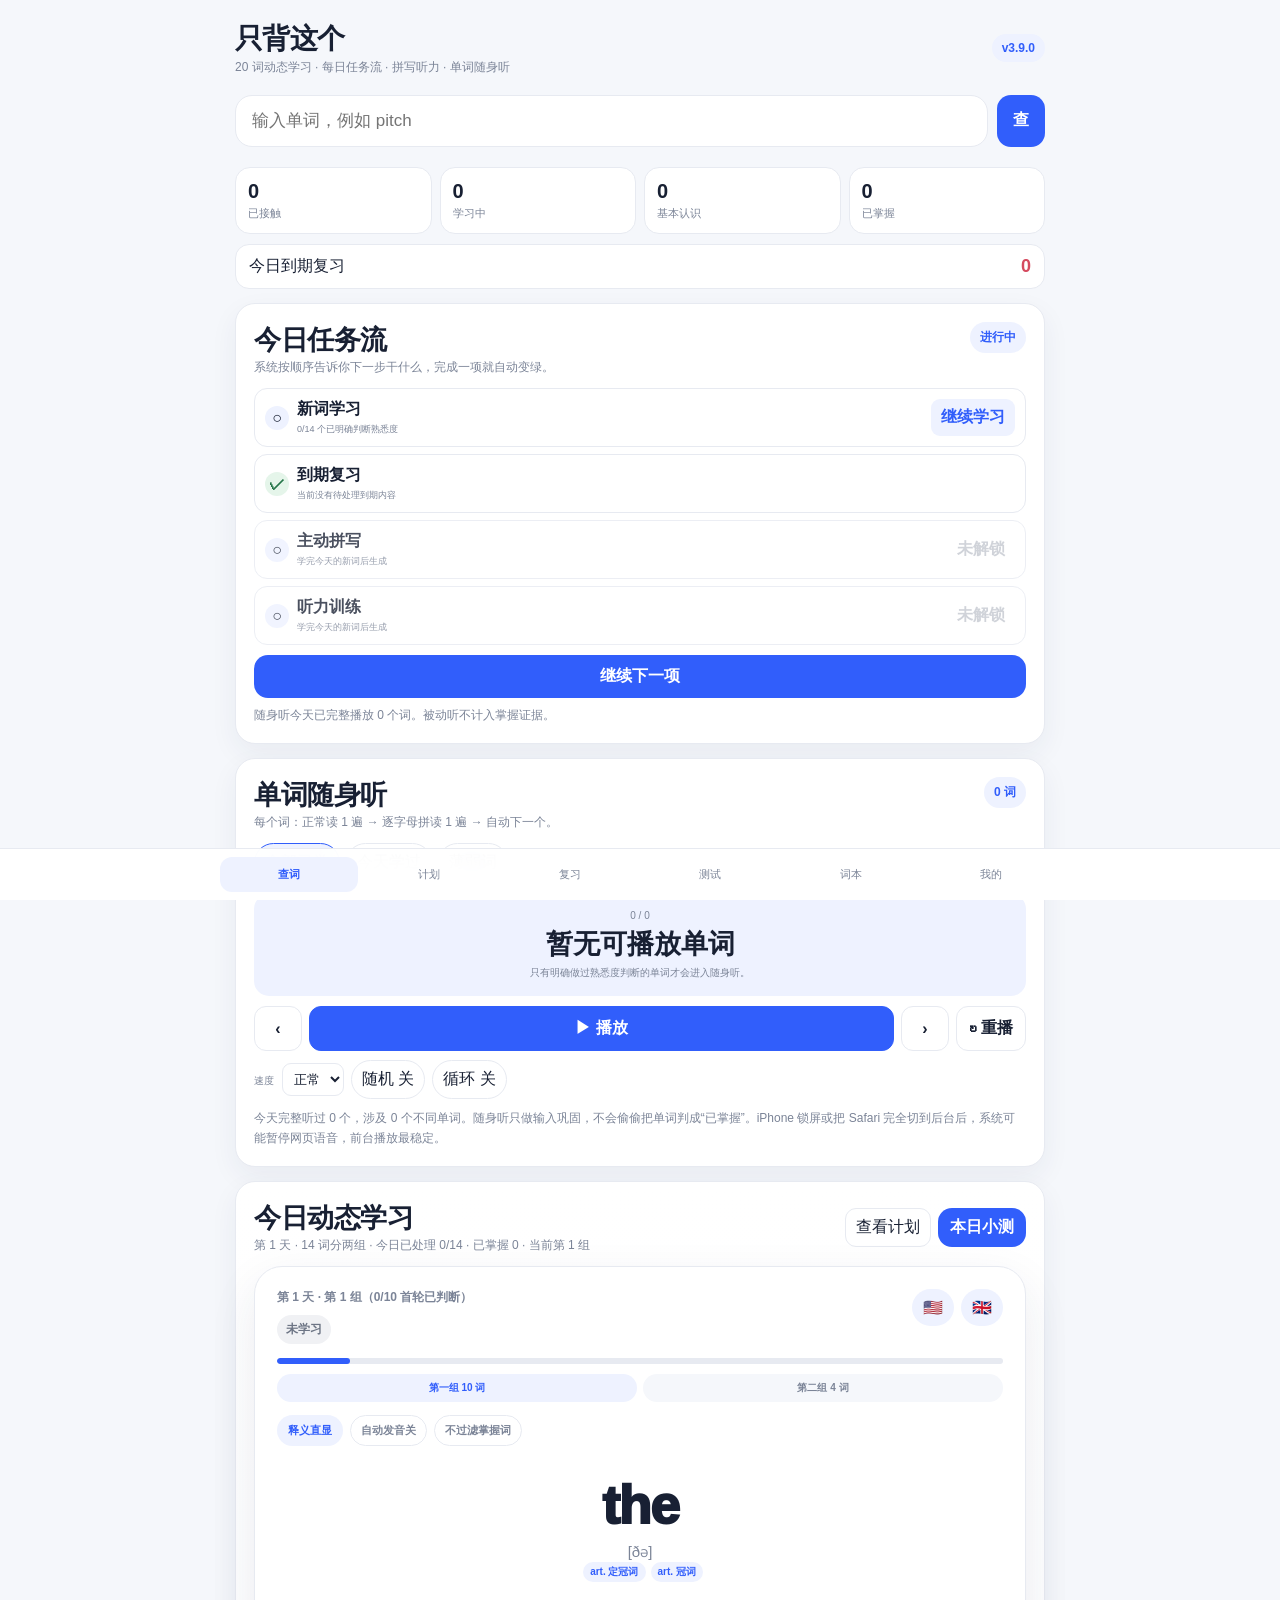
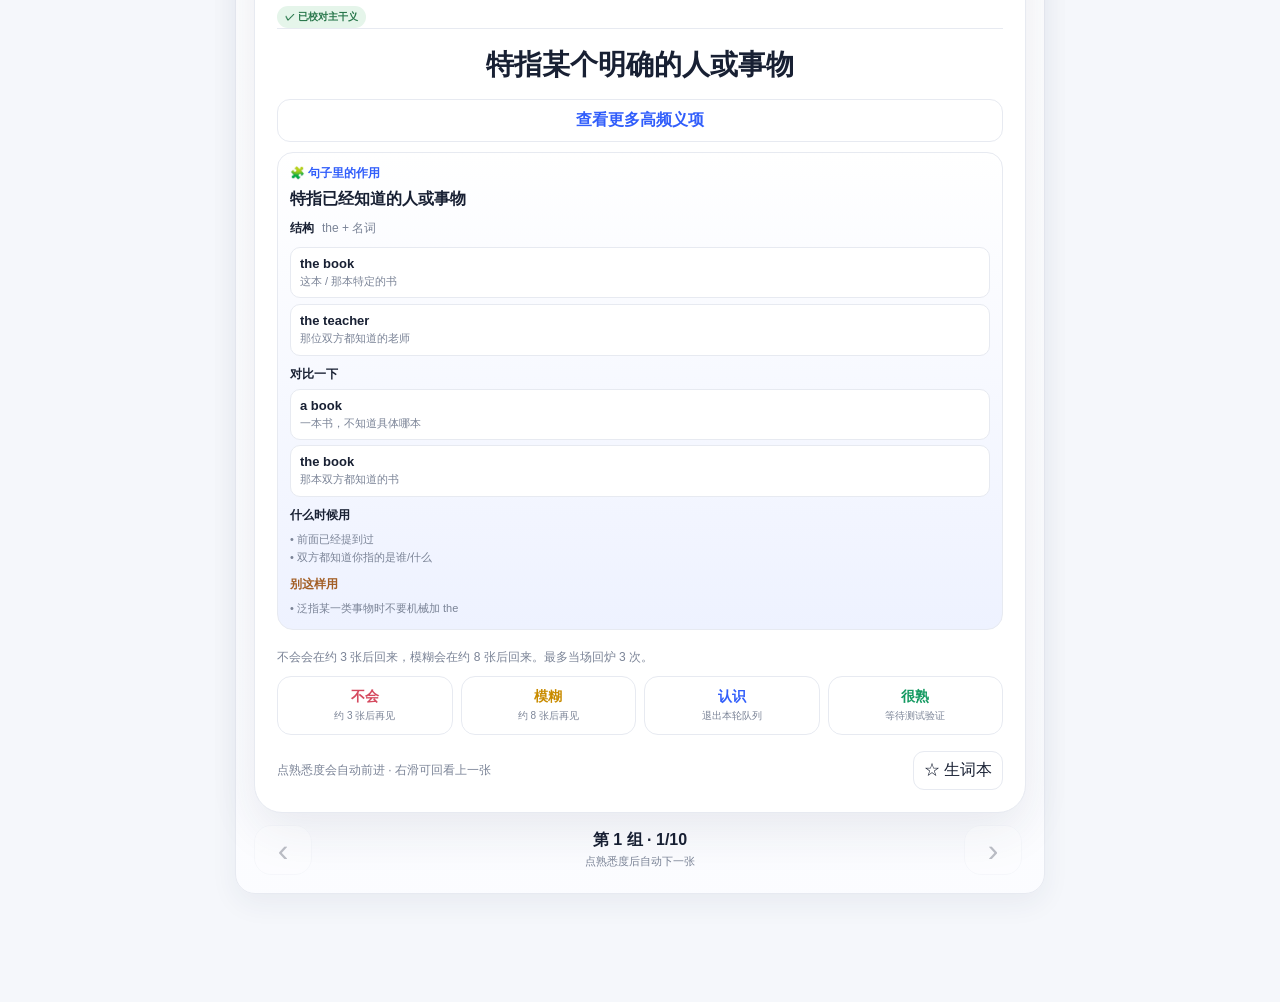
<file: english-tool/index.html>
<!doctype html>
<html lang="zh-CN">
<head>
<meta charset="utf-8">
<meta name="viewport" content="width=device-width,initial-scale=1,viewport-fit=cover">
<meta name="theme-color" content="#f5f7fb">
<meta name="apple-mobile-web-app-capable" content="yes">
<meta name="apple-mobile-web-app-title" content="只背这个">
<meta http-equiv="Cache-Control" content="no-cache, no-store, must-revalidate">
<title>只背这个 · CET-4 学习系统</title>
<link rel="manifest" href="manifest.webmanifest?v=48">
<link rel="stylesheet" href="unified.css?v=48">
<link rel="stylesheet" href="study.css?v=48">
</head>
<body>
<div class="app">
  <header class="top"><div><div class="brand">只背这个</div><div class="sub">20 词动态学习 · 每日任务流 · 拼写听力 · 单词随身听</div></div><div class="tag">v3.9.0</div></header>

  <section id="searchPage">
    <div class="search"><input id="q" placeholder="输入单词，例如 pitch" autocomplete="off" autocapitalize="none"><button class="primary" id="go">查</button></div>
    <div class="quick" id="quick"></div>
    <div id="result"></div>
    <div class="stats status-stats"><div class="stat"><b id="touched">0</b><span>已接触</span></div><div class="stat"><b id="learning">0</b><span>学习中</span></div><div class="stat"><b id="familiar">0</b><span>基本认识</span></div><div class="stat"><b id="mastered">0</b><span>已掌握</span></div></div>
    <button class="due-banner" id="dueBanner"><span>今日到期复习</span><b id="due">0</b></button>
    <div id="homeStudySection" class="home-study card">
      <div class="head wrap"><div><div class="section-head">今日动态学习</div><div id="homeStudyMeta" class="small">正在载入今天的单词…</div></div><div class="button-group"><button class="secondary" id="homeStudyPlan">查看计划</button><button class="secondary" id="homeStudyToday">回到今天</button><button class="primary compact" id="homeStudyQuiz">本日小测</button></div></div>
      <div id="homeStudyCardWrap" class="study-card-wrap" aria-live="polite"></div>
      <div class="study-nav"><button class="study-arrow" id="homeStudyPrev" aria-label="上一个单词">‹</button><div><b id="homeStudyCounter">0 / 0</b><span id="homeStudyHint">点熟悉度后自动进入下一张</span></div><button class="study-arrow" id="homeStudyNext" aria-label="下一个单词">›</button></div>
    </div>
  </section>

  <section id="planPage" class="hidden">
    <div class="card"><div class="head wrap"><div><div class="section-head">180 天单词计划</div><div id="planMeta" class="small">正在载入本地基础词表与 CET-4 词表…</div></div><div class="daybox"><button class="secondary" id="prevDay">‹</button><input id="dayInput" type="number" min="1" max="180" value="1"><button class="secondary" id="nextDay">›</button></div></div><div class="progress"><span id="bar"></span></div><div id="progressText" class="small"></div><div class="tabs"><button id="todayBtn" class="active">今天</button><button data-jump="1">第1天</button><button data-jump="31">第31天</button><button data-jump="91">第91天</button><button data-jump="180">第180天</button></div></div>
    <div id="planListPanel" class="card"><div class="head wrap"><div><span id="stage" class="badge"></span><div id="daySummary" class="small space-top"></div></div><div class="button-group"><button class="secondary" id="learnNext">用动态卡片学这一天</button><button class="primary compact" id="quizDay">今日小测</button></div></div><div class="legend"><span><i class="status-dot unseen"></i>未学习</span><span><i class="status-dot learning"></i>学习中</span><span><i class="status-dot familiar"></i>基本认识</span><span><i class="status-dot mastered"></i>已掌握</span></div><div id="dayWords"></div></div>
  </section>

  <section id="reviewPage" class="hidden"><div class="card"><div class="head wrap"><div><div class="section-head">今日复习</div><div class="small">单词到期 + 句子错因 + 掌握验证 + 拼写弱词 + 听力弱词都会进入这里。系统优先修真正影响掌握的证据缺口。</div></div><button class="primary compact" id="startReview">开始复习</button></div><div id="reviewList"></div></div></section>
  <section id="testPage" class="hidden"><div class="card" id="testCard"><div class="section-head">快速测验</div><div class="small">默认从已接触单词中抽题。现在还可以直接做主动拼写、听音辨词和听写。</div><div class="button-group space-top"><button class="primary" id="startMixedTest">开始 10 题</button><button class="secondary" id="startWeakTest">专测薄弱词</button></div></div></section>
  <section id="bookPage" class="hidden"><div class="card"><div class="head wrap"><div><div class="section-head">词本</div><div class="small">上面是你收藏的生词，下面可以按词类、阶段和掌握状态浏览整个词库。</div></div></div><div id="bookList"></div></div></section>
  <section id="myPage" class="hidden">
    <div class="card"><div class="section-head">我的学习</div><div class="stats"><div class="stat"><b id="myTouched">0</b><span>已接触</span></div><div class="stat"><b id="myQuiz">0</b><span>累计测试</span></div><div class="stat"><b id="myAccuracy">0%</b><span>测试正确率</span></div><div class="stat"><b id="myDays">0</b><span>学习天数</span></div></div><div class="title">掌握判定</div><div class="explain-grid"><div><span class="state-pill learning">学习中</span><p>看过或测试过，但证据还少，或者刚刚答错。</p></div><div><span class="state-pill familiar">基本认识</span><p>至少跨 2 天答对、连续答对并保持较高正确率。</p></div><div><span class="state-pill mastered">已掌握</span><p>至少 4 次答对、3 个不同日期答对、连续答对 ≥3，且首次到最近正确间隔至少 6 天。</p></div></div><div class="tip">“今日是否学过”和“长期是否掌握”完全分开。拼写、听辨、听写、随身听也分别记录，被动播放不会冒充掌握证据。</div></div>
    <div class="card"><div class="section-head">数据</div><div class="button-group space-top"><button class="secondary" id="exportBtn">导出学习数据</button><label class="secondary file-label">导入学习数据<input id="importFile" type="file" accept=".json"></label></div></div>
  </section>
</div>
<div id="bootFail" class="hidden" style="position:fixed;left:16px;right:16px;bottom:86px;z-index:99;padding:13px 14px;border:1px solid #e4bcbc;background:#fff7f7;border-radius:14px;font-size:12px;line-height:1.6;color:#7a2f2f">页面资源没有完整载入。请到“我的 → 系统状态”查看诊断，或执行安全重载。</div>
<div class="nav"><div class="navin"><button class="active" data-page="searchPage">查词</button><button data-page="planPage">计划</button><button data-page="reviewPage">复习</button><button data-page="testPage">测试</button><button data-page="bookPage">词本</button><button data-page="myPage">我的</button></div></div>
<div class="toast" id="toast"></div>
<script src="preload.js?v=48"></script><script src="unified.js?v=48"></script><script src="search-core.js?v=48"></script><script src="study.js?v=48"></script><script src="lexicon-core.js?v=48"></script><script src="quiz-core.js?v=48"></script><script src="learning-core.js?v=48"></script><script src="practice-core.js?v=48"></script><script src="skills-core.js?v=48"></script><script src="routine-core.js?v=48"></script><script src="routine-actions-v45.js?v=48"></script><script src="integrity-v47.js?v=48"></script><script src="lexical-quality-v48.js?v=48"></script><script>setTimeout(function(){if(!window.__ZBZ_READY__){var x=document.getElementById('bootFail');if(x)x.classList.remove('hidden')}},12000)</script>
</body>
</html>
</file>
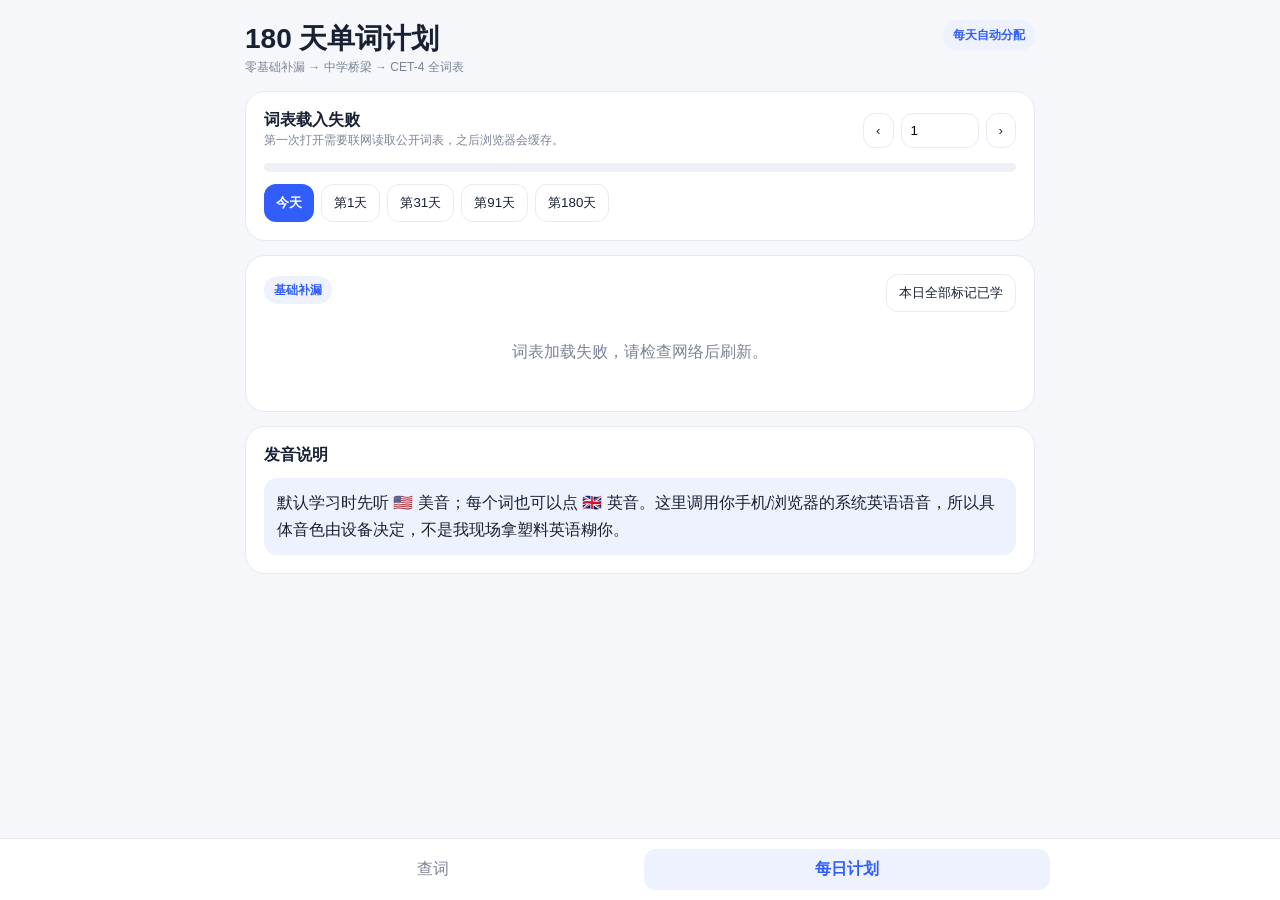
<file: english-tool/plan.html>
<!doctype html>
<html lang="zh-CN">
<head>
<meta charset="utf-8">
<meta name="viewport" content="width=device-width,initial-scale=1,viewport-fit=cover">
<title>只背这个 · 180天计划</title>
<style>
:root{--bg:#f5f7fb;--card:#fff;--text:#182033;--muted:#7b8497;--line:#e7eaf1;--blue:#315efb;--green:#159a62;--soft:#eef2ff}*{box-sizing:border-box}body{margin:0;background:var(--bg);color:var(--text);font-family:-apple-system,BlinkMacSystemFont,"Segoe UI","PingFang SC","Microsoft YaHei",sans-serif}.app{max-width:820px;margin:auto;padding:20px 15px 90px}.top{display:flex;justify-content:space-between;align-items:flex-start;gap:12px}.brand{font-size:28px;font-weight:900}.sub,.small{font-size:12px;color:var(--muted);line-height:1.6}.tag,.stage{background:var(--soft);color:var(--blue);padding:7px 10px;border-radius:999px;font-size:12px;font-weight:800}.card{background:var(--card);border:1px solid var(--line);border-radius:20px;padding:18px;margin-top:14px}.head{display:flex;justify-content:space-between;gap:12px;align-items:center;flex-wrap:wrap}.dayctl{display:flex;gap:7px;align-items:center}.dayctl input{width:78px;border:1px solid var(--line);border-radius:12px;padding:9px}.btn{border:1px solid var(--line);background:#fff;color:var(--text);border-radius:12px;padding:9px 12px}.primary{border:0;background:var(--blue);color:#fff;font-weight:800}.progress{height:9px;background:#edf0f5;border-radius:99px;overflow:hidden;margin:13px 0 5px}.progress span{display:block;height:100%;background:var(--blue)}.row{display:flex;justify-content:space-between;gap:10px;align-items:center;padding:12px 0;border-top:1px solid var(--line)}.row:first-child{border-top:0}.word{font-size:17px;font-weight:850}.mean{font-size:12px;color:var(--muted);margin-top:3px;line-height:1.5}.acts{display:flex;gap:6px}.acts button{border:1px solid var(--line);background:#fff;border-radius:10px;padding:7px 9px}.done{opacity:.45}.done .word{text-decoration:line-through}.tabs{display:flex;gap:7px;overflow:auto;margin-top:12px}.tabs button{white-space:nowrap}.nav{position:fixed;left:0;right:0;bottom:0;background:rgba(255,255,255,.96);border-top:1px solid var(--line);padding:10px 15px calc(env(safe-area-inset-bottom) + 10px)}.navin{max-width:820px;margin:auto;display:flex;gap:8px}.nav a{flex:1;text-decoration:none;text-align:center;padding:10px;border-radius:12px;color:var(--muted)}.nav a.on{background:var(--soft);color:var(--blue);font-weight:800}.empty{text-align:center;color:var(--muted);padding:30px}.notice{background:var(--soft);padding:12px 13px;border-radius:13px;line-height:1.65;margin-top:12px}@media(max-width:520px){.row{align-items:flex-start}.acts{flex-direction:column}}
</style>
</head>
<body>
<div class="app">
<div class="top"><div><div class="brand">180 天单词计划</div><div class="sub">零基础补漏 → 中学桥梁 → CET-4 全词表</div></div><div class="tag">每天自动分配</div></div>
<div class="card">
<div class="head"><div><b id="title">正在载入词表…</b><div id="meta" class="small">第一次打开需要联网读取公开词表，之后浏览器会缓存。</div></div><div class="dayctl"><button class="btn" id="prev">‹</button><input id="day" type="number" min="1" max="180" value="1"><button class="btn" id="next">›</button></div></div>
<div class="progress"><span id="bar" style="width:0%"></span></div><div id="prog" class="small"></div>
<div class="tabs"><button class="btn primary" id="today">今天</button><button class="btn jump" data-d="1">第1天</button><button class="btn jump" data-d="31">第31天</button><button class="btn jump" data-d="91">第91天</button><button class="btn jump" data-d="180">第180天</button></div>
</div>
<div class="card">
<div class="head"><div><span id="stage" class="stage">基础补漏</span><div id="summary" class="small" style="margin-top:7px"></div></div><button class="btn" id="allDone">本日全部标记已学</button></div>
<div id="list"><div class="empty">词表载入中…</div></div>
</div>
<div class="card"><b>发音说明</b><div class="notice">默认学习时先听 🇺🇸 美音；每个词也可以点 🇬🇧 英音。这里调用你手机/浏览器的系统英语语音，所以具体音色由设备决定，不是我现场拿塑料英语糊你。</div></div>
</div>
<div class="nav"><div class="navin"><a href="./index.html">查词</a><a class="on" href="./plan.html">每日计划</a></div></div>
<script>
const U1='https://raw.githubusercontent.com/mahavivo/english-wordlists/master/%E5%B0%8F%E5%AD%A6%E8%8B%B1%E8%AF%AD%E5%A4%A7%E7%BA%B2%E8%AF%8D%E6%B1%87.txt';
const U2='https://raw.githubusercontent.com/mahavivo/english-wordlists/master/%E4%B8%AD%E8%80%83%E8%8B%B1%E8%AF%AD%E8%AF%8D%E6%B1%87%E8%A1%A8.txt';
const U3='https://raw.githubusercontent.com/mahavivo/english-wordlists/master/CET4_edited.txt';
let S;try{S=JSON.parse(localStorage.getItem('zbz-plan-180')||'{}')}catch(e){S={}};S.done=S.done||{};S.start=S.start||new Date().toLocaleDateString('en-CA');let L={a:[],b:[],c:[],map:{},raw:{}};let D=1;
function save(){try{localStorage.setItem('zbz-plan-180',JSON.stringify(S))}catch(e){}}
function esc(s){return String(s||'').replace(/[&<>"']/g,m=>({'&':'&amp;','<':'&lt;','>':'&gt;','"':'&quot;',"'":'&#39;'}[m]))}
function simple(t){return t.split(/\r?\n/).map(x=>x.replace(/^\uFEFF/,'').trim().toLowerCase()).filter(x=>/^[a-z][a-z.'-]*$/.test(x)).map(w=>({w,p:'',m:''}))}
function lex(t){let a=[];for(let line of t.split(/\r?\n/)){line=line.replace(/^\uFEFF/,'').trim();if(!line||/^[A-Z]$/.test(line))continue;let z=line.match(/^([A-Za-z][A-Za-z.'-]*)/);if(!z)continue;let w=z[1].toLowerCase(),r=line.slice(z[1].length).trim(),p='';let q=r.match(/^\[([^\]]+)\]/);if(q){p=q[0];r=r.slice(q[0].length).trim()}a.push({w,p,m:r})}let s=new Set;return a.filter(x=>!s.has(x.w)&&s.add(x.w))}
async function txt(u,k){let ck='zbz-lex-'+k;try{let v=localStorage.getItem(ck);if(v)return v}catch(e){}let r=await fetch(u);if(!r.ok)throw 0;let t=await r.text();try{localStorage.setItem(ck,t)}catch(e){}return t}
async function load(){try{let [x,y,z]=await Promise.all([txt(U1,'p'),txt(U2,'m'),txt(U3,'c')]);let a=simple(x),m=lex(y),c=lex(z),map={};[...c,...m,...a].forEach(v=>{if(!map[v.w])map[v.w]=v;else{if(!map[v.w].m&&v.m)map[v.w].m=v.m;if(!map[v.w].p&&v.p)map[v.w].p=v.p}});let A=new Set(a.map(v=>v.w)),B=new Set(m.map(v=>v.w));L={a,b:m.filter(v=>!A.has(v.w)),c:c.filter(v=>!A.has(v.w)&&!B.has(v.w)),map,raw:{p:a.length,m:m.length,c:c.length}};document.getElementById('meta').textContent=`零基础源词 ${a.length} · 中学源词 ${m.length} · CET-4 源词 ${c.length}；重复词自动去掉。`;setDay(todayDay())}catch(e){document.getElementById('list').innerHTML='<div class="empty">词表加载失败，请检查网络后刷新。</div>';document.getElementById('title').textContent='词表载入失败'}}
function part(a,d,n){let s=Math.floor(a.length*(d-1)/n),e=Math.floor(a.length*d/n);return a.slice(s,e)}
function words(d){return d<=30?part(L.a,d,30):d<=90?part(L.b,d-30,60):part(L.c,d-90,90)}
function info(d){return d<=30?['零基础补漏','小学基础词']:d<=90?['中学桥梁','中学词（去掉前阶段重复）']:['CET-4 主体','剩余四级词（去掉前两阶段重复）']}
function todayDay(){let a=new Date(S.start+'T00:00:00'),b=new Date();a.setHours(0,0,0,0);b.setHours(0,0,0,0);return Math.max(1,Math.min(180,Math.floor((b-a)/86400000)+1))}
function setDay(d){D=Math.max(1,Math.min(180,Number(d)||1));document.getElementById('day').value=D;if(!L.map||!Object.keys(L.map).length)return;let w=words(D),i=info(D),done=S.done[D]||{},n=w.filter(x=>done[x.w]).length;document.getElementById('title').textContent=`第 ${D} 天`;document.getElementById('stage').textContent=i[0];document.getElementById('summary').textContent=`${i[1]} · 今天 ${w.length} 个新词`;document.getElementById('bar').style.width=(w.length?n/w.length*100:0)+'%';document.getElementById('prog').textContent=`已完成 ${n} / ${w.length}`;document.getElementById('list').innerHTML=w.map((x,k)=>{let v=L.map[x.w]||x,dd=!!done[x.w];return `<div class="row ${dd?'done':''}"><div style="min-width:0"><div class="word">${k+1}. ${esc(x.w)}</div><div class="mean">${esc(v.p)} ${esc(v.m)}</div></div><div class="acts"><button onclick="speak('${esc(x.w)}','en-US')">🇺🇸</button><button onclick="speak('${esc(x.w)}','en-GB')">🇬🇧</button><button onclick="done(${D},'${esc(x.w)}')">${dd?'撤销':'已学'}</button></div></div>`}).join('')||'<div class="empty">这一天没有新词。</div>'}
function done(d,w){S.done[d]=S.done[d]||{};if(S.done[d][w])delete S.done[d][w];else S.done[d][w]=1;save();setDay(d)}
function speak(w,l){if(!('speechSynthesis'in window))return; speechSynthesis.cancel();let u=new SpeechSynthesisUtterance(w);u.lang=l;u.rate=.82;speechSynthesis.speak(u)}
document.getElementById('prev').onclick=()=>setDay(D-1);document.getElementById('next').onclick=()=>setDay(D+1);document.getElementById('day').onchange=e=>setDay(e.target.value);document.getElementById('today').onclick=()=>setDay(todayDay());document.querySelectorAll('.jump').forEach(b=>b.onclick=()=>setDay(b.dataset.d));document.getElementById('allDone').onclick=()=>{let w=words(D);S.done[D]=S.done[D]||{};w.forEach(x=>S.done[D][x.w]=1);save();setDay(D)};load();
</script>
</body>
</html>
</file>
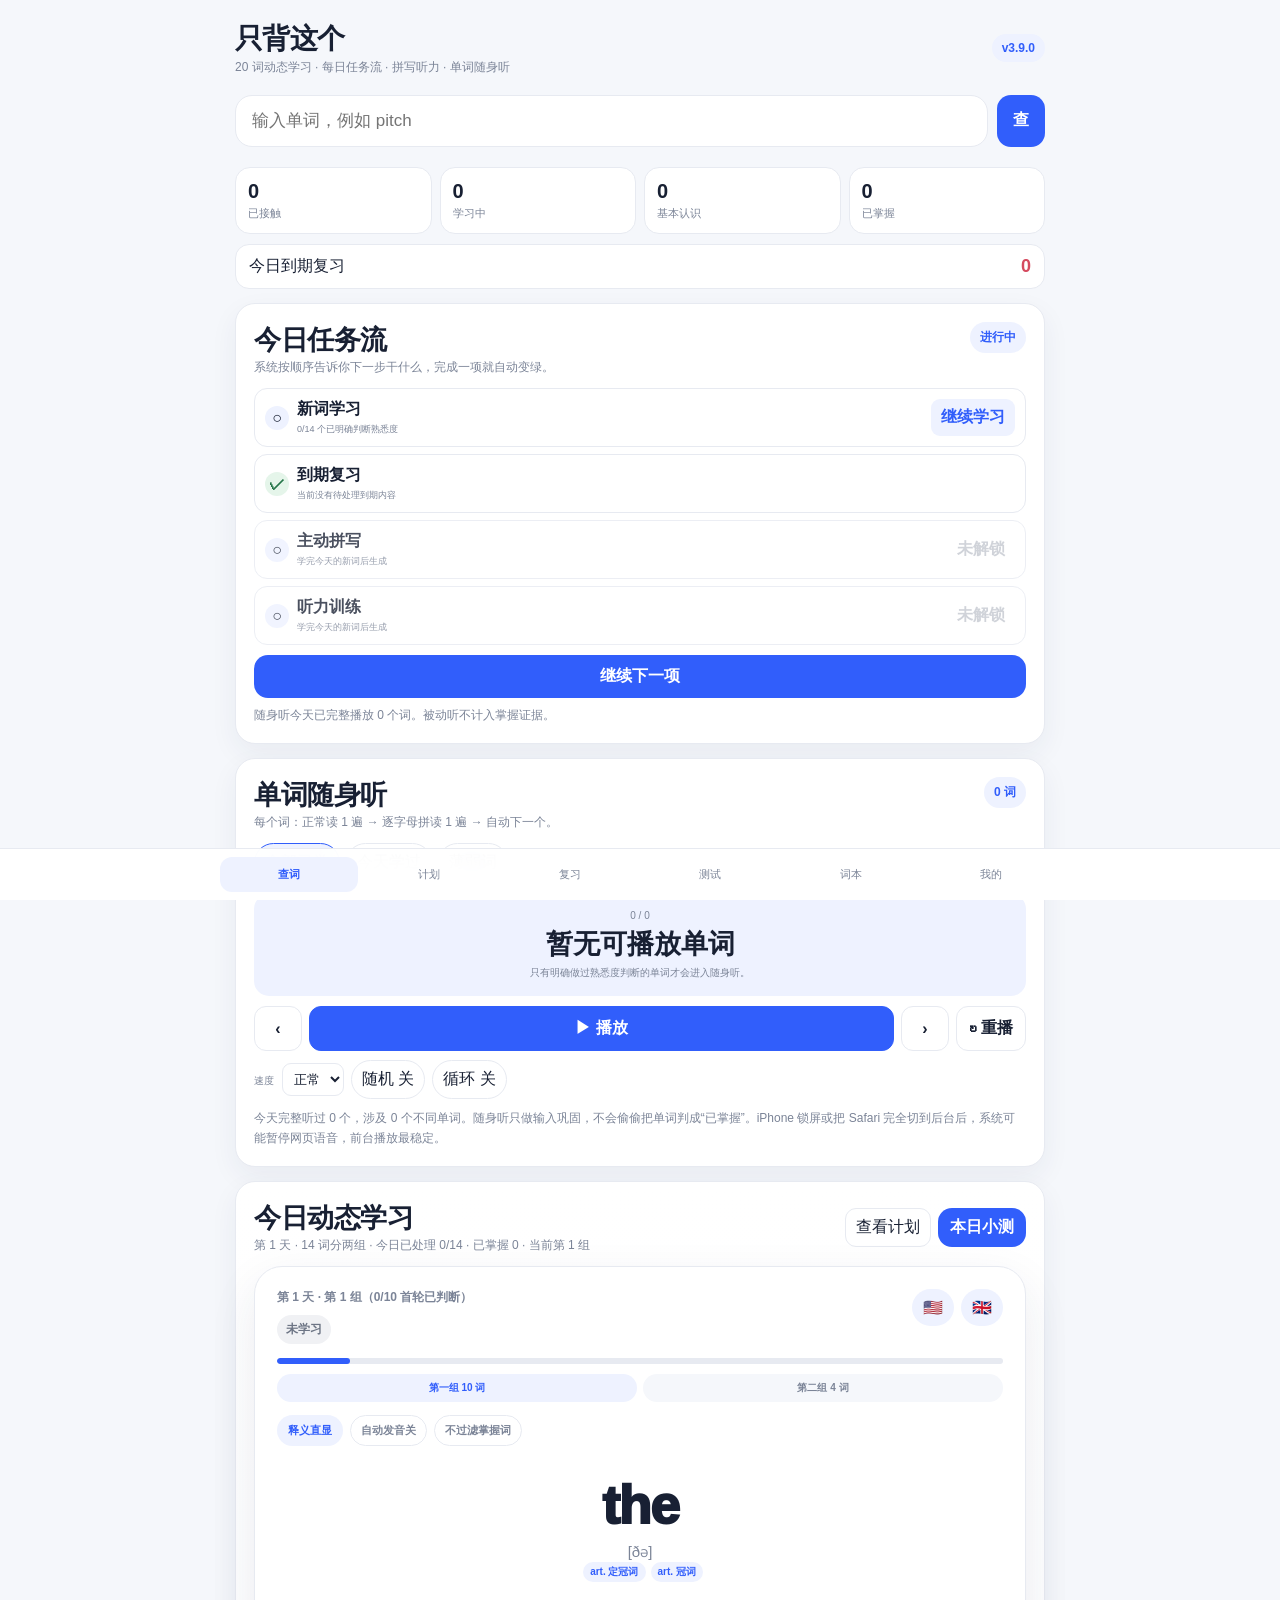
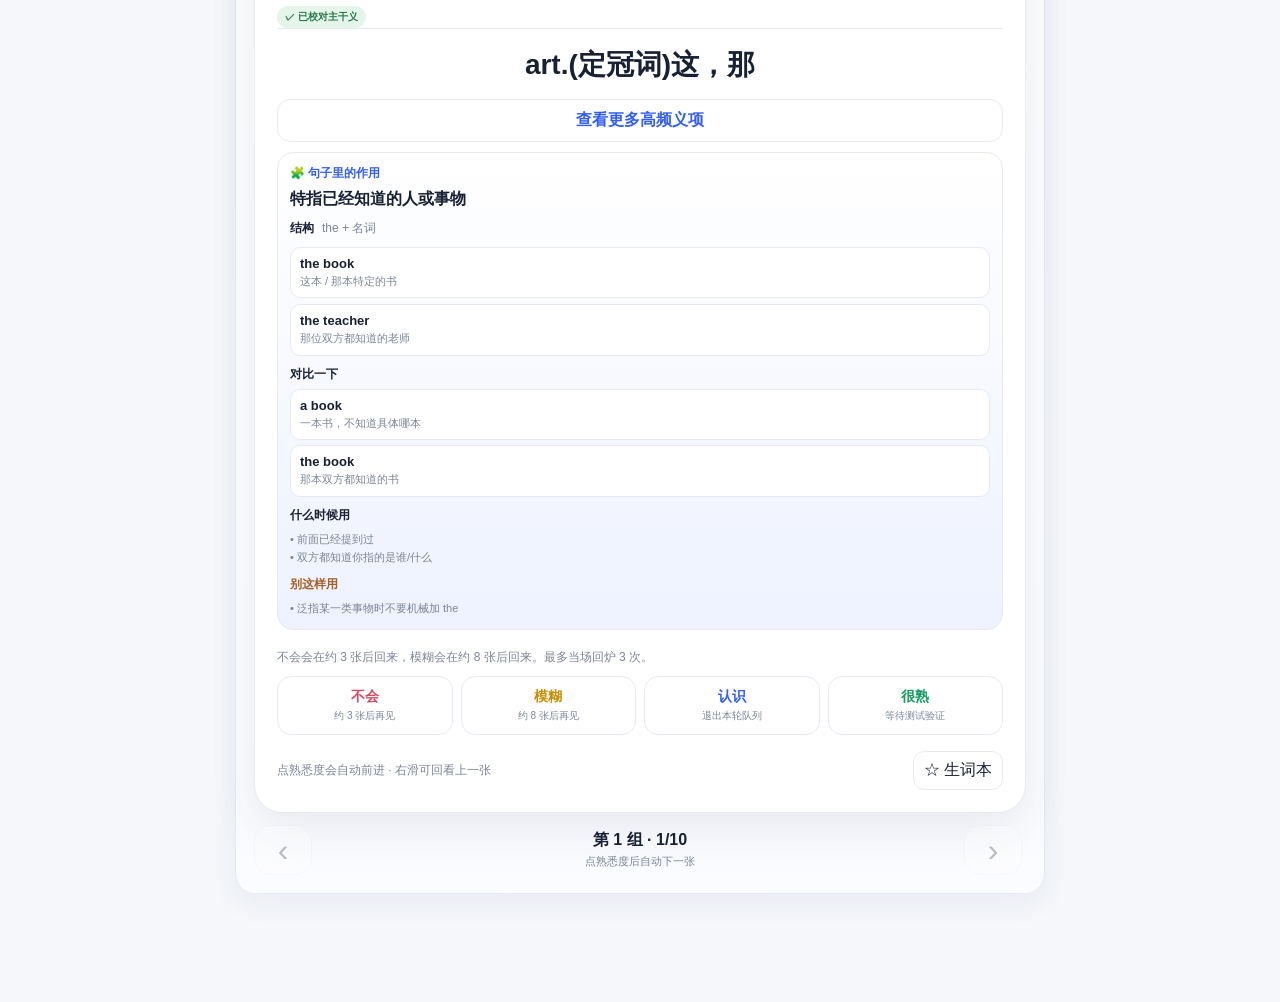
<file: english-tool/unified.html>
<!doctype html><html lang="zh-CN"><head><meta charset="utf-8"><meta name="viewport" content="width=device-width,initial-scale=1"><meta http-equiv="cache-control" content="no-cache,no-store,must-revalidate"><title>只背这个</title><script>location.replace('./?v=48'+location.hash)</script></head><body><p>正在打开最新版「只背这个」… <a href="./?v=48">点这里进入</a></p></body></html>
</file>
<file: english-tool/unified.css>
:root{
  --bg:#f5f7fb;--card:#fff;--text:#182033;--muted:#7b8497;--line:#e7eaf1;
  --blue:#315efb;--green:#159a62;--yellow:#c98c00;--red:#d54a5f;--soft:#eef2ff;
  --shadow:0 10px 28px rgba(31,45,77,.06)
}
*{box-sizing:border-box}
html,body{margin:0;min-height:100%;background:var(--bg);color:var(--text);font-family:-apple-system,BlinkMacSystemFont,"Segoe UI","PingFang SC","Microsoft YaHei",sans-serif}
button,input,label{font:inherit}
button{cursor:pointer}
.app{max-width:840px;margin:auto;padding:20px 15px 108px}
.top,.row,.wordtop,.head{display:flex;justify-content:space-between;gap:10px;align-items:center}
.wrap{flex-wrap:wrap}
.brand{font-size:28px;font-weight:900;letter-spacing:-.6px}
.sub,.small,.muted{font-size:12px;color:var(--muted);line-height:1.55}
.tag,.badge{background:var(--soft);color:var(--blue);padding:7px 10px;border-radius:999px;font-size:12px;font-weight:800}
.card{background:var(--card);border:1px solid var(--line);border-radius:20px;padding:18px;margin-top:13px;box-shadow:var(--shadow)}
.section-head{font-size:27px;font-weight:900;letter-spacing:-.5px}
.search{display:flex;gap:9px;margin:18px 0 10px}
.search input{flex:1;min-width:0;border:1px solid var(--line);background:#fff;border-radius:17px;padding:15px 16px;font-size:17px;outline:none}
.search input:focus{border-color:#a4b3fb}
.primary,.secondary,.voice,.chip,.row button,.nav button,.quiz-option{font:inherit}
.primary{border:0;background:var(--blue);color:#fff;border-radius:14px;padding:11px 16px;font-weight:800}
.primary.compact{padding:8px 12px}
.secondary,.row button{border:1px solid var(--line);background:#fff;color:var(--text);border-radius:11px;padding:8px 10px}
.voice{border:0;background:var(--soft);color:var(--blue);border-radius:999px;padding:9px 11px;font-weight:800}
.quick,.voices,.tabs,.button-group,.legend{display:flex;gap:7px;overflow:auto}
.button-group{flex-wrap:wrap;overflow:visible}
.chip,.tabs button{border:1px solid var(--line);background:#fff;color:var(--muted);border-radius:999px;padding:9px 12px;white-space:nowrap}
.tabs button.active{background:var(--soft);color:var(--blue);border-color:transparent;font-weight:800}
.stats{display:grid;grid-template-columns:repeat(4,1fr);gap:8px;margin:10px 0}
.stat{background:#fff;border:1px solid var(--line);border-radius:15px;padding:12px}
.stat b{display:block;font-size:20px}.stat span{font-size:11px;color:var(--muted)}
.due-banner{width:100%;border:0;background:#fff;border:1px solid var(--line);border-radius:14px;padding:11px 13px;display:flex;justify-content:space-between;align-items:center;color:var(--text)}
.due-banner b{color:var(--red);font-size:18px}
.word{font-size:38px;font-weight:900}.phon{color:var(--muted);margin-top:4px}
.wordtop{align-items:flex-start}
.title{font-weight:850;margin:18px 0 7px}
.meaning{padding:12px 0;border-top:1px solid var(--line);line-height:1.55}.meaning:first-of-type{border-top:0}.meaning b{font-size:16px}.meaning .phrase{color:var(--blue);font-weight:800;margin-top:5px}.example{margin-top:7px;line-height:1.5}.translation{color:var(--muted);margin-top:3px}
.tip{background:var(--soft);border-radius:13px;padding:12px 13px;line-height:1.6;margin-top:12px}
.warning{background:#fff4f5;border-radius:13px;padding:12px 13px;line-height:1.6;margin-top:12px}
.actions{display:grid;grid-template-columns:repeat(4,1fr);gap:7px;margin-top:13px}.actions button{border:1px solid var(--line);background:#fff;border-radius:11px;padding:10px 4px}.actions button:nth-child(1){color:var(--red)}.actions button:nth-child(2){color:var(--yellow)}.actions button:nth-child(3){color:var(--blue)}.actions button:nth-child(4){color:var(--green)}
.row{padding:12px 0;border-top:1px solid var(--line);align-items:flex-start}.row:first-child{border-top:0}.rowword{font-size:17px;font-weight:850}.row-main{min-width:0;flex:1;cursor:pointer}.row-actions{display:flex;gap:6px;flex-shrink:0}
.progress{height:9px;background:#edf0f5;border-radius:999px;overflow:hidden;margin:12px 0 6px}.progress span{display:block;height:100%;background:var(--blue)}
.daybox{display:flex;gap:7px;align-items:center}.daybox input{width:74px;border:1px solid var(--line);border-radius:10px;padding:8px}
.empty{text-align:center;color:var(--muted);padding:25px 8px}.empty strong{display:block;color:var(--text);font-size:19px;margin-bottom:5px}
.hidden{display:none!important}
.space-top{margin-top:9px}
.legend{padding:12px 0 2px;flex-wrap:wrap;color:var(--muted);font-size:12px}
.legend span{display:flex;align-items:center;gap:5px}
.status-dot{width:9px;height:9px;border-radius:50%;display:inline-block}
.status-dot.unseen{background:#c9ced8}.status-dot.learning{background:var(--red)}.status-dot.familiar{background:var(--yellow)}.status-dot.mastered{background:var(--green)}
.state-pill{display:inline-flex;align-items:center;border-radius:999px;padding:5px 9px;font-size:12px;font-weight:850}
.state-pill.unseen{background:#f0f1f4;color:#6d7585}.state-pill.learning{background:#fff0f2;color:var(--red)}.state-pill.familiar{background:#fff7df;color:#9a6d00}.state-pill.mastered{background:#eaf8f1;color:var(--green)}
.evidence{display:grid;grid-template-columns:repeat(4,1fr);gap:7px;margin-top:10px}.evidence div{border:1px solid var(--line);border-radius:12px;padding:9px}.evidence b{display:block;font-size:16px}.evidence span{font-size:10px;color:var(--muted)}
.quiz-head{display:flex;justify-content:space-between;align-items:center;gap:10px}
.quiz-word{font-size:36px;font-weight:900;margin:18px 0 6px}.quiz-prompt{font-size:13px;color:var(--muted);margin-bottom:14px}.quiz-options{display:grid;gap:9px}.quiz-option{text-align:left;border:1px solid var(--line);background:#fff;color:var(--text);border-radius:14px;padding:13px 14px}.quiz-option.correct{border-color:var(--green);background:#eefaf4}.quiz-option.wrong{border-color:var(--red);background:#fff1f3}.quiz-option:disabled{opacity:.9}.quiz-feedback{margin-top:12px;font-size:13px;line-height:1.6}
.explain-grid{display:grid;grid-template-columns:repeat(3,1fr);gap:8px}.explain-grid>div{border:1px solid var(--line);border-radius:14px;padding:12px}.explain-grid p{font-size:12px;color:var(--muted);line-height:1.55;margin:8px 0 0}
.file-label{display:inline-flex;align-items:center;cursor:pointer}.file-label input{display:none}
.nav{position:fixed;left:0;right:0;bottom:0;background:rgba(255,255,255,.96);border-top:1px solid var(--line);padding:8px 8px calc(env(safe-area-inset-bottom) + 8px);z-index:20;backdrop-filter:blur(14px)}
.navin{max-width:840px;margin:auto;display:grid;grid-template-columns:repeat(6,1fr);gap:3px}.nav button{border:0;background:transparent;color:var(--muted);padding:10px 2px;border-radius:12px;font-size:11px}.nav button.active{background:var(--soft);color:var(--blue);font-weight:800}
.toast{position:fixed;left:50%;bottom:92px;transform:translateX(-50%);background:#151923;color:#fff;padding:10px 13px;border-radius:999px;font-size:13px;opacity:0;pointer-events:none;transition:.2s;z-index:50;max-width:90%;text-align:center}.toast.show{opacity:1}
@media(max-width:620px){
  .stats{grid-template-columns:repeat(2,1fr)}
  .actions{grid-template-columns:repeat(2,1fr)}
  .word{font-size:34px}.section-head{font-size:25px}
  .row{gap:6px}.row-actions{flex-direction:column}
  .evidence{grid-template-columns:repeat(2,1fr)}
  .explain-grid{grid-template-columns:1fr}
}
@media(prefers-color-scheme:dark){
  :root{--bg:#0e1118;--card:#171b24;--text:#f0f3f8;--muted:#98a2b5;--line:#2a303d;--soft:#202a47;--shadow:none}
  .search input,.stat,.due-banner,.secondary,.row button,.chip,.tabs button,.actions button,.quiz-option{background:var(--card);color:var(--text)}
  .warning{background:#2a1b20}
}
</file>
<file: english-tool/study.css>
.home-study{margin-top:14px;background:linear-gradient(180deg,var(--card),color-mix(in srgb,var(--soft) 22%,var(--card)))}
.home-study .head{margin-bottom:4px}.home-study .button-group{justify-content:flex-end}
.study-card-wrap{margin-top:12px;touch-action:pan-y;user-select:none;-webkit-user-select:none}
.study-flashcard{position:relative;min-height:520px;background:var(--card);border:1px solid var(--line);border-radius:28px;padding:22px;box-shadow:0 18px 48px rgba(31,45,77,.09);overflow:hidden;transition:transform .16s ease,opacity .16s ease}
.study-flashcard.slide-left{transform:translateX(-34px);opacity:.38}.study-flashcard.slide-right{transform:translateX(34px);opacity:.38}
.study-top{display:flex;justify-content:space-between;gap:12px;align-items:flex-start}.study-day{font-size:12px;color:var(--muted);font-weight:800}
.study-progress{height:6px;background:var(--line);border-radius:999px;overflow:hidden;margin-top:14px}.study-progress span{display:block;height:100%;background:var(--blue);border-radius:999px}
.study-tools{display:flex;gap:7px;overflow:auto;margin:13px 0 2px;padding-bottom:2px}.study-tool{border:1px solid var(--line);background:var(--card);color:var(--muted);border-radius:999px;padding:7px 10px;white-space:nowrap;font-size:11px;font-weight:800}.study-tool.active{background:var(--soft);color:var(--blue);border-color:transparent}
.study-word-zone{text-align:center;padding:24px 6px 16px}.study-word{font-size:54px;font-weight:950;letter-spacing:-1.5px;word-break:break-word}.study-phon{font-size:15px;color:var(--muted);margin-top:7px}
.study-answer{border-top:1px solid var(--line);padding-top:16px}.study-core-block{text-align:center}.study-core-meaning{font-size:28px;font-weight:900;line-height:1.42}.study-core-phrase{color:var(--blue);font-weight:850;margin-top:9px}.study-core-example{font-size:14px;line-height:1.55;margin-top:8px}.study-core-translation{font-size:13px;line-height:1.55;color:var(--muted);margin-top:3px}
.study-more-btn{display:block;width:100%;margin-top:14px;border:1px solid var(--line);background:var(--card);color:var(--blue);border-radius:13px;padding:10px;font-weight:800}.study-more-panel{margin-top:10px;background:color-mix(in srgb,var(--soft) 40%,var(--card));border-radius:16px;padding:12px}.study-more-item{padding:10px 0;border-top:1px solid var(--line)}.study-more-item:first-child{border-top:0}.study-more-item b{font-size:16px}.study-more-tag{display:inline-block;margin-right:7px;padding:3px 7px;border-radius:999px;font-size:10px;font-weight:850}.study-more-tag.must{background:rgba(21,154,98,.1);color:var(--green)}.study-more-tag.rec{background:rgba(201,140,0,.1);color:var(--yellow)}.study-skip{margin-top:9px;padding:11px 12px;border-radius:13px;background:rgba(213,74,95,.08);font-size:12px;line-height:1.65}.study-inline-note{margin-top:8px}
.study-recall-cover{min-height:185px;display:flex;flex-direction:column;align-items:center;justify-content:center;text-align:center;border-top:1px solid var(--line);color:var(--muted);line-height:1.7}.study-recall-cover b{font-size:19px;color:var(--text);margin-bottom:5px}.study-recall-cover span{font-size:12px}
.study-rate-block{margin-top:18px}.study-rate-grid{display:grid;grid-template-columns:repeat(4,1fr);gap:8px;margin-top:9px}.study-rate-grid button{border:1px solid var(--line);background:var(--card);border-radius:14px;padding:11px 6px}.study-rate-grid button b{display:block;font-size:14px}.study-rate-grid button span{display:block;font-size:10px;color:var(--muted);margin-top:3px}.study-rate-grid .rate0 b{color:var(--red)}.study-rate-grid .rate1 b{color:var(--yellow)}.study-rate-grid .rate2 b{color:var(--blue)}.study-rate-grid .rate3 b{color:var(--green)}
.study-foot{display:flex;justify-content:space-between;gap:10px;align-items:center;margin-top:16px}.study-foot>.small{flex:1}
.study-nav{display:grid;grid-template-columns:62px 1fr 62px;align-items:center;gap:12px;margin-top:12px}.study-nav>div{text-align:center}.study-nav b{display:block;font-size:16px}.study-nav span{display:block;color:var(--muted);font-size:11px;margin-top:3px}.study-arrow{width:58px;height:50px;border:1px solid var(--line);background:var(--card);color:var(--text);border-radius:17px;font-size:32px;line-height:1}.study-arrow:disabled{opacity:.28}
.study-loading{min-height:260px;display:flex;flex-direction:column;align-items:center;justify-content:center;text-align:center;color:var(--muted);border:1px dashed var(--line);border-radius:22px}.study-loading b{color:var(--text);font-size:17px;margin-bottom:5px}.study-loading span{font-size:12px}
.study-finish{min-height:390px;display:flex;flex-direction:column;align-items:center;justify-content:center;text-align:center;border:1px solid var(--line);border-radius:26px;background:var(--card);padding:22px}.study-finish-icon{width:62px;height:62px;border-radius:50%;display:grid;place-items:center;background:rgba(21,154,98,.1);color:var(--green);font-size:30px;font-weight:900}.study-finish-title{font-size:26px;font-weight:900;margin-top:14px}.study-finish-sub{color:var(--muted);margin-top:6px}.study-finish-actions{margin-top:18px;justify-content:center;flex-wrap:wrap}
.plan-word-card{border-top:1px solid var(--line)}.plan-word-card:first-child{border-top:0}.plan-word-card.expanded{background:color-mix(in srgb,var(--soft) 24%,var(--card));border-radius:14px;margin:5px -6px;padding:0 6px}.plan-word-card .row{border-top:0}.plan-inline-detail{padding:0 8px 14px 8px}.plan-inline-meaning{font-size:19px;font-weight:850;line-height:1.55;padding:11px 12px;background:var(--card);border:1px solid var(--line);border-radius:13px}.plan-inline-extra{margin-top:8px}.plan-inline-actions{display:grid;grid-template-columns:repeat(4,1fr);gap:7px;margin-top:10px}.plan-inline-actions button{border:1px solid var(--line);background:var(--card);border-radius:11px;padding:9px 4px}.plan-inline-actions button:nth-child(1){color:var(--red)}.plan-inline-actions button:nth-child(2){color:var(--yellow)}.plan-inline-actions button:nth-child(3){color:var(--blue)}.plan-inline-actions button:nth-child(4){color:var(--green)}
@media(max-width:620px){.home-study .head{align-items:flex-start}.home-study .button-group{width:100%;justify-content:flex-start}.study-flashcard{min-height:500px;padding:17px;border-radius:23px}.study-word{font-size:46px}.study-core-meaning{font-size:24px}.study-nav{grid-template-columns:54px 1fr 54px}.study-arrow{width:52px;height:48px}.study-foot{align-items:flex-start;flex-direction:column}.study-foot button{width:100%}.study-rate-grid{grid-template-columns:repeat(2,1fr)}.plan-inline-actions{grid-template-columns:repeat(2,1fr)}}
@media(prefers-color-scheme:dark){.study-flashcard,.study-arrow,.study-finish{background:var(--card)}}
</file>
